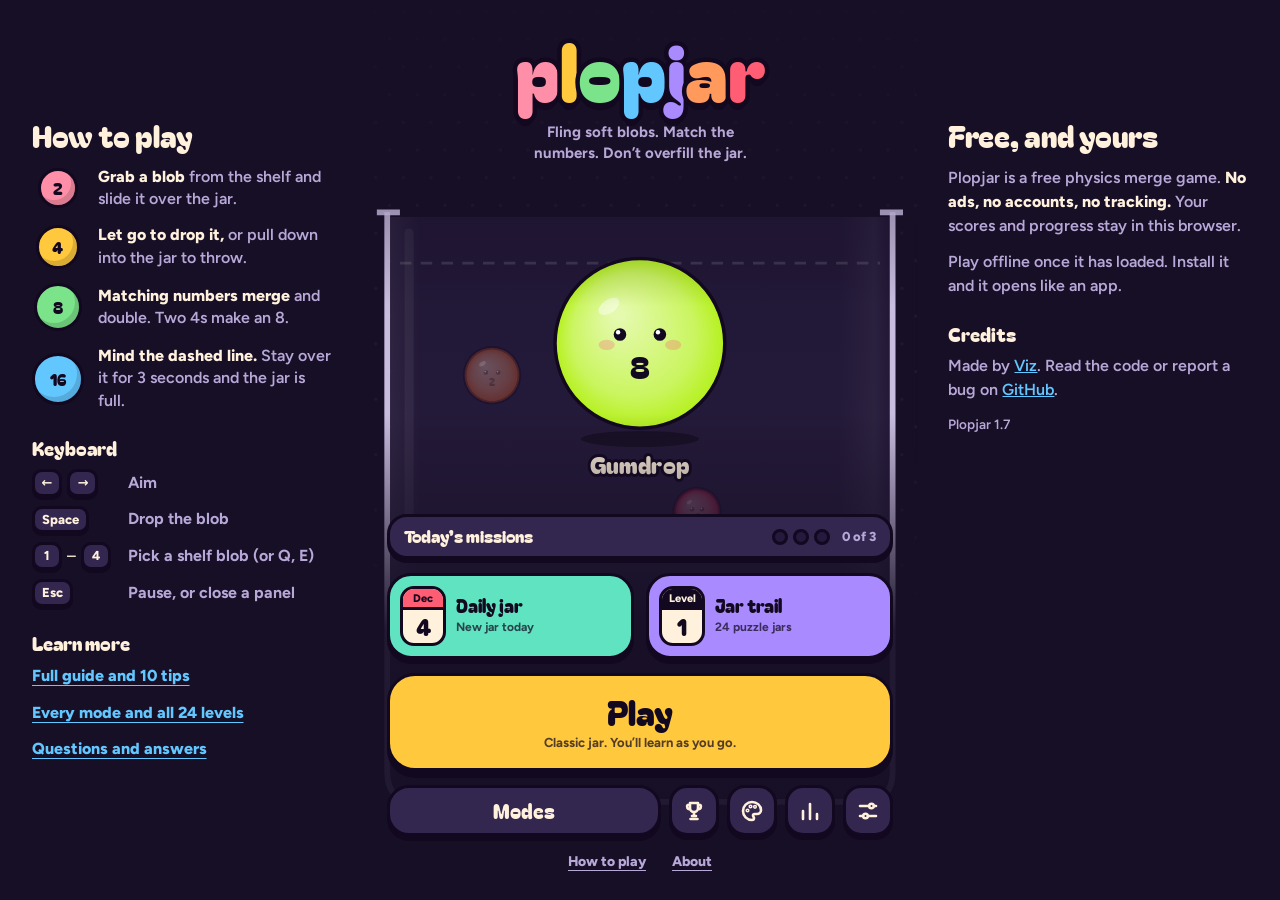
<file: index.html>
<!doctype html>
<html lang="en">
<head>
<meta charset="utf-8">
<meta name="viewport" content="width=device-width,initial-scale=1,viewport-fit=cover">
<meta name="theme-color" content="#170F26">
<meta name="apple-mobile-web-app-capable" content="yes">
<meta name="mobile-web-app-capable" content="yes">
<meta name="apple-mobile-web-app-title" content="Plopjar">
<meta name="apple-mobile-web-app-status-bar-style" content="black-translucent">
<title>Plopjar: Free Number Merge Game in Your Browser, No Ads</title>
<meta name="description" content="Free physics merge game in your browser. Fling squishy number blobs into a jar and merge matches to double them. Six modes, daily jar, 24 puzzles. No ads.">
<meta name="robots" content="index,follow,max-image-preview:large">
<meta name="color-scheme" content="dark">
<link rel="canonical" href="https://plopjar.viztf.lol/">
<meta name="author" content="Viz">
<meta property="og:type" content="website">
<meta property="og:site_name" content="Plopjar">
<meta property="og:locale" content="en_US">
<meta property="og:title" content="Plopjar – Fling squishy blobs, merge matching numbers">
<meta property="og:description" content="A free physics merge game in your browser. Six modes, a daily jar and 24 puzzles. Works offline, no ads, no sign-up.">
<meta property="og:url" content="https://plopjar.viztf.lol/">
<meta property="og:image" content="https://plopjar.viztf.lol/og-image.png">
<meta property="og:image:type" content="image/png">
<meta property="og:image:width" content="1200">
<meta property="og:image:height" content="630">
<meta property="og:image:alt" content="Plopjar: fling squishy blobs, merge matching numbers. Free in your browser, works offline, no ads">
<meta name="twitter:card" content="summary_large_image">
<meta name="twitter:title" content="Plopjar – Fling squishy blobs, merge matching numbers">
<meta name="twitter:description" content="A free physics merge game in your browser. Six modes, a daily jar and 24 puzzles. Works offline, no ads, no sign-up.">
<meta name="twitter:image" content="https://plopjar.viztf.lol/og-image.png">
<meta name="twitter:image:alt" content="Plopjar: fling squishy blobs, merge matching numbers. Free in your browser, works offline, no ads">
<link rel="alternate" type="text/plain" href="/llms.txt" title="Plopjar summary for AI assistants">
<script type="application/ld+json">
{"@context":"https://schema.org","@graph":[
{"@type":"WebSite","@id":"https://plopjar.viztf.lol/#website","url":"https://plopjar.viztf.lol/","name":"Plopjar","inLanguage":"en",
"description":"A free physics merge puzzle game you play in your browser.","publisher":{"@id":"https://viztf.lol/#person"}},
{"@type":"Person","@id":"https://viztf.lol/#person","name":"Viz","url":"https://viztf.lol","jobTitle":"Freelance Web Designer & Developer","sameAs":["https://github.com/viztfxyz"]},
{"@type":["VideoGame","WebApplication"],"@id":"https://plopjar.viztf.lol/#game","name":"Plopjar","url":"https://plopjar.viztf.lol/",
"description":"Plopjar is a free physics merge puzzle game for the browser. Fling squishy numbered blobs into a glass jar; two matching blobs merge into one worth double. Six modes (Classic, Slim, Threes, Sprint, Zen, Chaos), a daily jar that is the same for every player, 24 puzzle levels, daily missions, 29 achievements and 8 themes. Works offline, with no ads, accounts or tracking.",
"image":["https://plopjar.viztf.lol/og-image.png","https://plopjar.viztf.lol/icon-512.png"],
"screenshot":["https://plopjar.viztf.lol/img/play.webp","https://plopjar.viztf.lol/img/slim.webp","https://plopjar.viztf.lol/img/threes.webp","https://plopjar.viztf.lol/shot-wide.png"],
"author":{"@id":"https://viztf.lol/#person"},"creator":{"@id":"https://viztf.lol/#person"},"publisher":{"@id":"https://viztf.lol/#person"},
"isPartOf":{"@id":"https://plopjar.viztf.lol/#website"},
"applicationCategory":"GameApplication","applicationSubCategory":"Puzzle game","genre":["Puzzle","Casual","Merge game","Physics game"],
"gamePlatform":["Web browser","iOS","Android","Windows","macOS","Linux","ChromeOS"],"operatingSystem":"Any",
"browserRequirements":"Requires JavaScript and HTML5 canvas","softwareVersion":"1.7","playMode":"SinglePlayer","numberOfPlayers":{"@type":"QuantitativeValue","value":1},
"inLanguage":"en","isAccessibleForFree":true,
"featureList":["Six game modes: Classic, Slim, Threes, Sprint, Zen and Chaos","Daily jar, the same for every player","24 puzzle levels with three-star ratings","Three daily missions","29 achievements and 8 unlockable themes","Combos up to x5, Shake and Pop power-ups, rainbow wildcard blobs","Game replays at up to 8x speed","Works offline as an installable web app","No ads, no accounts, no tracking"],
"offers":{"@type":"Offer","price":"0","priceCurrency":"USD","availability":"https://schema.org/InStock"},
"subjectOf":[{"@id":"https://plopjar.viztf.lol/how-to-play/#article"},{"@id":"https://plopjar.viztf.lol/game-modes/#article"},{"@id":"https://plopjar.viztf.lol/faq/#faq"}]}
]}
</script>
<link rel="manifest" href="manifest.webmanifest">
<link rel="icon" href="icon.svg" type="image/svg+xml">
<link rel="apple-touch-icon" href="icon-180.png">
<link rel="preload" href="fonts/bagel-fat-one-latin.woff2" as="font" type="font/woff2" crossorigin>
<link rel="preload" href="fonts/figtree-latin.woff2" as="font" type="font/woff2" crossorigin>
<style>
/* fonts are self-hosted so no visitor data goes to a third party (both SIL Open Font License) */
@font-face{font-family:"Bagel Fat One";font-style:normal;font-weight:400;font-display:swap;src:url(fonts/bagel-fat-one-latin.woff2) format("woff2")}
@font-face{font-family:Figtree;font-style:normal;font-weight:300 900;font-display:swap;src:url(fonts/figtree-latin.woff2) format("woff2")}
:root{
  --bg:#170F26; --sheet:#251A3D; --well:#33264F; --ink:#12081F; --cream:#FFF1DC; --mute:#B8A8D8;
  --yolk:#FFC83D; --sky:#63C7FF; --grape:#A98BFF; --cherry:#FF5D73; --mint:#5FE3C0;
  --d:"Bagel Fat One",ui-rounded,system-ui,sans-serif; --b:Figtree,ui-rounded,system-ui,sans-serif;
}
*{box-sizing:border-box;-webkit-tap-highlight-color:transparent}
[hidden]{display:none!important}
.screen,.sheet .card{zoom:var(--z,1)}
html,body{margin:0;height:100%;overscroll-behavior:none;background:var(--bg);color:var(--cream);overflow:hidden;touch-action:none;user-select:none;-webkit-user-select:none;
  font:500 16px/1.4 var(--b);transition:background .4s}
#wrap{position:relative;margin:0 auto;overflow:hidden}
canvas{display:block;width:100%;height:100%;cursor:crosshair}
button{font:inherit;color:inherit;cursor:pointer;-webkit-appearance:none;appearance:none}
button:focus-visible,input:focus-visible{outline:3px solid var(--cream);outline-offset:3px}
svg.i{width:24px;height:24px;stroke:currentColor;fill:none;stroke-width:2.6;stroke-linecap:round;stroke-linejoin:round;flex:none}

/* ---------- squishy buttons: same ink-outline language as the blobs ---------- */
.gum{--c:var(--yolk);display:block;border:3px solid var(--ink);background:var(--c);color:var(--ink);border-radius:22px;padding:13px 18px;
  font:400 20px/1.05 var(--d);box-shadow:0 5px 0 var(--ink);transition:transform .1s cubic-bezier(.3,1.7,.5,1),box-shadow .1s;text-align:center}
.gum:active{transform:translateY(4px) scale(1.03,.95);box-shadow:0 1px 0 var(--ink)}
.gum small{display:block;font:700 13px/1.2 var(--b);opacity:.72;margin-top:5px}
.gum.big{width:100%;font-size:34px;padding:18px;border-radius:28px;box-shadow:0 7px 0 var(--ink)}
.gum.big:active{transform:translateY(6px) scale(1.03,.94);box-shadow:0 1px 0 var(--ink)}
.gum.soft{--c:var(--well);color:var(--cream)}
.ib{width:54px;height:54px;flex:none;display:grid;place-items:center;padding:0;border:3px solid var(--ink);border-radius:18px;background:var(--well);color:var(--cream);
  box-shadow:0 4px 0 var(--ink);transition:transform .1s,box-shadow .1s}
.ib:active{transform:translateY(3px);box-shadow:0 1px 0 var(--ink)}
.ib[aria-pressed=false]{color:var(--mute)}
.ib[aria-pressed=false] svg{opacity:.5}
.row{display:flex;gap:12px;align-items:stretch}
.row>.gum{flex:1;min-width:0}

/* ---------- in-game pause ---------- */
#pauseBtn{position:absolute;top:calc(var(--s,1)*20px);left:calc(var(--s,1)*18px);width:calc(var(--s,1)*48px);height:auto;aspect-ratio:1;border-radius:16px;display:none;z-index:4}

/* ---------- main menu ---------- */
.screen{position:absolute;inset:0;display:none;flex-direction:column;padding:30px 24px 22px}
.screen.on{display:flex}
#menu{background:linear-gradient(to bottom,color-mix(in srgb,var(--bg) 82%,transparent) 0%,transparent 34%,transparent 46%,color-mix(in srgb,var(--bg) 94%,transparent) 70%)}
.logo{margin:0;display:flex;justify-content:center;font:400 78px/1 var(--d);letter-spacing:-.01em;cursor:pointer}
.logo span{display:inline-block;color:var(--c);-webkit-text-stroke:9px var(--ink);paint-order:stroke fill;text-shadow:0 7px 0 var(--ink);transform-origin:50% 92%}
.logo span.sq{animation:squish .62s cubic-bezier(.3,1.6,.5,1)}
@keyframes squish{0%{transform:none}22%{transform:scale(1.28,.7)}52%{transform:translateY(-10px) scale(.88,1.16)}100%{transform:none}}
.tag{margin:14px auto 0;max-width:30ch;text-align:center;color:var(--mute);font-weight:700;font-size:15px}
.foot{margin-top:auto;display:flex;flex-direction:column;gap:14px}
.daily{display:flex;align-items:center;gap:14px;width:100%;text-align:left;border:3px solid var(--ink);border-radius:24px;background:var(--mint);color:var(--ink);
  padding:12px 16px 12px 12px;box-shadow:0 5px 0 var(--ink);transition:transform .1s cubic-bezier(.3,1.7,.5,1),box-shadow .1s}
.daily:active{transform:translateY(4px) scale(1.02,.96);box-shadow:0 1px 0 var(--ink)}
.cal{width:52px;flex:none;border:3px solid var(--ink);border-radius:14px;background:var(--cream);overflow:hidden;text-align:center;line-height:1}
.cal small{display:block;background:var(--cherry);color:var(--ink);font:800 11px/1 var(--b);padding:4px 0 3px;border-bottom:3px solid var(--ink)}
.cal b{display:block;font:400 22px/1 var(--d);padding:5px 0 6px}
.daily .t{flex:1;min-width:0}
.daily .t b{display:block;font:400 21px/1.1 var(--d)}
.daily .t small{display:block;font-weight:700;font-size:13px;opacity:.72;margin-top:3px}
.daily .stk{font:400 15px/1.1 var(--d);text-align:right;white-space:nowrap}
.daily .stk:empty{display:none}
.tools{display:flex;gap:8px}
.tools .gum{flex:1;min-width:0;padding:12px 8px}
.tools .ib{width:50px;height:auto;min-height:50px}

/* ---------- bottom sheets ---------- */
.sheet{position:absolute;inset:0;display:none;flex-direction:column;justify-content:flex-end;background:rgba(10,4,20,.5);z-index:6}
.sheet.on{display:flex}
.sheet.clear{background:transparent;pointer-events:none}
.sheet.clear .card{pointer-events:auto}
.card{background:var(--sheet);border:3px solid var(--ink);border-bottom:0;border-radius:32px 32px 0 0;padding:12px 22px 22px;
  max-height:90%;overflow-y:auto;touch-action:pan-y;animation:up .34s cubic-bezier(.2,1.15,.3,1);box-shadow:0 -6px 0 rgba(0,0,0,.18)}
.card .handle{height:30px;margin:-12px -22px 4px;display:grid;place-items:center;touch-action:none;cursor:grab}
.card .handle::before{content:"";width:46px;height:6px;border-radius:3px;background:var(--well)}
#splash{position:absolute;inset:0;z-index:50;display:grid;place-items:center;align-content:center;gap:18px;background:var(--bg);transition:opacity .45s ease}
#splash.gone{opacity:0;pointer-events:none}
#splash .dots{display:flex;gap:8px}#splash .dots i{width:12px;height:12px;border-radius:50%;border:3px solid var(--ink);background:var(--yolk);animation:hop .9s ease-in-out infinite}
#splash .dots i:nth-child(2){background:var(--sky);animation-delay:.15s}#splash .dots i:nth-child(3){background:var(--cherry);animation-delay:.3s}
@keyframes hop{0%,100%{transform:translateY(0) scale(1,1)}40%{transform:translateY(-10px) scale(.9,1.1)}60%{transform:translateY(0) scale(1.2,.8)}}
.lvhead{display:flex;align-items:center;gap:16px;margin:4px 0 14px}
.lvhead img{width:84px;height:84px;flex:none}
.lvhead .goal{font:400 26px/1.1 var(--d)}
.chips{display:flex;flex-wrap:wrap;gap:8px;margin:0 0 14px}
.chip{border:3px solid var(--ink);border-radius:99px;padding:5px 11px;font-weight:800;font-size:13px;background:var(--well)}
.chip.tw{background:#FF9A5C;color:var(--ink)}
.parline{display:grid;gap:6px;margin:0 0 16px}
.parline div{display:flex;align-items:center;gap:10px;font-weight:800;color:var(--mute)}
.parline .stars{margin:0;gap:2px;justify-content:flex-start}
.parline .stars i{width:16px;height:16px}
.parline .stars i.on{background:var(--yolk)}
.ver{margin:16px 0 0;text-align:center;color:#6E5F92;font-weight:700;font-size:12px}
@keyframes up{from{transform:translateY(105%)}}
.card h2{margin:0;font:400 32px/1.05 var(--d)}
.lede{margin:6px 0 18px;color:var(--mute);font-weight:700;font-size:14px}
.card .done{margin-top:18px;width:100%}

.modes{display:grid;gap:12px}
.mode{display:flex;align-items:center;gap:14px;width:100%;text-align:left;border:3px solid var(--ink);border-radius:22px;background:var(--c);color:var(--ink);
  padding:12px 16px 12px 12px;box-shadow:0 5px 0 var(--ink);transition:transform .1s cubic-bezier(.3,1.7,.5,1),box-shadow .1s}
.mode:active{transform:translateY(4px) scale(1.02,.96);box-shadow:0 1px 0 var(--ink)}
.mode svg{width:42px;height:42px;flex:none}
.mode .t{flex:1;min-width:0}
.mode .t b{display:block;font:400 21px/1.1 var(--d)}
.mode .t small{display:block;font-weight:700;font-size:13px;line-height:1.3;opacity:.74;margin-top:2px}
.mode .pb{text-align:right;font:400 18px/1 var(--d);white-space:nowrap}
.mode .pb small{display:block;font:800 11px/1 var(--b);opacity:.6;margin-top:4px}
.linkbtn{display:block;margin:18px auto 0;background:none;border:0;color:var(--mute);font-weight:800;font-size:15px;text-decoration:underline;text-underline-offset:4px;padding:6px}

.tiles{display:grid;grid-template-columns:repeat(auto-fit,minmax(118px,1fr));gap:10px}
.tile{background:var(--well);border:3px solid var(--ink);border-radius:18px;padding:12px 10px;text-align:center}
.tile b{display:block;font:400 24px/1.1 var(--d)}
.tile small{display:block;color:var(--mute);font-weight:700;font-size:12.5px;margin-top:3px}

.achs{display:grid;gap:10px}
.ach{display:flex;gap:12px;align-items:center;padding:10px 12px;border-radius:18px;background:var(--well);border:3px solid var(--ink)}
.coin{width:40px;height:40px;flex:none;display:grid;place-items:center;border-radius:50%;border:3px solid var(--ink);background:transparent;color:var(--mute)}
.ach.got .coin{background:var(--c);color:var(--ink);box-shadow:0 3px 0 var(--ink)}
.ach .coin svg{width:20px;height:20px}
.ach b{display:block;font:400 17px/1.15 var(--d)}
.ach small{display:block;color:var(--mute);font-weight:700;font-size:12.5px;line-height:1.3}
.ach:not(.got) b{color:var(--mute)}

.themes{display:grid;grid-template-columns:1fr 1fr;gap:12px}
.th{text-align:left;padding:10px;border-radius:20px;border:3px solid var(--ink);background:var(--well);box-shadow:0 4px 0 var(--ink)}
.th .jm{display:flex;flex-wrap:wrap;align-content:flex-end;justify-content:center;gap:3px;height:70px;padding:8px;border-radius:12px;border:3px solid var(--ink);background:var(--tb);margin-bottom:8px}
.th .jm i{width:20px;height:20px;border-radius:50%;border:2px solid var(--ink)}
.th .jm i:nth-child(2n){width:15px;height:15px}
.th b{display:block;font:400 17px/1.1 var(--d)}
.th small{display:block;color:var(--mute);font-weight:700;font-size:12px;margin-top:2px}
.th.sel{border-color:var(--yolk);box-shadow:0 4px 0 var(--yolk)}
.th.lock{opacity:.5}

.tog{display:flex;justify-content:space-between;align-items:center;gap:12px;padding:14px 2px;border-bottom:3px solid var(--well);font-weight:800}
.tog:last-of-type{border-bottom:0}
.tog input{appearance:none;-webkit-appearance:none;width:56px;height:32px;flex:none;border:3px solid var(--ink);border-radius:20px;background:var(--well);position:relative;cursor:pointer;transition:background .15s;margin:0}
.tog input::after{content:"";position:absolute;top:2px;left:2px;width:22px;height:22px;border-radius:50%;background:var(--mute);border:2px solid var(--ink);box-sizing:border-box;transition:transform .18s cubic-bezier(.3,1.6,.5,1),background .15s}
.tog input:checked{background:var(--mint)}
.tog input:checked::after{transform:translateX(24px);background:var(--cream)}

.help h3{margin:18px 0 6px;font:400 20px/1.1 var(--d);color:var(--cream)}
.help p{margin:0 0 12px;color:var(--mute);font-weight:600;line-height:1.5}
.help b{color:var(--cream);font-weight:800}
.help .guides a,a.linkbtn{color:var(--sky)}
a.linkbtn{text-align:center;text-decoration:underline}

/* game over */
.ohead{display:flex;align-items:center;gap:12px}
.ohead .oimg{width:64px;height:64px;flex:none;margin:-6px -4px -6px -8px}
.ohead>div:not(.sticker){flex:1;min-width:0}
.ohead .sticker{flex:none}
.oscore{font:400 64px/1 var(--d);margin:6px 0 2px;color:var(--cream);-webkit-text-stroke:8px var(--ink);paint-order:stroke fill;text-shadow:0 5px 0 var(--ink)}
.sticker{display:none;align-self:center;transform:rotate(-7deg);background:var(--yolk);color:var(--ink);border:3px solid var(--ink);border-radius:14px;padding:7px 12px;
  font:400 18px/1 var(--d);box-shadow:0 4px 0 var(--ink);animation:stick .5s cubic-bezier(.3,1.8,.5,1) both .35s}
@keyframes stick{from{transform:rotate(-30deg) scale(0)}}
.recs{list-style:none;margin:16px 0 0;padding:0;display:grid;gap:6px}
.recs li{display:flex;align-items:center;gap:12px;padding:7px 12px;border-radius:14px;background:var(--well);font-weight:800}
.recs li span{width:20px;color:var(--mute)}
.recs li b{font:400 17px/1 var(--d);flex:1}
.recs li small{color:var(--mute);font-weight:700}
.recs li.me{background:var(--yolk);color:var(--ink)}
.recs li.me span,.recs li.me small{color:var(--ink);opacity:.7}
.ogo{margin-top:18px}
.ogo .row{margin-top:14px}

/* toast + replay */
#toast{position:absolute;left:50%;top:calc(var(--s,1)*300px);transform:translate(-50%,-30px) scale(.8);opacity:0;transition:transform .35s cubic-bezier(.3,1.6,.5,1),opacity .2s;z-index:9;
  pointer-events:none;background:var(--yolk);color:var(--ink);border:3px solid var(--ink);border-radius:18px;padding:10px 16px;box-shadow:0 5px 0 var(--ink);width:max-content;max-width:86%}
#toast.on{transform:translate(-50%,0) rotate(-1.5deg);opacity:1}
#toast b{display:block;font:400 18px/1.1 var(--d)}
#toast small{display:block;font-weight:700;font-size:13px;opacity:.75}
#replayBar{position:absolute;left:50%;bottom:calc(var(--s,1)*16px);transform:translateX(-50%);display:none;gap:8px;align-items:center;z-index:5;
  background:var(--sheet);border:3px solid var(--ink);border-radius:20px;padding:6px;box-shadow:0 5px 0 var(--ink)}
#replayBar.on{display:flex}
#replayBar .lab{font:400 16px var(--d);padding:0 6px 0 8px}
#replayBar button{border:3px solid var(--ink);background:var(--well);color:var(--cream);border-radius:12px;padding:6px 10px;font:400 15px var(--d)}
#replayBar button.sel{background:var(--yolk);color:var(--ink)}
/* menu duo cards, jar trail */
.duo{display:grid;grid-template-columns:1fr 1fr;gap:12px}
.duo .daily{padding:10px 10px 10px 10px;gap:10px}
.duo .daily .t b{font-size:18px}
.duo .daily .t small{font-size:12px}
.duo .cal{width:46px}
.daily.trail{background:var(--grape)}
.cal.lvb small{background:var(--ink);color:var(--cream)}
.lvgrid{display:grid;grid-template-columns:repeat(4,1fr);gap:10px}
.lv{aspect-ratio:1;border:3px solid var(--ink);border-radius:20px;background:var(--c);color:var(--ink);box-shadow:0 4px 0 var(--ink);display:flex;flex-direction:column;
  align-items:center;justify-content:center;gap:5px;padding:0;transition:transform .1s cubic-bezier(.3,1.7,.5,1),box-shadow .1s}
.lv:active{transform:translateY(3px) scale(1.03,.95);box-shadow:0 1px 0 var(--ink)}
.lv b{font:400 26px/1 var(--d)}
.lv b svg{width:22px;height:22px}
.lv .ls{display:flex;gap:2px}
.lv .ls i,.stars i{width:12px;height:12px;background:rgba(18,8,31,.22);clip-path:polygon(50% 0,62% 35%,98% 35%,69% 57%,79% 92%,50% 71%,21% 92%,31% 57%,2% 35%,38% 35%)}
.lv .ls i.on{background:var(--ink)}
.lv.lock{background:var(--well);color:var(--mute)}
.lv.next{outline:3px solid var(--cream);outline-offset:3px}
.stars{display:flex;justify-content:center;align-items:flex-end;gap:8px;margin:14px 0 6px}
.star svg{width:64px;height:64px;fill:var(--well);stroke:var(--ink);stroke-width:1.5;stroke-linejoin:round;display:block}
.star:nth-child(2) svg{width:84px;height:84px}
.star.on svg{fill:var(--yolk)}
.star.on{animation:starpop .55s cubic-bezier(.3,1.8,.5,1) both}
@keyframes starpop{from{transform:scale(0) rotate(-40deg)}}
/* missions, collection */
.miss{display:flex;align-items:center;gap:12px;width:100%;text-align:left;border:3px solid var(--ink);border-radius:20px;background:var(--well);color:var(--cream);
  padding:10px 14px;box-shadow:0 4px 0 var(--ink);transition:transform .1s cubic-bezier(.3,1.7,.5,1),box-shadow .1s}
.miss:active{transform:translateY(3px);box-shadow:0 1px 0 var(--ink)}
.miss b{font:400 17px/1.1 var(--d);flex:1}
.miss small{font-weight:800;font-size:13px;color:var(--mute)}
.pips{display:flex;gap:5px}.pips i{width:16px;height:16px;border-radius:50%;border:3px solid var(--ink);background:var(--sheet)}.pips i.on{background:var(--yolk)}
.mrow{padding:12px 14px;border-radius:18px;background:var(--well);border:3px solid var(--ink)}
.mrow .top{display:flex;justify-content:space-between;gap:10px;font-weight:800}
.mrow .top span{color:var(--mute);white-space:nowrap}
.bar{height:16px;margin-top:9px;border:3px solid var(--ink);border-radius:10px;background:var(--sheet);overflow:hidden}
.bar i{display:block;height:100%;background:var(--yolk)}
.mrow.done .bar i{background:var(--mint)}
.mrow.done .top span{color:var(--mint)}
.tabs{display:flex;gap:6px;padding:5px;border:3px solid var(--ink);border-radius:18px;background:var(--well);margin:0 0 16px}
.tabs button{flex:1;border:0;border-radius:12px;padding:9px;background:transparent;color:var(--mute);font:400 17px var(--d)}
.tabs button[aria-selected=true]{background:var(--cream);color:var(--ink);box-shadow:0 3px 0 var(--ink)}
.dex{display:grid;grid-template-columns:repeat(3,1fr);gap:10px}
.dx{background:var(--well);border:3px solid var(--ink);border-radius:18px;padding:8px 6px 10px;text-align:center}
.dx img,.dx .sil{width:68px;height:68px;display:block;margin:0 auto 4px}
.dx .sil{border-radius:50%;border:3px dashed #4A3B6B;display:grid;place-items:center;font:400 24px var(--d);color:#4A3B6B;width:56px;height:56px;margin:6px auto 10px}
.dx b{display:block;font:400 15px/1.1 var(--d)}
.dx small{display:block;color:var(--mute);font-weight:700;font-size:11.5px;line-height:1.25;margin-top:3px}
.dx.no b{color:var(--mute)}
@media (prefers-reduced-motion:reduce){*,*::before,*::after{animation:none!important;transition:none!important}}
html.calm *,html.calm *::before,html.calm *::after{animation:none!important;transition:none!important}
a{color:var(--sky)}
a:focus-visible{outline:3px solid var(--cream);outline-offset:3px;border-radius:6px}
.card h2:focus{outline:none} /* focused only so screen readers start at the sheet title */
.tag{text-wrap:balance}
.minis{display:flex;justify-content:center;flex-wrap:wrap;gap:4px 18px;margin-top:-4px}
.minis .linkbtn{margin:0;font-size:14px;padding:6px 4px}
.linkrow{display:flex;justify-content:center;flex-wrap:wrap;gap:0 22px}
.linkrow .linkbtn{margin-top:12px}
.linkbtn.warn{color:#FF8A9A}
.ver{color:var(--mute)}
#oStats,#lStats{grid-template-columns:repeat(3,1fr)}
#oStats .tile b,#lStats .tile b{font-size:21px}
.nextgoal{margin:14px 0 0;padding:10px 14px;border-radius:16px;background:var(--well);border:3px solid var(--ink);font-weight:700;font-size:14px;line-height:1.35;color:var(--cream)}
.nextgoal:empty{display:none}
.nextgoal b{display:block;font:400 15px/1.1 var(--d);color:var(--yolk);margin-bottom:2px}
.inst{margin-top:16px}
.inst .gum{width:100%;--c:var(--sky)}
.ioshint{margin:10px 0 0;color:var(--mute);font-weight:700;font-size:14px;line-height:1.4;text-align:center}
.ioshint b{color:var(--cream)}
#upd{position:absolute;top:calc(var(--s,1)*12px);left:50%;transform:translateX(-50%);z-index:8;display:flex;align-items:center;gap:10px;width:max-content;max-width:92%;
  background:var(--sheet);border:3px solid var(--ink);border-radius:18px;padding:6px 6px 6px 14px;box-shadow:0 5px 0 var(--ink);font-weight:800;font-size:14px}
#upd .gum{padding:8px 12px;font-size:16px;border-radius:14px;box-shadow:0 3px 0 var(--ink)}
#upd .x{width:36px;height:36px;border:0;background:none;color:var(--mute);font:400 22px/1 var(--d);padding:0}
kbd{display:inline-block;min-width:30px;padding:3px 7px;border:3px solid var(--ink);border-radius:10px;background:var(--well);box-shadow:0 3px 0 var(--ink);
  font:800 13px/1.2 var(--b);color:var(--cream);text-align:center}

/* ---------- desktop side rails: use the empty space beside the portrait jar ---------- */
.rail{display:none;position:fixed;top:max(16px,calc(50vh - 330px));width:var(--rw,280px);max-height:calc(100vh - 32px);overflow-y:auto;
  color:var(--cream);user-select:text;-webkit-user-select:text;touch-action:pan-y;transition:opacity .3s}
body.wide .rail{display:block}
#railL{left:calc(var(--side) / 2 - var(--rw) / 2)}
#railR{right:calc(var(--side) / 2 - var(--rw) / 2)}
body.playing .rail{opacity:.55}
body.playing .rail:hover,body.playing .rail:focus-within{opacity:1}
.rail h2{margin:0 0 14px;font:400 30px/1.05 var(--d)}
.rail h3{margin:26px 0 10px;font:400 19px/1.1 var(--d)}
.rail p{margin:0 0 12px;font-weight:600;line-height:1.5;color:var(--mute)}
.rail p b{color:var(--cream);font-weight:800}
.steps{list-style:none;margin:0;padding:0;display:grid;gap:14px}
.steps li{display:grid;grid-template-columns:52px 1fr;gap:14px;align-items:center;font-weight:600;line-height:1.4;color:var(--mute)}
.steps li b{color:var(--cream);font-weight:800}
.steps .pip{justify-self:center;width:40px;height:40px;flex:none;display:grid;place-items:center;border-radius:50%;border:3px solid var(--ink);background:var(--c);color:var(--ink);
  font:400 16px/1 var(--d);box-shadow:inset -4px -5px 0 rgba(0,0,0,.14)}
.steps li:nth-child(2) .pip{width:44px;height:44px}.steps li:nth-child(3) .pip{width:48px;height:48px}.steps li:nth-child(4) .pip{width:52px;height:52px}
.keys{margin:0;display:grid;gap:9px}
.keys div{display:flex;align-items:center;gap:12px}
.keys dt{display:flex;align-items:center;gap:5px;min-width:84px}
.keys dd{margin:0;font-weight:700;color:var(--mute)}
.rail .glinks{list-style:none;margin:0;padding:0;display:grid;gap:10px}
.rail .glinks a{display:inline-block;font-weight:800;font-size:16px;text-underline-offset:4px;padding:2px 0}
.rail .small{font-size:13.5px}
</style>
</head>
<body>
<noscript><div style="padding:32px 24px;max-width:36rem;margin:0 auto"><h1>Plopjar</h1><p>Plopjar is a free merge puzzle game for your browser. Fling squishy numbered blobs into a jar, merge matching numbers and don't let the jar overflow. It needs JavaScript to run, so please turn it on to play.</p><p><a href="/how-to-play/" style="color:#63C7FF">How to play</a> · <a href="/game-modes/" style="color:#63C7FF">Game modes</a> · <a href="/faq/" style="color:#63C7FF">FAQ</a></p></div></noscript>
<div id="safe" aria-hidden="true" style="position:fixed;top:0;left:0;width:0;height:0;visibility:hidden;pointer-events:none;padding-top:max(env(safe-area-inset-top),var(--fake-top,0px));padding-bottom:max(env(safe-area-inset-bottom),var(--fake-bottom,0px))"></div>
<main id="wrap">
  <div id="splash" aria-hidden="true"><div class="logo" id="splashLogo"><span style="--c:#FF8FA8">p</span><span style="--c:#FFC83D">l</span><span style="--c:#7BE38A">o</span><span style="--c:#63C7FF">p</span><span style="--c:#A98BFF">j</span><span style="--c:#FF9A5C">a</span><span style="--c:#FF5D73">r</span></div><div class="dots"><i></i><i></i><i></i></div></div>
  <canvas id="c" aria-label="Plopjar game"></canvas>
  <button class="ib" id="pauseBtn" aria-label="Pause"><svg class="i" viewBox="0 0 24 24"><path d="M9 6v12M15 6v12"/></svg></button>

  <section class="screen" id="menu">
    <h1 class="logo" id="logo" aria-label="Plopjar"><span style="--c:#FF8FA8">p</span><span style="--c:#FFC83D">l</span><span style="--c:#7BE38A">o</span><span style="--c:#63C7FF">p</span><span style="--c:#A98BFF">j</span><span style="--c:#FF9A5C">a</span><span style="--c:#FF5D73">r</span></h1>
    <p class="tag">Fling soft blobs. Match the numbers. Don’t overfill the jar.</p>
    <div class="foot">
      <button class="miss" data-go="missions"><b>Today’s missions</b><span class="pips" id="mPips"></span><small id="mCount"></small></button>
      <div class="duo">
        <button class="daily" id="dailyBtn">
          <span class="cal"><small id="calM"></small><b id="calD"></b></span>
          <span class="t"><b>Daily jar</b><small id="dailySub"></small></span>
        </button>
        <button class="daily trail" id="trailBtn">
          <span class="cal lvb"><small>Level</small><b id="trailN">1</b></span>
          <span class="t"><b>Jar trail</b><small id="trailSub"></small></span>
        </button>
      </div>
      <button class="gum big" id="playBtn">Play</button>
      <div class="tools">
        <button class="gum soft" data-go="modes">Modes</button>
        <button class="ib" data-go="ach" aria-label="Collection and achievements"><svg class="i" viewBox="0 0 24 24"><path d="M8 4h8v5a4 4 0 0 1-8 0V4zM8 6H5.5a2.5 2.5 0 0 0 2.6 4M16 6h2.5a2.5 2.5 0 0 1-2.6 4M12 13v4M8.5 20h7M10 17h4"/></svg></button>
        <button class="ib" data-go="themes" aria-label="Themes"><svg class="i" viewBox="0 0 24 24"><path d="M12 3a9 9 0 1 0 0 18c1.4 0 2-.9 2-1.9 0-1.2-1-1.6-1-2.6 0-1 .8-1.5 1.8-1.5H17a4 4 0 0 0 4-4C21 6.6 17 3 12 3z"/><circle cx="7.5" cy="11.5" r=".8"/><circle cx="10.5" cy="7.5" r=".8"/><circle cx="15" cy="7.8" r=".8"/></svg></button>
        <button class="ib" data-go="stats" aria-label="Stats"><svg class="i" viewBox="0 0 24 24"><path d="M5 20v-8M12 20V5M19 20v-5"/></svg></button>
        <button class="ib" data-go="settings" aria-label="Settings"><svg class="i" viewBox="0 0 24 24"><path d="M4 7h9M18 7h2M4 17h3M12 17h8"/><circle cx="15.5" cy="7" r="2.3"/><circle cx="9.5" cy="17" r="2.3"/></svg></button>
      </div>
      <nav class="minis" aria-label="More">
        <button class="linkbtn" id="newBtn" hidden>New game</button>
        <button class="linkbtn" data-go="help">How to play</button>
        <button class="linkbtn" data-go="about">About</button>
      </nav>
    </div>
  </section>

  <section class="sheet" id="modes"><div class="card">
    <h2>Modes</h2><p class="lede">Each mode keeps its own best score.</p>
    <div class="modes" id="modeList"></div>
    <div class="linkrow"><button class="linkbtn" data-go="help">How to play</button><a class="linkbtn guide" href="/game-modes/">All modes and 24 levels explained</a></div>
    <button class="gum soft done" data-go="menu">Done</button>
  </div></section>

  <section class="sheet" id="pause"><div class="card">
    <h2>Paused</h2><p class="lede" id="pInfo"></p>
    <button class="gum big" id="pResume">Resume</button>
    <div class="row" style="margin-top:14px">
      <button class="gum soft" id="pRestart">Restart</button>
      <button class="gum soft" id="pQuit">Save and quit</button>
    </div>
    <div class="row" style="margin-top:14px;justify-content:center">
      <button class="ib" id="pSound" aria-label="Sound effects" aria-pressed="true"><svg class="i" viewBox="0 0 24 24"><path d="M4 10v4h4l5 4V6l-5 4H4zM16.5 9a4 4 0 0 1 0 6"/></svg></button>
      <button class="ib" id="pMusic" aria-label="Music" aria-pressed="true"><svg class="i" viewBox="0 0 24 24"><path d="M9 18V6l10-2v12"/><circle cx="6.5" cy="18" r="2.5"/><circle cx="16.5" cy="16" r="2.5"/></svg></button>
    </div>
    <button class="linkbtn" data-go="help">How to play</button>
  </div></section>

  <section class="sheet" id="levels"><div class="card">
    <h2>Jar trail</h2><p class="lede" id="lvLede"></p>
    <div class="lvgrid" id="lvGrid"></div>
    <button class="gum soft done" data-go="menu">Done</button>
  </div></section>

  <section class="sheet" id="lvinfo"><div class="card">
    <h2 id="liTitle"></h2>
    <div class="lvhead"><img id="liImg" alt=""><div><div class="goal" id="liGoal"></div><p class="lede" id="liThrows" style="margin:4px 0 0"></p></div></div>
    <div class="chips" id="liChips"></div>
    <div class="parline" id="liPar"></div>
    <button class="gum big" id="liPlay">Play</button>
    <button class="linkbtn" data-go="levels">Back to all levels</button>
  </div></section>

  <section class="sheet clear" id="lvl"><div class="card">
    <h2 id="lTitle"></h2><p class="lede" id="lSub" style="margin-bottom:0"></p>
    <div class="stars" id="lStars"></div>
    <div class="tiles" id="lStats"></div>
    <div class="ogo">
      <button class="gum big" id="lNext">Next level</button>
      <div class="row"><button class="gum soft" id="lRetry">Try again</button><button class="gum soft" id="lReplay">Replay</button><button class="gum soft" id="lMap">All levels</button></div>
    </div>
  </div></section>

  <section class="sheet clear" id="over"><div class="card">
    <div class="ohead"><img class="oimg" id="oImg" alt=""><div><h2 id="oTitle">Jar’s full</h2><p class="lede" id="oSub" style="margin:4px 0 0"></p></div><div class="sticker" id="oBest">New best</div></div>
    <div class="oscore" id="oScore">0</div>
    <div class="tiles" id="oStats" style="margin-top:12px"></div>
    <ol class="recs" id="oRecs" aria-label="Your top scores"></ol>
    <p class="nextgoal" id="oNext"></p>
    <div class="ogo">
      <button class="gum big" id="oAgain">Play again</button>
      <div class="row"><button class="gum soft" id="oReplay">Replay</button><button class="gum soft" id="oShare">Share</button><button class="gum soft" id="oMenu">Menu</button></div>
    </div>
  </div></section>

  <section class="sheet" id="ach"><div class="card">
    <h2>Collection</h2><p class="lede" id="achLede"></p>
    <div class="tabs" role="tablist" aria-label="Collection"><button role="tab" id="tabDex" aria-selected="true" aria-controls="dexList">Blobs</button><button role="tab" id="tabAch" aria-selected="false" aria-controls="achList">Achievements</button></div>
    <div class="dex" id="dexList" role="tabpanel" aria-labelledby="tabDex"></div>
    <div class="achs" id="achList" role="tabpanel" aria-labelledby="tabAch" hidden></div>
    <button class="gum soft done" data-go="menu">Done</button>
  </div></section>

  <section class="sheet" id="missions"><div class="card">
    <h2>Today’s missions</h2><p class="lede">New missions every day. Each one you finish earns a star toward themes.</p>
    <div class="achs" id="missionList"></div>
    <button class="gum soft done" data-go="menu">Done</button>
  </div></section>

  <section class="sheet" id="themes"><div class="card">
    <h2>Themes</h2><p class="lede" id="themeLede">Stars from achievements and missions unlock more.</p>
    <div class="themes" id="themeList"></div>
    <button class="gum soft done" data-go="menu">Done</button>
  </div></section>

  <section class="sheet" id="stats"><div class="card">
    <h2>Your stats</h2><p class="lede">Everything you’ve done on this device.</p>
    <div class="tiles" id="statGrid"></div>
    <button class="gum soft done" data-go="menu">Done</button>
  </div></section>

  <section class="sheet" id="settings"><div class="card">
    <h2>Settings</h2><p class="lede">Saved on this device.</p>
    <label class="tog">Sound effects <input type="checkbox" id="sSound"></label>
    <label class="tog">Music <input type="checkbox" id="sMusic"></label>
    <label class="tog">Vibration <input type="checkbox" id="sHaptic"></label>
    <label class="tog">Screen shake <input type="checkbox" id="sShake"></label>
    <label class="tog">Aim guide <input type="checkbox" id="sAim"></label>
    <label class="tog">Reduce motion <input type="checkbox" id="sCalm"></label>
    <div class="inst"><button class="gum instBtn" hidden>Install Plopjar<small>Opens like an app and works offline</small></button><p class="ioshint" hidden>To install on iPhone or iPad, tap <b>Share</b> in Safari, then <b>Add to Home Screen</b>.</p></div>
    <button class="gum done" data-go="menu">Done</button>
    <div class="linkrow"><button class="linkbtn" data-go="about">About Plopjar</button><button class="linkbtn warn" id="sReset">Reset progress</button></div>
    <p class="ver"><span class="verNum">Plopjar</span>. Works offline once installed.</p>
  </div></section>

  <section class="sheet" id="ask"><div class="card">
    <h2 id="askT"></h2><p class="lede" id="askP"></p>
    <div class="row"><button class="gum soft" id="askNo">Cancel</button><button class="gum" id="askYes" style="--c:var(--cherry)"></button></div>
  </div></section>

  <section class="sheet" id="help"><div class="card help">
    <h2>How to play</h2><p class="lede">Takes a minute to learn.</p>
    <p><b>Grab any blob from the shelf</b> and slide it along the top of the jar. Let go and it floats down gently.</p>
    <p><b>Pull down into the jar to throw.</b> The further you pull, the harder it goes. Drop it back on the shelf to change your mind.</p>
    <p><b>Swap shelf blobs</b> by dragging one onto another. You get one swap after every throw. The small blob at the end of the shelf is coming next.</p>
    <p><b>Matching numbers merge</b> and double. Quick merges in a row build a combo. Matching neighbours on the shelf fuse on their own.</p>
    <p><b>Don’t overfill.</b> If blobs stay above the dashed line for 3 seconds, the game ends.</p>
    <p><b>Power-ups.</b> Merges charge the three dots at the bottom. Shake loosens a jammed jar. Pop removes one blob you tap.</p>
    <p><b>Rainbow blobs</b> merge with the first blob they touch.</p>
    <p><b>Jar trail</b> has 24 puzzle jars. Each has a goal and a limited number of throws. Finish in fewer throws for more stars.</p>
    <p><b>Chaos mode</b> changes a rule every 25 seconds: low gravity, wind, bouncy walls and more.</p>
    <p><b>Collect every blob.</b> Each number is a character. Bigger ones grow eyebrows, a sprout, a crown.</p>
    <p><b>Keyboard.</b> Arrow keys aim, Space drops, 1 to 4 or Q and E pick a shelf blob, Esc pauses.</p>
    <p class="guides"><a href="/how-to-play/">Full guide and 10 tips</a> · <a href="/faq/">FAQ</a></p>
    <button class="gum soft done" data-back>Done</button>
  </div></section>

  <section class="sheet" id="about"><div class="card help">
    <h2>About Plopjar</h2><p class="lede">A free merge puzzle game you play in your browser.</p>
    <p>Plopjar is a physics merge game. You fling soft, squishy number blobs into a glass jar. When two blobs with the same number touch, they merge into one blob with double the number. Chain merges together for combos, and keep the jar from filling past the line.</p>
    <h3>Offline and private</h3>
    <p>Plopjar works offline once installed and runs on phones, tablets and computers. There are no ads, no accounts, no analytics and no cookies, and the game sends nothing anywhere. Scores, settings and progress live only in this browser on this device. Reset progress in Settings erases them.</p>
    <div class="inst"><button class="gum instBtn" hidden>Install Plopjar<small>Opens like an app and works offline</small></button><p class="ioshint" hidden>To install on iPhone or iPad, tap <b>Share</b> in Safari, then <b>Add to Home Screen</b>.</p></div>
    <h3>Credits</h3>
    <p>Made by <a href="https://viztf.lol" rel="me">Viz</a>. The code is on <a href="https://github.com/viztfxyz/plopjar">GitHub</a>, where you can also report a bug. Type is set in Bagel Fat One and Figtree, both under the SIL Open Font License.</p>
    <h3>Game modes</h3>
    <p>Play the Classic jar, squeeze into the narrow Slim jar, merge in sets of three in Threes, race to 1024 in Sprint, relax in Zen with no game over, or try Chaos, where a rule changes every 25 seconds: low gravity, wind, bouncy walls and more. Every mode keeps its own best score.</p>
    <h3>Daily jar and missions</h3>
    <p>A new daily jar every day, the same for every player, plus daily missions that earn stars. Stars unlock new themes for the jar.</p>
    <h3>Jar trail puzzles</h3>
    <p>24 puzzle jars, each with a goal and a limited number of throws. Finish in fewer throws to earn up to three stars.</p>
    <h3>Collect every blob</h3>
    <p>Each number is its own character. Bigger blobs grow eyebrows, a sprout, then a crown. Fill your collection and unlock achievements.</p>
    <p class="guides"><a href="/how-to-play/">How to play</a> · <a href="/game-modes/">Game modes</a> · <a href="/faq/">FAQ</a></p>
    <p class="ver verNum">Plopjar</p>
    <button class="gum soft done" data-back>Done</button>
  </div></section>

  <div id="replayBar"><span class="lab">Replay</span>
    <button data-sp="1">1×</button><button class="sel" data-sp="2">2×</button><button data-sp="4">4×</button><button data-sp="8">8×</button>
    <button id="rExit" aria-label="Close replay">Close</button></div>
  <div id="toast" role="status"><b id="tName"></b><small id="tDesc"></small></div>
  <div id="upd" role="status" hidden><span>A new version of Plopjar is ready.</span><button class="gum" id="updGo">Reload</button><button class="x" id="updX" aria-label="Dismiss">×</button></div>
</main>

<aside class="rail" id="railL" aria-labelledby="railLh">
  <h2 id="railLh">How to play</h2>
  <ol class="steps">
    <li><span class="pip" style="--c:#FF8FA8" aria-hidden="true">2</span><span><b>Grab a blob</b> from the shelf and slide it over the jar.</span></li>
    <li><span class="pip" style="--c:#FFC83D" aria-hidden="true">4</span><span><b>Let go to drop it,</b> or pull down into the jar to throw.</span></li>
    <li><span class="pip" style="--c:#7BE38A" aria-hidden="true">8</span><span><b>Matching numbers merge</b> and double. Two 4s make an 8.</span></li>
    <li><span class="pip" style="--c:#63C7FF" aria-hidden="true">16</span><span><b>Mind the dashed line.</b> Stay over it for 3 seconds and the jar is full.</span></li>
  </ol>
  <h3>Keyboard</h3>
  <dl class="keys">
    <div><dt><kbd aria-label="Left arrow">←</kbd><kbd aria-label="Right arrow">→</kbd></dt><dd>Aim</dd></div>
    <div><dt><kbd>Space</kbd></dt><dd>Drop the blob</dd></div>
    <div><dt><kbd>1</kbd>–<kbd>4</kbd></dt><dd>Pick a shelf blob (or Q, E)</dd></div>
    <div><dt><kbd>Esc</kbd></dt><dd>Pause, or close a panel</dd></div>
  </dl>
  <h3>Learn more</h3>
  <ul class="glinks">
    <li><a href="/how-to-play/">Full guide and 10 tips</a></li>
    <li><a href="/game-modes/">Every mode and all 24 levels</a></li>
    <li><a href="/faq/">Questions and answers</a></li>
  </ul>
</aside>
<aside class="rail" id="railR" aria-labelledby="railRh">
  <h2 id="railRh">Free, and yours</h2>
  <p>Plopjar is a free physics merge game. <b>No ads, no accounts, no tracking.</b> Your scores and progress stay in this browser.</p>
  <p>Play offline once it has loaded. Install it and it opens like an app.</p>
  <div class="inst"><button class="gum instBtn" hidden>Install Plopjar<small>Opens like an app and works offline</small></button><p class="ioshint" hidden>To install on iPhone or iPad, tap <b>Share</b> in Safari, then <b>Add to Home Screen</b>.</p></div>
  <h3>Credits</h3>
  <p>Made by <a href="https://viztf.lol" rel="me">Viz</a>. Read the code or report a bug on <a href="https://github.com/viztfxyz/plopjar">GitHub</a>.</p>
  <p class="small verNum">Plopjar</p>
</aside>

<script>
"use strict";
// ======================================================================
//  PLOPJAR — squishy soft-body merge game
// ======================================================================
const $ = s => document.querySelector(s), $$ = s => [...document.querySelectorAll(s)];
const cv = $('#c'), wrap = $('#wrap');
let ctx = cv.getContext('2d');
const W = 480, LY = 180, T = 224, DANGER = T + 4;
let H = 860, B = 772, fitH = 860;
// while a game is on, the jar height is pinned to its floor so resizes only rescale it (the menu demo follows the screen)
let lockJar = false;
const FONT = 'Figtree,ui-rounded,system-ui,sans-serif', FD = '"Bagel Fat One",ui-rounded,system-ui,sans-serif';
const CREAM = '#FFF1DC', MUTE = '#B8A8D8', YOLK = '#FFC83D', SKY = '#63C7FF', GRAPE = '#A98BFF', CHERRY = '#FF5D73', MINT = '#5FE3C0', WELL = '#33264F';
const CANDY = [YOLK, SKY, GRAPE, CHERRY, MINT];
let scale = 1, dpr = 1;
const SAFE = document.getElementById('safe');
const IOS = /iP(hone|od|ad)/.test(navigator.platform) || (navigator.maxTouchPoints > 1 && /Mac/.test(navigator.userAgent));
function resize() {
  dpr = Math.min(2.5, window.devicePixelRatio || 1);
  // keep everything clear of the notch / Dynamic Island / home bar on full-screen phones
  const sa = getComputedStyle(SAFE), sab = parseFloat(sa.paddingBottom) || 0;
  let sat = parseFloat(sa.paddingTop) || 0;
  // iOS sometimes reports a 0 top inset even though the page is drawn under the status bar
  // (home-screen app on launch, iOS 26 Safari's edge-to-edge mode). If the page fills the whole
  // screen in portrait and no inset came through, reserve the status bar height ourselves.
  if (IOS && sat < 20 && innerHeight > innerWidth && innerHeight >= screen.height - 2)
    sat = screen.height >= 852 ? 59 : screen.height >= 812 ? 47 : 20;
  const availH = Math.max(300, innerHeight - sat - sab);
  fitH = Math.round(Math.min(1040, Math.max(780, W * availH / innerWidth)));
  if (lockJar) H = B + 88; else { H = fitH; B = H - 88; }
  scale = Math.min(innerWidth / W, availH / H);
  wrap.style.marginTop = sat + 'px';
  wrap.style.setProperty('--s', scale);
  // short screens (landscape / desktop): shrink the HTML menus with the jar so they don't spill over it
  wrap.style.setProperty('--z', Math.min(1, H * scale / 760).toFixed(3));
  wrap.style.width = W * scale + 'px'; wrap.style.height = H * scale + 'px';
  cv.width = Math.round(W * scale * dpr); cv.height = Math.round(H * scale * dpr);
  // wide screens: put how-to-play and credits in the empty space beside the jar
  const side = (innerWidth - W * scale) / 2, rs = document.documentElement.style;
  document.body.classList.toggle('wide', side >= 250);
  rs.setProperty('--side', side + 'px'); rs.setProperty('--rw', Math.min(300, side - 56) + 'px');
}
addEventListener('resize', resize); resize();
// env(safe-area-inset-*) can settle after startup without a resize event (iOS standalone launch,
// Safari toolbar changes, rotation). #safe's padding box tracks the insets, so watch it directly.
if (window.ResizeObserver) new ResizeObserver(resize).observe(SAFE, { box: 'border-box' });
addEventListener('orientationchange', () => setTimeout(resize, 120));
addEventListener('pageshow', resize);
addEventListener('load', resize);
if (window.visualViewport) visualViewport.addEventListener('resize', resize);

// ---------- persistence ----------
const store = {
  get(k, d) { try { const v = localStorage.getItem('pj_' + k); return v == null ? d : JSON.parse(v); } catch (e) { return d; } },
  set(k, v) { try { localStorage.setItem('pj_' + k, JSON.stringify(v)); } catch (e) {} },
};
const settings = Object.assign({ theme: 'midnight', sound: true, haptic: true, shake: true, aim: true, music: true, calm: matchMedia('(prefers-reduced-motion: reduce)').matches }, store.get('settings', {}));
const moving = () => settings.shake && !settings.calm;
const VERSION = '1.7';
const syncCalm = () => document.documentElement.classList.toggle('calm', !!settings.calm);
syncCalm();
let unlocked = new Set(store.get('ach', []));
let seen = new Set(store.get('seen', []));
let records = store.get('records', {});      // mode -> [{s, d, v}]
let life = Object.assign({ merges: 0, games: 0, plops: 0, bestCombo: 0, biggest: 0, time: 0, powers: 0, rainbows: 0, missions: 0 }, store.get('life', {}));

// ---------- modes ----------
const MODES = {
  daily:   { name: 'Daily Challenge', icon: '📅', desc: '', L: 24, R: 456, base: 2, g: 1.235, pool: 4, over: true, daily: true },
  classic: { name: 'Classic', desc: 'The full jar. Go as big as you can.', L: 24, R: 456, base: 2, g: 1.235, pool: 4, over: true, icon: '🫙' },
  slim:    { name: 'Slim', desc: 'Narrow jar, tiny spawns. Brutal.', L: 104, R: 376, base: 2, g: 1.2, pool: 3, over: true, icon: '🪡' },
  threes:  { name: 'Threes', desc: 'Powers of 3 — three must touch to merge.', L: 24, R: 456, base: 3, g: 1.36, pool: 2, over: true, icon: '🔺' },
  sprint:  { name: 'Sprint', desc: 'Race to a 1024 blob. Clock is ticking.', L: 24, R: 456, base: 2, g: 1.235, pool: 4, over: true, target: 10, icon: '⏱️' },
  level:   { name: 'Jar trail', desc: '', L: 24, R: 456, base: 2, g: 1.235, pool: 4, over: true },
  chaos:   { name: 'Chaos', desc: '', L: 24, R: 456, base: 2, g: 1.235, pool: 4, over: true, chaos: true },
  zen:     { name: 'Zen', desc: 'No game over. Overflow just pops away.', L: 24, R: 456, base: 2, g: 1.235, pool: 4, over: false, icon: '🧘' },
};
const MODE_UI = {
  daily: [MINT, 'Same jar for everyone today.'], classic: [YOLK, 'The standard jar. See how big you can grow.'],
  slim: [SKY, 'A narrow jar with small blobs. Hard.'], threes: [GRAPE, 'Powers of three. Three must touch to merge.'],
  sprint: [CHERRY, 'Make a 1024 blob as fast as you can.'], zen: [MINT, 'No game over. Overflow pops away.'],
  chaos: ['#FF9A5C', 'A rule changes every 25 seconds.'], level: [GRAPE, 'Puzzle jars with goals.'],
};
for (const [id, [c, d]] of Object.entries(MODE_UI)) { MODES[id].col = c; MODES[id].desc = d; }
MODES.daily.name = 'Daily jar';
let modeId = 'classic', M = MODES.classic;
const BLOB_NAMES = [['Pip', 'Small, loud, everywhere.'], ['Duo', 'Two Pips who never split up.'], ['Bean', 'Bouncy and a bit nosy.'],
  ['Gumdrop', 'Sticks to everything.'], ['Mochi', 'Soft outside. Softer inside.'], ['Puddin', 'Wobbles when it laughs.'],
  ['Jello', 'Just grew its first eyebrows.'], ['Marsh', 'Sprouted a leaf. Very proud.'], ['Big Bun', 'Takes up most of the sofa.'],
  ['Wobbles', 'Royalty, apparently.'], ['Sir Squish', 'Knighted for sheer size.'], ['Duchess', 'Rarely seen. Always judging.'],
  ['Moonjelly', 'Some say it glows at night.'], ['The Blob', 'The end of the jar.']];
// Jar trail: g = goal (make / score / combo / merges), v = target, n = throws, par = [3-star, 2-star] throws used
const LEVELS = [
  { g: 'make', v: 16, n: 12, par: [7, 10] }, { g: 'make', v: 32, n: 16, par: [10, 13] }, { g: 'merges', v: 10, n: 14, par: [9, 12] },
  { g: 'combo', v: 3, n: 15, par: [8, 12] }, { g: 'make', v: 64, n: 22, par: [14, 18], pre: [[3, 140], [3, 340]] }, { g: 'score', v: 1000, n: 20, par: [12, 16] },
  { g: 'make', v: 64, n: 22, par: [14, 18], mod: 'low' }, { g: 'make', v: 64, n: 24, par: [15, 20], jar: 'slim' }, { g: 'combo', v: 4, n: 20, par: [12, 16], mod: 'bouncy' },
  { g: 'make', v: 128, n: 30, par: [19, 25], pre: [[4, 110], [2, 240], [4, 370]] }, { g: 'merges', v: 25, n: 26, par: [18, 22], mod: 'windR' }, { g: 'make', v: 128, n: 30, par: [19, 25], mod: 'heavy' },
  { g: 'score', v: 3000, n: 30, par: [20, 25] }, { g: 'make', v: 128, n: 32, par: [20, 26], jar: 'slim', mod: 'low' }, { g: 'combo', v: 5, n: 26, par: [16, 21] },
  { g: 'make', v: 256, n: 40, par: [27, 34], pre: [[5, 240]] }, { g: 'make', v: 256, n: 42, par: [28, 35], mod: 'windL' }, { g: 'merges', v: 40, n: 40, par: [30, 35], mod: 'bouncy' },
  { g: 'make', v: 256, n: 44, par: [30, 38], jar: 'slim' }, { g: 'score', v: 8000, n: 42, par: [30, 36], mod: 'heavy' }, { g: 'combo', v: 6, n: 34, par: [22, 28] },
  { g: 'make', v: 512, n: 60, par: [42, 52], pre: [[6, 120], [6, 360]] }, { g: 'make', v: 512, n: 60, par: [44, 54], mod: 'windR' }, { g: 'make', v: 1024, n: 80, par: [60, 72], pre: [[7, 240]] },
];
const goalText = L => L.g === 'make' ? `Make a ${L.v.toLocaleString()} blob` : L.g === 'score' ? `Score ${L.v.toLocaleString()}` : L.g === 'combo' ? `Hit a ×${L.v} combo` : `Merge ${L.v} times`;
function levelMode(n) {
  const L = LEVELS[n], slim = L.jar === 'slim';
  return { name: `Level ${n + 1}`, L: slim ? 104 : 24, R: slim ? 376 : 456, base: 2, g: slim ? 1.2 : 1.235, pool: slim ? 3 : 4, over: true, level: L, lvl: n };
}
const CHAOS = [['low', 'Low gravity'], ['heavy', 'Heavy jelly'], ['windL', 'Wind from the right'], ['windR', 'Wind from the left'], ['bouncy', 'Bouncy walls'], ['double', 'Double points']];
let mod = null, discover = null, zoom = null, gaze = null;
const need = () => M.base;
const val = t => Math.pow(M.base, t);
const rad = t => 16 * Math.pow(M.g, t < 0 ? 1 : t);
const fmtD = d => d.toLocaleDateString('en-CA'), today = () => fmtD(new Date());
const dateSeed = () => { let h = 2166136261; for (const c of 'plopjar-' + today()) h = Math.imul(h ^ c.charCodeAt(0), 16777619); return h | 0; };
const recKey = (id = modeId) => MODES[id].daily ? 'daily-' + today() : id;
function streak() {
  const set = new Set(store.get('dailies', [])), d = new Date(); let n = 0;
  if (!set.has(fmtD(d))) d.setDate(d.getDate() - 1);
  while (set.has(fmtD(d))) { n++; d.setDate(d.getDate() - 1); }
  return n;
}
const maxT = () => M.base === 3 ? 8 : 13;

// ---------- themes ----------
const THEMES = [
  { id: 'midnight', name: 'Night candy', need: 0, bg: '#170F26', jar: '#211736', dot: 'rgba(255,241,220,.035)', rim: '#E9DCFF', acc: '#FFC83D', pal: i => [(i * 29 + 350) % 360, 88, 67] },
  { id: 'neon',     name: 'Neon',     need: 2, bg: '#06050c', jar: '#0c0a17', dot: 'rgba(160,120,255,.07)', rim: '#a993ff', acc: '#55f0ff', glow: true, pal: i => [(i * 47 + 180) % 360, 100, 62] },
  { id: 'ember',    name: 'Ember',    need: 4, bg: '#110907', jar: '#1a0f0b', dot: 'rgba(255,120,60,.05)', rim: '#ffb38a', acc: '#ff8a3d', pal: i => [(i * 4.5) % 360, 92, 46 + (i % 2) * 14 + i * 1.2] },
  { id: 'abyss',    name: 'Abyss',    need: 6, bg: '#050b12', jar: '#0a1520', dot: 'rgba(80,200,255,.05)', rim: '#8fd8ff', acc: '#38e8c8', pal: i => [170 + i * 8, 78, 46 + (i % 3) * 9] },
  { id: 'sakura',   name: 'Sakura',   need: 8, bg: '#120a10', jar: '#1c1018', dot: 'rgba(255,150,200,.05)', rim: '#ffc2dc', acc: '#ff9ccb', pal: i => [(320 + i * 6) % 360, 80, 74 - (i % 3) * 9] },
  { id: 'toxic',    name: 'Toxic',    need: 10, bg: '#070c05', jar: '#0e170a', dot: 'rgba(170,255,60,.05)', rim: '#c8ff7a', acc: '#a6ff3d', glow: true, pal: i => [62 + i * 7, 90, 48 + (i % 2) * 12] },
  { id: 'mono',     name: 'Mono',     need: 12, bg: '#0b0b0b', jar: '#141414', dot: 'rgba(255,255,255,.04)', rim: '#e8e8e8', acc: '#ffffff', pal: i => [250, 6, 38 + i * 4.4] },
  { id: 'gold',     name: 'Midas',    need: 14, bg: '#0e0b04', jar: '#18130a', dot: 'rgba(255,210,90,.05)', rim: '#ffe08a', acc: '#ffcc33', glow: true, pal: i => [32 + i * 2, 92, 42 + i * 3] },
];
let TH = THEMES[0];
const pal = t => t < 0 ? [(frame * 4) % 360, 95, 66] : TH.pal(t); // t < 0 = rainbow wildcard
const hsl = (c, dl = 0, a = 1) => `hsla(${c[0]},${c[1]}%,${Math.max(0, Math.min(100, c[2] + dl))}%,${a})`;
const stars = () => unlocked.size + (life.missions || 0);
for (let t = 0; (1 << t) <= (life.biggest || 0); t++) seen.add(t);
function applyTheme() {
  TH = THEMES.find(t => t.id === settings.theme) || THEMES[0];
  if (stars() < TH.need) TH = THEMES[0];
  document.documentElement.style.setProperty('--bg', TH.bg);
  document.documentElement.style.setProperty('--acc', TH.acc);
  document.querySelector('meta[name=theme-color]').content = TH.bg;
}
applyTheme();

// ---------- achievements ----------
const ACH = [
  ['first', '👶', 'First Plop', 'Make your first merge'],
  ['v64', '🍡', 'Chunky', 'Make a 64 blob'],
  ['v256', '🍮', 'Hefty', 'Make a 256 blob'],
  ['v1024', '🫧', 'Colossal', 'Make a 1024 blob'],
  ['v4096', '🌕', 'Mythic', 'Make a 4096 blob'],
  ['c3', '💦', 'Triple Splash', 'Hit a x3 combo'],
  ['c5', '⚡', 'Chain Reaction', 'Hit a x5 combo'],
  ['c8', '🌪️', 'Avalanche', 'Hit a x8 combo'],
  ['tray64', '🎒', 'Pocket Monster', 'Fuse a 64 in the tray'],
  ['bull', '🎯', 'Bullseye', 'Fling a blob hard and merge on its very first touch'],
  ['clean', '✨', 'Spotless', 'Have a lone blob of 256+ as your whole jar'],
  ['packed', '🥫', 'Sardines', 'Have 26 blobs in the jar at once'],
  ['s10k', '🔟', 'Five Digits', 'Score 10,000 in one game'],
  ['s25k', '👑', 'Big League', 'Score 25,000 in one game'],
  ['slim512', '🪡', 'Tightrope', 'Make a 512 in Slim'],
  ['t243', '🔺', 'Trinity', 'Make a 243 in Threes'],
  ['spr3', '⏱️', 'Speedy', 'Finish Sprint under 4 minutes'],
  ['spr2', '🚀', 'Lightning', 'Finish Sprint under 2:30'],
  ['zen', '🧘', 'Inner Squish', 'Make 500 merges total'],
  ['patient', '🐢', 'Feather Touch', 'Reach 512 in Classic without a single fling'],
  ['power', '🌀', 'Power Up', 'Use a Shake or a Pop'],
  ['rainbow', '🌈', 'Wildcard', 'Merge using a rainbow blob'],
  ['daily', '📅', 'Daily Dose', 'Finish a Daily Challenge'],
  ['streak3', '🔥', 'On Fire', 'Play the Daily 3 days in a row'],
  ['collector', '', 'Collector', 'Discover 10 different blobs'],
  ['chaos', '', 'Chaos Tamer', 'Score 5,000 in Chaos'],
  ['trail1', '', 'First Jar', 'Clear a Jar trail level'],
  ['trail3', '', 'Perfectionist', 'Get 3 stars on a level'],
  ['trailAll', '', 'Trailblazer', 'Clear all 24 Jar trail levels'],
];
let replaying = false, demo = false, toastQ = [], toastBusy = false;
function award(id) {
  if (replaying || demo || unlocked.has(id)) return;
  const a = ACH.find(x => x[0] === id); if (!a) return;
  const before = THEMES.filter(t => t.need <= stars()).length;
  unlocked.add(id); store.set('ach', [...unlocked]);
  const after = THEMES.filter(t => t.need <= stars()).length;
  toastQ.push([a[2], a[3] + (after > before ? '. New theme unlocked.' : '')]);
  runToast();
  sound(9, 'ach');
}
function flash(n, d = '') { toastQ.push([n, d]); runToast(); }
function runToast() {
  if (toastBusy || !toastQ.length) return;
  toastBusy = true; const [n, d] = toastQ.shift();
  $('#tName').textContent = n; $('#tDesc').textContent = d; $('#toast').classList.add('on');
  setTimeout(() => { $('#toast').classList.remove('on'); setTimeout(() => { toastBusy = false; runToast(); }, 400); }, 2600);
}

// ---------- daily missions ----------
const MISSION_T = {
  merges: [g => `Merge ${g} times`, [40, 80, 120], 'add'],
  value: [g => `Make a ${g.toLocaleString()} blob`, [128, 256, 512], 'max'],
  combo: [g => `Hit a ×${g} combo`, [4, 6, 8], 'max'],
  power: [g => `Use ${g} power-ups`, [2, 4], 'add'],
  fling: [g => `Throw ${g} blobs hard`, [10, 25], 'add'],
  score: [g => `Score ${g.toLocaleString()} in one game`, [3000, 8000, 15000], 'max'],
  rainbow: [g => g > 1 ? `Merge ${g} rainbow blobs` : 'Merge a rainbow blob', [1, 2], 'add'],
  games: [g => `Finish ${g} games`, [2, 3], 'add'],
};
let MIS = null;
function todayMissions() {
  if (MIS && MIS.date === today()) return MIS;
  let m = store.get('missions', null);
  if (!m || m.date !== today()) {
    let h = dateSeed() ^ 0x5bd1e995;
    const r = () => { h = (Math.imul(h, 1664525) + 1013904223) | 0; return (h >>> 0) / 4294967296; };
    const keys = Object.keys(MISSION_T), list = [];
    while (list.length < 3) {
      const k = keys[(r() * keys.length) | 0]; if (list.some(x => x.k === k)) continue;
      const gs = MISSION_T[k][1]; list.push({ k, goal: gs[(r() * gs.length) | 0], prog: 0, done: false });
    }
    m = { date: today(), list }; store.set('missions', m);
  }
  return MIS = m;
}
function mission(k, v) {
  if (replaying || demo) return;
  const m = todayMissions(); let changed = false;
  for (const x of m.list) {
    if (x.k !== k || x.done) continue;
    const np = MISSION_T[k][2] === 'add' ? x.prog + v : Math.max(x.prog, v);
    if (np === x.prog) continue;
    x.prog = Math.min(np, x.goal); changed = true;
    if (x.prog >= x.goal) {
      x.done = true; life.missions = (life.missions || 0) + 1; store.set('life', life);
      flash('Mission done', MISSION_T[k][0](x.goal) + '. You earned a star.'); sound(9, 'ach');
    }
  }
  if (changed) store.set('missions', m);
}

// ---------- seeded rng (for replays) ----------
let rs = 1;
const rng = () => { rs |= 0; rs = rs + 0x6D2B79F5 | 0; let t = Math.imul(rs ^ rs >>> 15, 1 | rs); t = t + Math.imul(t ^ t >>> 7, 61 | t) ^ t; return ((t ^ t >>> 14) >>> 0) / 4294967296; };

// ---------- game state ----------
const GRAV = 0.4, TRAY_N = 4, LAZYV = 0.9, PR = 4.5, S = 4, G = GRAV / (S * S), DAMP = 0.996, MAXV = 7, SHAPE_K = 0.11, EDGE_K = 0.3, PRESS_K = 0.7, MINW = 0.25;
// how much of a correction the lighter blob takes: heavier blobs win, but never totally crush light ones
const share = (ma, mb) => Math.max(MINW, Math.min(1 - MINW, mb / (ma + mb)));
let state = 'menu', blobs = [], parts = [], pops = [], rings = [];
let thrown = 0, lastThrow = -999, lvBest = 0, lvCombo = 0, swapOK = true, nextUp = 0, trayIds = [], tid = 0, tvInit = true, curLevel = 0;
let lvlStars = store.get('lvl', {});
const tv = new Map(), fusedIds = new Set();   // shelf animation state (visual only)
let chargeFlash = 0, energy = 0, charges = 0, popMode = false, dispScore = 0, scoreBump = 0, bestAtStart = 0, newBestShown = false, banner = null, hint = null;
let tut = store.get('tut', 0), tutPow = store.get('tutPow', false);
const POW = { shake: { x: 22, get y() { return H - 70; }, w: 118, h: 52 }, pop: { x: 340, get y() { return H - 70; }, w: 118, h: 52 } };
let score, combo, lastMerge, gf, maxTier, danger, tray, sel, cool, seed, events, pending, canReplay, flings, merges, finished, shake = 0;
let lastPY = 999, hoverOK = false, grab = null, lx = W / 2, aim = null, pid = 0, frame = 0, speed = 1, overInfo = null;

function pick() {
  if (maxTier >= 4 && rng() < 0.035) return -1; // rare rainbow
  const m = Math.min(M.pool, Math.max(1, maxTier - 2));
  return Math.floor(Math.pow(rng(), 1.5) * (m + 1));
}
function drawPick() { const t = nextUp; nextUp = pick(); return t; }
function newGame(id, sd, evs, floor) {
  modeId = id; M = id === 'level' ? levelMode(curLevel) : MODES[id]; demo = false; lockJar = true; B = floor ?? (fitH - 88); resize();
  if (M.daily && sd == null) sd = dateSeed();
  if (M.level && sd == null) sd = 7919 * (curLevel + 1);
  seed = sd ?? ((Math.random() * 2 ** 31) | 0); rs = seed;
  mod = null; discover = null; zoom = null; energy = 0; charges = 0; popMode = false; dispScore = 0; scoreBump = 0; banner = null; hint = null; newBestShown = false;
  bestAtStart = (records[recKey(id)] || [])[0]?.s || 0;
  blobs = []; parts = []; pops = []; rings = [];
  score = 0; combo = 0; lastMerge = -999; gf = 0; maxTier = 0; danger = 0; cool = 0; flings = 0; merges = 0; finished = false;
  thrown = 0; lastThrow = -999; lvBest = 0; lvCombo = 0; swapOK = true; tvInit = true; tv.clear(); fusedIds.clear();
  if (M.level) {
    for (const [t, x] of M.level.pre || []) { const b = makeBlob(t, x, B - rad(t) - 6, 0, 0, 1); b.age = 200; b.touched = true; maxTier = Math.max(maxTier, t); }
    if (M.level.mod) mod = { id: M.level.mod, name: CHAOS.find(c => c[0] === M.level.mod)[1], until: Infinity };
  }
  nextUp = pick();
  tray = []; while (tray.length < TRAY_N) tray.push(drawPick()); trayIds = tray.map(() => ++tid); sel = 0; fuseTray();
  events = evs ? evs.slice() : []; pending = []; canReplay = true;
  lx = W / 2; aim = null; grab = null;
}
function makeBlob(t, x, y, vx, vy, sc) {
  const r = rad(t), n = Math.max(10, Math.min(120, Math.round(2 * Math.PI * r / 8)));
  const b = { t, r, n, pts: [], rest: [], sc: sc || 1, ang: 0, cx: x, cy: y, top: y - r, age: 0, dead: false, m: r * r / n,
              seed: (rng() * 1000) | 0, touched: false, fling: 0, pulse: 0, wild: t < 0 };
  for (let i = 0; i < n; i++) {
    const a = i / n * Math.PI * 2, ux = Math.cos(a), uy = Math.sin(a);
    b.rest.push(ux, uy);
    const px = x + ux * r * b.sc, py = y + uy * r * b.sc;
    b.pts.push({ x: px, y: py, px: px - vx / S, py: py - vy / S, b, id: pid++ });
  }
  blobs.push(b);
  return b;
}

// ---------- tray ----------
function fuseTray() {
  for (let guard = 0; guard < 30; guard++) {
    let done = true;
    for (let i = 0; i + need() <= tray.length; i++) {
      const t = tray[i]; if (t < 0 || t >= maxT()) continue;
      let ok = true; for (let k = 1; k < need(); k++) if (tray[i + k] !== t) ok = false;
      if (!ok) continue;
      tray.splice(i, need(), t + 1);
      const nid = ++tid; trayIds.splice(i, need(), nid); fusedIds.add(nid);
      while (tray.length < TRAY_N) { tray.push(drawPick()); trayIds.push(++tid); }
      score += val(t + 1);
      if (sel >= i && sel < i + need()) sel = i;
      else if (sel >= i + need()) sel -= need() - 1;
      trayFx(i, t + 1);
      if (val(t + 1) >= 64 && M.base === 2) award('tray64');
      done = false; break;
    }
    if (done) break;
  }
  sel = Math.max(0, Math.min(tray.length - 1, sel));
}
const traySlot = i => { const w = 74, g = 12, x0 = (W - (TRAY_N * w + (TRAY_N - 1) * g)) / 2; return { x: x0 + i * (w + g), y: 84, w, h: 62 }; };
function trayFx(i, t) {
  if (replaying && speed > 2) return;
  const s = traySlot(i);
  for (let k = 0; k < 10; k++) { const a = Math.random() * 6.28, sp = 1 + Math.random() * 3;
    parts.push({ x: s.x + 33, y: s.y + 33, vx: Math.cos(a) * sp, vy: Math.sin(a) * sp, life: 26, s: 3 + Math.random() * 3, t }); }
  sound(t, 'fuse');
}

// ---------- physics ----------
const CELL = 10, grid = new Map(), mergePairs = [], wildPairs = [];
function substep() {
  const Lw = M.L, Rw = M.R, mid_ = mod ? mod.id : '';
  const Gm = G * (mid_ === 'low' ? 0.45 : mid_ === 'heavy' ? 1.7 : 1), Wm = mid_ === 'windL' ? -G * 0.35 : mid_ === 'windR' ? G * 0.35 : 0, bounce = mid_ === 'bouncy';
  for (const b of blobs) { const cap = b.lazy && !b.touched ? LAZYV : MAXV; for (const p of b.pts) {
    let vx = (p.x - p.px) * DAMP, vy = (p.y - p.py) * DAMP;
    const v = Math.hypot(vx, vy);
    if (v > cap) { vx *= cap / v; vy *= cap / v; }
    p.px = p.x; p.py = p.y; p.x += vx + Wm; p.y += vy + Gm;
  } }
  for (const b of blobs) {
    const P = b.pts, n = b.n;
    let cx = 0, cy = 0;
    for (const p of P) { cx += p.x; cy += p.y; }
    cx /= n; cy /= n;
    let num = 0, den = 0;
    for (let i = 0; i < n; i++) {
      const qx = P[i].x - cx, qy = P[i].y - cy, ux = b.rest[2 * i], uy = b.rest[2 * i + 1];
      num += ux * qy - uy * qx; den += ux * qx + uy * qy;
    }
    const a = Math.atan2(num, den), c = Math.cos(a), s = Math.sin(a), rr = b.r * b.sc;
    b.ang = a; b.cx = cx; b.cy = cy;
    let top = 1e9;
    for (let i = 0; i < n; i++) {
      const p = P[i], ux = b.rest[2 * i] * rr, uy = b.rest[2 * i + 1] * rr;
      p.x += (cx + c * ux - s * uy - p.x) * SHAPE_K;
      p.y += (cy + s * ux + c * uy - p.y) * SHAPE_K;
      if (p.y < top) top = p.y;
    }
    b.top = top - PR;
    const L0 = 2 * Math.PI * rr / n;
    for (let i = 0; i < n; i++) {
      const p = P[i], q = P[(i + 1) % n], dx = q.x - p.x, dy = q.y - p.y, d = Math.hypot(dx, dy) || 1e-6;
      const k = (d - L0) / d * EDGE_K;
      p.x += dx * k; p.y += dy * k; q.x -= dx * k; q.y -= dy * k;
    }
    // pressure: keep the blob's area, so it squishes but never gets crushed flat
    let area = 0, per = 0;
    for (let i = 0; i < n; i++) { const a = P[i], c = P[(i + 1) % n]; area += a.x * c.y - c.x * a.y; per += Math.hypot(c.x - a.x, c.y - a.y); }
    area *= 0.5;
    const A0 = 0.5 * n * rr * rr * Math.sin(2 * Math.PI / n), h = (A0 - area) / (per || 1) * PRESS_K;
    if (h !== 0) {
      const nx = new Float64Array(n), ny = new Float64Array(n);
      for (let i = 0; i < n; i++) { const pv = P[(i + n - 1) % n], nv = P[(i + 1) % n], tx = nv.x - pv.x, ty = nv.y - pv.y, l = Math.hypot(tx, ty) || 1; nx[i] = ty / l; ny[i] = -tx / l; }
      for (let i = 0; i < n; i++) { P[i].x += nx[i] * h; P[i].y += ny[i] * h; }
    }
    let br = 0; for (const p of P) { const d = (p.x - cx) * (p.x - cx) + (p.y - cy) * (p.y - cy); if (d > br) br = d; }
    b.br = Math.sqrt(br);
  }
  grid.clear();
  for (const b of blobs) for (const p of b.pts) {
    const k = (Math.floor(p.x / CELL) + 100) * 8192 + (Math.floor(p.y / CELL) + 1000);
    let arr = grid.get(k); if (!arr) grid.set(k, arr = []); arr.push(p);
  }
  const D = 2 * PR, D2 = D * D, MT = maxT();
  for (const b of blobs) for (const p of b.pts) {
    const gx = Math.floor(p.x / CELL) + 100, gy = Math.floor(p.y / CELL) + 1000;
    for (let ix = -1; ix <= 1; ix++) for (let iy = -1; iy <= 1; iy++) {
      const arr = grid.get((gx + ix) * 8192 + gy + iy); if (!arr) continue;
      for (const q of arr) {
        if (q.b === b || q.id <= p.id) continue;
        const dx = q.x - p.x, dy = q.y - p.y, d2 = dx * dx + dy * dy;
        if (d2 >= D2 || d2 < 1e-8) continue;
        const d = Math.sqrt(d2), o = (D - d) / d, wa = share(b.m, q.b.m), wb = 1 - wa, ws = 1;
        p.x -= dx * o * wa; p.y -= dy * o * wa;
        q.x += dx * o * wb; q.y += dy * o * wb;
        const rvx = (q.x - q.px) - (p.x - p.px), rvy = (q.y - q.py) - (p.y - p.py);
        const nx = dx / d, ny = dy / d, tv = rvx * -ny + rvy * nx, f = tv * 0.08;
        p.px -= -ny * f * wa / ws; p.py -= nx * f * wa / ws;
        q.px += -ny * f * wb / ws; q.py += nx * f * wb / ws;
        if (b.wild !== q.b.wild) wildPairs.push(b.wild ? b : q.b, b.wild ? q.b : b);
        else if (b.t === q.b.t && b.t >= 0 && b.t < MT) mergePairs.push(b, q.b);
        else { b.touched = true; q.b.touched = true; }
      }
    }
  }
  for (let i = 0; i < blobs.length; i++) for (let j = i + 1; j < blobs.length; j++) {
    const a = blobs[i], b = blobs[j], dx = b.cx - a.cx, dy = b.cy - a.cy, d = Math.hypot(dx, dy);
    const mn = (a.r * a.sc + b.r * b.sc) * 0.55;
    if (d < mn && d > 0.01) {
      const o = (mn - d) / d * 0.5, wa = 1 / (a.r * a.r), wb = 1 / (b.r * b.r), ws = wa + wb;
      for (const p of a.pts) { p.x -= dx * o * wa / ws; p.y -= dy * o * wa / ws; }
      for (const p of b.pts) { p.x += dx * o * wb / ws; p.y += dy * o * wb / ws; }
    }
  }
  depenetrate();
  for (const b of blobs) for (const p of b.pts) {
    if (p.x < Lw + PR) { const v = p.x - p.px; p.x = Lw + PR; if (bounce) p.px = p.x + v * 0.8; else p.py = p.y - (p.y - p.py) * 0.85; b.touched = true; }
    else if (p.x > Rw - PR) { const v = p.x - p.px; p.x = Rw - PR; if (bounce) p.px = p.x + v * 0.8; else p.py = p.y - (p.y - p.py) * 0.85; b.touched = true; }
    if (p.y > B - PR) { const v = p.y - p.py; p.y = B - PR; if (bounce) p.py = p.y + v * 0.7; p.px = p.x - (p.x - p.px) * 0.8; b.touched = true; }
  }
  processMerges();
}

// push any point that ended up inside another blob back out to that blob's nearest edge
function depenetrate() {
  const nb = blobs.length;
  for (let i = 0; i < nb; i++) for (let j = 0; j < nb; j++) {
    if (i === j) continue;
    const A = blobs[i], Bb = blobs[j];
    if (A.t === Bb.t) continue; // same numbers are about to merge anyway
    const dx = A.cx - Bb.cx, dy = A.cy - Bb.cy, rr = (A.br || A.r) + (Bb.br || Bb.r);
    if (dx * dx + dy * dy > rr * rr) continue;
    const P = Bb.pts, n = Bb.n, br2 = ((Bb.br || Bb.r) + PR) ** 2, wa = share(A.m, Bb.m), wb = 1 - wa;
    for (const p of A.pts) {
      const ex = p.x - Bb.cx, ey = p.y - Bb.cy;
      if (ex * ex + ey * ey > br2) continue;
      let inside = false;
      for (let k = 0, l = n - 1; k < n; l = k++) { const a = P[k], c = P[l];
        if (((a.y > p.y) !== (c.y > p.y)) && (p.x < (c.x - a.x) * (p.y - a.y) / (c.y - a.y) + a.x)) inside = !inside; }
      if (!inside) continue;
      let best = 1e18, bk = 0, bt = 0, qx = 0, qy = 0;
      for (let k = 0; k < n; k++) {
        const a = P[k], c = P[(k + 1) % n], sx = c.x - a.x, sy = c.y - a.y, L2 = sx * sx + sy * sy || 1e-6;
        let t = ((p.x - a.x) * sx + (p.y - a.y) * sy) / L2; t = t < 0 ? 0 : t > 1 ? 1 : t;
        const x = a.x + sx * t, y = a.y + sy * t, d = (x - p.x) * (x - p.x) + (y - p.y) * (y - p.y);
        if (d < best) { best = d; bk = k; bt = t; qx = x; qy = y; }
      }
      const mx = qx - p.x, my = qy - p.y, a = P[bk], c = P[(bk + 1) % n];
      p.x += mx * wa; p.y += my * wa;
      a.x -= mx * wb * (1 - bt); a.y -= my * wb * (1 - bt); c.x -= mx * wb * bt; c.y -= my * wb * bt;
      A.touched = true; Bb.touched = true;
    }
  }
}

function processMerges() {
  const hadWild = wildPairs.length;
  for (let i = 0; i < wildPairs.length; i += 2) {
    const w = wildPairs[i], o = wildPairs[i + 1];
    if (w.dead || o.dead || o.t >= maxT()) continue;
    w.t = o.t; w.wild = false; mergeGroup([o, w], true);
  }
  wildPairs.length = 0;
  if (!mergePairs.length) { if (hadWild) blobs = blobs.filter(b => !b.dead); return; }
  if (need() === 2) {
    for (let i = 0; i < mergePairs.length; i += 2) mergeGroup([mergePairs[i], mergePairs[i + 1]]);
  } else {
    const par = new Map();
    const find = x => { while (par.get(x) !== x) { par.set(x, par.get(par.get(x))); x = par.get(x); } return x; };
    for (const b of mergePairs) if (!par.has(b)) par.set(b, b);
    for (let i = 0; i < mergePairs.length; i += 2) { const a = find(mergePairs[i]), b = find(mergePairs[i + 1]); if (a !== b) par.set(a, b); }
    const groups = new Map();
    for (const b of par.keys()) { const r = find(b); if (!groups.has(r)) groups.set(r, []); groups.get(r).push(b); }
    for (const g of groups.values()) if (g.length >= 3) mergeGroup(g.slice(0, 3));
  }
  mergePairs.length = 0;
  blobs = blobs.filter(b => !b.dead);
}

function mergeGroup(g, wild) {
  for (const b of g) if (b.dead || b.t !== g[0].t) return;
  let vx = 0, vy = 0, n = 0, x = 0, y = 0, bull = false;
  for (const b of g) {
    b.dead = true; x += b.cx; y += b.cy;
    for (const p of b.pts) { vx += p.x - p.px; vy += p.y - p.py; n++; }
    if (!b.touched && b.fling > 15 && b.age < 60) bull = true;
  }
  x /= g.length; y /= g.length; vx = vx / n * S; vy = vy / n * S;
  const t = g[0].t + 1;
  const nb = makeBlob(t, x, y, vx, vy - 1.5, rad(t - 1) / rad(t) * 0.95);
  nb.pulse = 1; nb.touched = true;
  maxTier = Math.max(maxTier, t); lvBest = Math.max(lvBest, val(t));
  combo = gf - lastMerge < 75 ? combo + 1 : 1;
  lastMerge = gf; merges++; lvCombo = Math.max(lvCombo, combo);
  const mult = Math.min(combo, 5), gain = val(t) * mult * (mod && mod.id === 'double' ? 2 : 1);
  score += gain;
  const live = !replaying && !demo;
  if (live) {
    life.merges++; life.bestCombo = Math.max(life.bestCombo, combo);
    if (M.base === 2) life.biggest = Math.max(life.biggest, val(t));
    if (wild) life.rainbows++;
  }
  // power energy: bigger merges and combos charge faster
  energy += 0.04 + 0.012 * Math.min(combo, 8) + (t >= 7 ? 0.1 : 0);
  if (energy >= 1) { if (charges < 3) { charges++; energy -= 1; if (!(replaying && speed > 2)) { chargeFlash = 1; sound(0, 'charge'); } } else energy = 1; }
  if (wild) award('rainbow');
  if (live) {
    mission('merges', 1); mission('value', val(t)); mission('combo', combo); if (wild) mission('rainbow', 1);
    if (M.base === 2 && !seen.has(t)) {
      seen.add(t); store.set('seen', [...seen]);
      if (seen.size >= 10) award('collector');
      if (t >= 5 && state === 'play') { discover = { t, ms: 2800 }; sound(t, 'ach'); }
    }
  }
  // effects
  const fx = !(replaying && speed > 2);
  if (fx) {
    pops.push({ x, y: y - rad(t) * 0.6, txt: (wild ? 'rainbow ' : '') + '+' + gain + (mult > 1 ? ' ×' + mult : ''), life: 60, t });
    rings.push({ x, y, r: rad(t) * 0.8, life: 22, t });
    for (let i = 0; i < 10 + t * 2; i++) {
      const an = Math.random() * Math.PI * 2, sp = 2 + Math.random() * 4, r = rad(t);
      parts.push({ x: x + Math.cos(an) * r * 0.6, y: y + Math.sin(an) * r * 0.6, vx: Math.cos(an) * sp, vy: Math.sin(an) * sp - 2,
                   life: 30 + Math.random() * 20, s: 3 + Math.random() * 4, t: Math.random() < 0.5 ? t : t - 1 });
    }
    if (moving() && t >= 7) shake = Math.min(14, 2 + (t - 6) * 2);
    if (moving() && t >= 8) zoom = { x, y, k: 1 };
    sound(t, 'merge', combo);
    if (settings.haptic && navigator.vibrate && live) navigator.vibrate(Math.min(40, 8 + t * 2));
  }
  // achievements
  award('first');
  if (M.base === 2) {
    if (val(t) >= 64) award('v64'); if (val(t) >= 256) award('v256');
    if (val(t) >= 1024) award('v1024'); if (val(t) >= 4096) award('v4096');
    if (modeId === 'slim' && val(t) >= 512) award('slim512');
    if (modeId === 'classic' && flings === 0 && val(t) >= 512) award('patient');
  } else if (val(t) >= 243) award('t243');
  if (combo >= 3) award('c3'); if (combo >= 5) award('c5'); if (combo >= 8) award('c8');
  if (bull) award('bull');
  if (score >= 10000) award('s10k'); if (score >= 25000) award('s25k');
  if (life.merges >= 500) award('zen');
}

// ---------- events (input is queued so replays are deterministic) ----------
function applyEvent(e) {
  if (e.k === 'sel') { sel = Math.max(0, Math.min(tray.length - 1, e.i)); return true; }
  if (e.k === 'shake') {
    if (charges < 1 || !blobs.length) return false;
    charges--;
    for (const b of blobs) {
      const k = Math.min(1.4, 40 / b.r + 0.6), vx = (rng() - 0.5) * 7, vy = -(5 + rng() * 5) * k;
      for (const p of b.pts) { p.px -= vx / S; p.py -= vy / S; }
      b.touched = true;
    }
    powerUsed('shake'); return true;
  }
  if (e.k === 'pop') {
    const b = blobs[e.bi];
    if (charges < 1 || !b) return false;
    charges--; b.dead = true; poof(b); blobs = blobs.filter(x => !x.dead);
    powerUsed('pop'); return true;
  }
  if (e.k === 'swap') {
    if (!swapOK || e.i === e.j || tray[e.i] == null || tray[e.j] == null) return false;
    [tray[e.i], tray[e.j]] = [tray[e.j], tray[e.i]]; [trayIds[e.i], trayIds[e.j]] = [trayIds[e.j], trayIds[e.i]];
    swapOK = false; sel = e.j; fuseTray();
    if (!(replaying && speed > 2)) sound(2, 'fuse');
    return true;
  }
  if (e.k === 'launch') {
    const i = e.i ?? sel, t = tray[i];
    if (t == null) return false;
    if (M.level && thrown >= M.level.n) return false;
    const b = makeBlob(t, e.x, LY, e.vx, e.vy, 1);
    b.fling = Math.hypot(e.vx, e.vy); b.lazy = b.fling < 1.5;
    if (b.fling > 12) mission('fling', 1);
    if (b.fling > 2) flings++;
    tray.splice(i, 1); trayIds.splice(i, 1); tray.push(drawPick()); trayIds.push(++tid);
    thrown++; lastThrow = gf; swapOK = true;
    if (sel > i) sel--;
    fuseTray();
    if (!replaying && !demo) life.plops++;
    if (!(replaying && speed > 2)) sound(t, 'launch');
    return true;
  }
  return false;
}

function powerUsed(kind) {
  award('power');
  mission('power', 1);
  if (!replaying && !demo) { life.powers++; if (!tutPow) { tutPow = true; store.set('tutPow', true); } }
  if (!(replaying && speed > 2)) { if (moving()) shake = kind === 'shake' ? 16 : 6; sound(0, kind); }
}

// ---------- update ----------
function step() {
  gf++;
  if (replaying) { while (events.length && events[0].f <= gf) applyEvent(events.shift()); }
  else for (const e of pending.splice(0)) if (applyEvent(e)) { e.f = gf; events.push(e); }
  if (cool > 0) cool--;
  if (M.chaos) {
    if (mod && gf >= mod.until) mod = null;
    if (!mod && gf % 1500 === 0) {
      const c = CHAOS[(rng() * CHAOS.length) | 0]; mod = { id: c[0], name: c[1], until: gf + 900 };
      if (!(replaying && speed > 2)) { banner = { txt: c[1], life: 110 }; sound(0, 'charge'); }
    }
  }
  for (const b of blobs) { b.age++; if (b.sc < 1) b.sc = Math.min(1, b.sc + 0.02); if (b.pulse > 0) b.pulse = Math.max(0, b.pulse - 0.05); }
  for (let s = 0; s < S; s++) substep();
  blobs = blobs.filter(b => Number.isFinite(b.cx) && b.cy < H + 300);
  if (blobs.length >= 26) award('packed');
  if (blobs.length === 1 && blobs[0].age > 30 && M.base === 2 && val(blobs[0].t) >= 256) award('clean');
  let inD = false;
  for (const b of blobs) if (b.age > 90 && b.top < DANGER) inD = true;
  danger = inD ? danger + 1 : Math.max(0, danger - 3);
  if (demo) { if (danger > 100 || blobs.length > 34) startDemo(); return; }
  if (!replaying) life.time++;
  if (!replaying && !newBestShown && !M.target && bestAtStart > 0 && score > bestAtStart) {
    newBestShown = true; banner = { txt: 'New best!', life: 110 }; confetti(); sound(0, 'win');
  }
  if (danger > 180) {
    if (M.over) return endGame(false);
    // zen: pop everything poking over the line
    for (const b of blobs) if (b.top < DANGER + 40) { b.dead = true; poof(b); }
    blobs = blobs.filter(b => !b.dead); danger = 0;
  }
  if (M.level && !finished) {
    if (levelProg() >= M.level.v) return endLevel(true);
    if (thrown >= M.level.n && gf - Math.max(lastThrow, lastMerge) > 150) return endLevel(false, 'throws');
  }
  if (M.target && maxTier >= M.target) return endGame(true);
}
const levelProg = () => { const L = M.level; return L.g === 'make' ? lvBest : L.g === 'score' ? score : L.g === 'combo' ? lvCombo : merges; };
const STAR_SVG = '<svg viewBox="0 0 24 24"><path d="M12 2.6l2.9 6 6.6.9-4.8 4.6 1.2 6.5L12 17.4l-5.9 3.2 1.2-6.5-4.8-4.6 6.6-.9z"/></svg>';
function endLevel(win, reason) {
  finished = true; grab = null; state = 'over'; $('#replayBar').classList.remove('on');
  const L = M.level, n = M.lvl, st = win ? (thrown <= L.par[0] ? 3 : thrown <= L.par[1] ? 2 : 1) : 0;
  if (!replaying) {
    store.set('save', null); life.games++; store.set('life', life); mission('games', 1);
    if ((lvlStars[n] || 0) < st) { lvlStars[n] = st; store.set('lvl', lvlStars); }
    if (win) award('trail1'); if (st === 3) award('trail3');
    if (LEVELS.every((_, i) => lvlStars[i] > 0)) award('trailAll');
  }
  overInfo = { level: n, win, st, reason, thrown, seed, mode: 'level', events: events.slice(), canReplay, B };
  renderLvl();
  setTimeout(() => { showPanel('lvl'); if (win && !replaying) confetti(); }, win ? 500 : 700);
  sound(0, win ? 'win' : 'over');
}
function renderLvl() {
  const o = overInfo, L = LEVELS[o.level];
  $('#lTitle').textContent = o.win ? `Level ${o.level + 1} cleared` : 'Not this time';
  $('#lSub').textContent = o.win ? `Used ${o.thrown} of ${L.n} throws. ` + (o.st < 3 ? `Finish by throw ${L.par[0]} for 3 stars.` : 'Perfect run.')
    : `${goalText(L)}. ` + (o.reason === 'full' ? 'The jar overflowed.' : 'You ran out of throws.');
  $('#lStars').innerHTML = [0, 1, 2].map(k => `<span class="star ${k < o.st ? 'on' : ''}" style="animation-delay:${0.3 + k * 0.18}s">${STAR_SVG}</span>`).join('');
  $('#lStats').innerHTML = [['Best blob', lvBest ? lvBest.toLocaleString() : '–'], ['Merges', merges], ['Throws', o.thrown]].map(([a, b]) => `<div class="tile"><b>${b}</b><small>${a}</small></div>`).join('');
  const hasNext = o.win && o.level < LEVELS.length - 1;
  $('#lNext').textContent = hasNext ? 'Next level' : o.win ? 'All levels' : 'Try again';
  $('#lNext').dataset.act = hasNext ? 'next' : o.win ? 'map' : 'retry';
  $('#lRetry').hidden = !o.win;
  $('#lReplay').style.display = o.canReplay ? '' : 'none';
}
function poof(b) {
  for (let i = 0; i < 14; i++) { const a = Math.random() * 6.28, sp = 1 + Math.random() * 3;
    parts.push({ x: b.cx + Math.cos(a) * b.r * .5, y: b.cy + Math.sin(a) * b.r * .5, vx: Math.cos(a) * sp, vy: Math.sin(a) * sp, life: 30, s: 4, t: b.t }); }
  sound(0, 'poof');
}

function confetti() {
  if (settings.calm) return;
  for (let i = 0; i < 90; i++) parts.push({ x: Math.random() * W, y: -10 - Math.random() * 120, vx: (Math.random() - 0.5) * 3, vy: 1 + Math.random() * 3,
    life: 110 + Math.random() * 60, s: 3 + Math.random() * 4, t: (Math.random() * 12) | 0, sq: true, rot: Math.random() * 6 });
}
function fxStep() {
  frame++;
  dispScore += (score - dispScore) * 0.18; if (Math.abs(score - dispScore) < 0.5) dispScore = score;
  scoreBump *= 0.88; chargeFlash *= 0.93; if (zoom && (zoom.k *= 0.9) < 0.02) zoom = null;
  if (banner && --banner.life <= 0) banner = null;
  if (hint && --hint.life <= 0) hint = null;
  if (state === 'play' && !finished && danger > 0 && M.over && frame % 34 === 0) sound(0, 'beat');
  if (state === 'play' && !replaying) {
    if (tut === 0 && events.length >= 1) { tut = 1; store.set('tut', 1); }
    if (tut === 1 && events.length >= 5) { tut = 2; store.set('tut', 2); }
  }
  for (const p of parts) { p.x += p.vx; p.y += p.vy; p.vy += p.sq ? 0.04 : 0.2; p.vx *= p.sq ? 0.99 : 0.97; if (p.sq) p.rot += 0.12; p.life--; }
  parts = parts.filter(p => p.life > 0);
  for (const p of pops) { p.y -= 0.8; p.life--; }
  pops = pops.filter(p => p.life > 0);
  for (const r of rings) r.life--;
  rings = rings.filter(r => r.life > 0);
  shake *= 0.85;
}

// ---------- end / records ----------
const fmtT = f => { const s = f / 60; return Math.floor(s / 60) + ':' + (s % 60).toFixed(1).padStart(4, '0'); };
function endGame(win) {
  if (M.level) return endLevel(false, 'full');
  finished = true; grab = null;
  if (replaying) { state = 'over'; showPanel('over'); $('#replayBar').classList.remove('on'); return; }
  store.set('save', null);
  life.games++; store.set('life', life);
  mission('games', 1); if (!M.target) mission('score', score);
  if (modeId === 'chaos' && score >= 5000) award('chaos');
  const isSprint = !!M.target;
  const rec = { s: isSprint ? gf : score, d: Date.now(), v: val(maxTier), me: true };
  let list = (records[recKey()] || []).map(r => ({ ...r, me: false }));
  if (!isSprint || win) list.push(rec);
  list.sort((a, b) => isSprint ? a.s - b.s : b.s - a.s); list = list.slice(0, 5);
  records[recKey()] = list.map(({ me, ...r }) => r); store.set('records', records);
  let stk = 0;
  if (M.daily) {
    const ds = new Set(store.get('dailies', [])); ds.add(today()); store.set('dailies', [...ds].slice(-400));
    stk = streak(); award('daily'); if (stk >= 3) award('streak3');
  }
  const newBest = isSprint ? (win && (!bestAtStart || gf < bestAtStart)) : (score > 0 && score > bestAtStart);
  if (isSprint && win) { if (gf < 4 * 3600) award('spr3'); if (gf < 2.5 * 3600) award('spr2'); }
  overInfo = { win, list, isSprint, seed, mode: modeId, events: events.slice(), canReplay, newBest, stk, B };
  state = 'over';
  renderOver();
  setTimeout(() => {
    showPanel('over');
    if (!isSprint) countUp($('#oScore'), score, v => v.toLocaleString());
    if (newBest) { confetti(); }
  }, win ? 400 : 700);
  sound(0, win ? 'win' : 'over');
}
function countUp(el, to, fmt) {
  const t0 = performance.now();
  const f = now => { const k = Math.min(1, (now - t0) / 900), e = 1 - Math.pow(1 - k, 3); el.textContent = fmt(Math.round(to * e)); if (k < 1) requestAnimationFrame(f); };
  requestAnimationFrame(f);
}
function renderOver() {
  const o = overInfo, m = MODES[o.mode];
  $('#oTitle').textContent = o.isSprint ? (o.win ? 'Sprint done' : 'Jar’s full') : (m.over ? 'Jar’s full' : 'Zen session');
  $('#oScore').textContent = o.isSprint ? (o.win ? fmtT(gf) : 'No 1024') : score.toLocaleString();
  const date = new Date().toLocaleDateString(undefined, { day: 'numeric', month: 'short' });
  $('#oSub').textContent = m.daily ? `Daily jar, ${date}` + (o.stk ? `. ${o.stk}-day streak` : '') : m.name;
  $('#oBest').style.display = o.newBest ? 'block' : 'none';
  $('#oImg').src = blobPic(Math.max(0, Math.min(BLOB_NAMES.length - 1, M.base === 2 ? maxTier : 3)));
  $('#oSub').textContent += M.base === 2 ? `. Biggest: ${BLOB_NAMES[Math.min(BLOB_NAMES.length - 1, maxTier)][0]}` : '';
  $('#oStats').innerHTML = [['Biggest blob', val(maxTier).toLocaleString()], ['Merges', merges], ['Time', fmtT(gf)]]
    .map(([a, b]) => `<div class="tile"><b>${b}</b><small>${a}</small></div>`).join('');
  $('#oRecs').innerHTML = o.list.map((r, i) =>
    `<li class="${r.me ? 'me' : ''}"><span>${i + 1}</span><b>${o.isSprint ? fmtT(r.s) : r.s.toLocaleString()}</b><small>${new Date(r.d).toLocaleDateString(undefined, { day: 'numeric', month: 'short' })}</small></li>`).join('');
  $('#oReplay').style.display = o.canReplay ? '' : 'none';
  $('#oBest').textContent = bestAtStart ? 'New best' : 'First score';
  const ng = replaying ? null : nextGoal(o);
  $('#oNext').innerHTML = ng ? `<b>${ng[0]}</b>${ng[1]}` : '';
}
// game over: always hand the player one concrete reason to go again
const TIPS = ['Let go gently to drop a blob softly. Pull down further for a harder throw.',
  'Drag one shelf blob onto another to swap them. You get one swap after each throw.',
  'Merges charge the dots at the bottom. When they fill, Shake or Pop can rescue a full jar.'];
function nextGoal(o) {
  if (life.games <= TIPS.length) return ['Tip', TIPS[life.games - 1]];
  if (o.isSprint && !o.win) return ['Next up', 'Reach a 1024 blob to set a Sprint time.'];
  if (!o.isSprint && !o.newBest && bestAtStart > score) return ['Next up', `You were ${(bestAtStart - score).toLocaleString()} points short of your best. One more?`];
  const m = todayMissions().list.find(x => !x.done);
  if (m) return ['Today’s mission', `${MISSION_T[m.k][0](m.goal)}. Each mission earns a star toward new themes.`];
  for (let t = 0; t < BLOB_NAMES.length; t++) if (!seen.has(t)) return ['Next up', `Make a ${Math.pow(2, t).toLocaleString()} blob to meet a new character.`];
  return null;
}

// ---------- save / resume ----------
function saveGame() {
  if (state !== 'play' && state !== 'paused') return;
  if (replaying || finished) return;
  store.set('save', {
    modeId, rs, score, combo, gf, maxTier, tray, sel, flings, merges, energy, charges, B, mod, lvl: M.lvl, thrown, lvBest, lvCombo, nextUp, swapOK,
    blobs: blobs.map(b => { let vx = 0, vy = 0; for (const p of b.pts) { vx += p.x - p.px; vy += p.y - p.py; } return { t: b.t, x: b.cx, y: b.cy, vx: vx / b.n * S, vy: vy / b.n * S }; }),
  });
  store.set('life', life);
}
function resumeGame() {
  const s = store.get('save', null); if (!s) return;
  if (s.modeId === 'level') curLevel = s.lvl || 0;
  newGame(s.modeId, 1, null, s.B);
  rs = s.rs; score = s.score; gf = s.gf; maxTier = s.maxTier; tray = s.tray; sel = s.sel; nextUp = s.nextUp ?? pick(); while (tray.length < TRAY_N) tray.push(drawPick()); trayIds = tray.map(() => ++tid); tv.clear(); tvInit = true;
  thrown = s.thrown || 0; lvBest = s.lvBest || 0; lvCombo = s.lvCombo || 0; swapOK = s.swapOK ?? true; flings = s.flings; merges = s.merges; energy = s.energy || 0; charges = s.charges || 0; mod = s.mod || null; dispScore = score;
  blobs = [];
  for (const b of s.blobs) { const nb = makeBlob(b.t, b.x, b.y, b.vx, b.vy, 1); nb.age = 200; nb.touched = true; }
  canReplay = false;
  startPlay();
}
addEventListener('visibilitychange', () => { if (document.hidden) { saveGame(); if (state === 'play') pause(); stopMusic(); } else if (settings.music) startMusic(); });
addEventListener('pagehide', saveGame);

// ---------- audio ----------
let ac = null, master = null, noiseBuf = null;
function ensureAudio() {
  if (!ac) { ac = new (window.AudioContext || window.webkitAudioContext)(); master = ac.createGain(); master.gain.value = 0.7; master.connect(ac.destination); }
  if (ac.state === 'suspended') ac.resume();
}
function sound(t, kind, cmb = 1) {
  if (!settings.sound || (demo && kind !== 'ui')) return;
  try {
    ensureAudio();
    const now = ac.currentTime;
    const tone = (f0, f1, dur, type, vol, delay = 0) => {
      const o = ac.createOscillator(), g = ac.createGain();
      o.type = type; o.frequency.setValueAtTime(f0, now + delay); o.frequency.exponentialRampToValueAtTime(f1, now + delay + dur * 0.35);
      g.gain.setValueAtTime(0.0001, now + delay); g.gain.exponentialRampToValueAtTime(vol, now + delay + 0.012);
      g.gain.exponentialRampToValueAtTime(0.0001, now + delay + dur);
      o.connect(g).connect(master); o.start(now + delay); o.stop(now + delay + dur + 0.05);
    };
    const noise = (dur, f, q, vol, type = 'bandpass', delay = 0) => {
      if (!noiseBuf) { noiseBuf = ac.createBuffer(1, ac.sampleRate * 0.5, ac.sampleRate); const d = noiseBuf.getChannelData(0); for (let i = 0; i < d.length; i++) d[i] = Math.random() * 2 - 1; }
      const sr = ac.createBufferSource(), bf = ac.createBiquadFilter(), g = ac.createGain();
      sr.buffer = noiseBuf; bf.type = type; bf.frequency.value = f; bf.Q.value = q;
      g.gain.setValueAtTime(vol, now + delay); g.gain.exponentialRampToValueAtTime(0.0001, now + delay + dur);
      sr.connect(bf).connect(g).connect(master); sr.start(now + delay); sr.stop(now + delay + dur + 0.02);
    };
    if (kind === 'merge') {
      const f = 170 * Math.pow(1.09, t) * Math.pow(1.05, Math.min(cmb - 1, 8));
      tone(f * 2.6, f, 0.17, 'sine', 0.26); tone(f * 1.5, f * 0.7, 0.22, 'triangle', 0.07, 0.015); noise(0.05, f * 5, 1.4, 0.1);
      if (t >= 6) tone(f / 2, f / 3.2, 0.5, 'sine', 0.2);
    }
    else if (kind === 'launch') { noise(0.11, 1100, 0.9, 0.06); tone(300, 170, 0.09, 'sine', 0.05); }
    else if (kind === 'fuse') { const f = 500 * Math.pow(1.1, t); tone(f, f * 1.5, 0.14, 'square', 0.04); }
    else if (kind === 'poof') tone(300, 90, 0.2, 'sawtooth', 0.04);
    else if (kind === 'ach') [523, 659, 784, 1047].forEach((f, i) => tone(f, f, 0.22, 'triangle', 0.08, i * 0.07));
    else if (kind === 'win') [392, 523, 659, 784, 1047].forEach((f, i) => tone(f, f, 0.3, 'triangle', 0.1, i * 0.09));
    else if (kind === 'over') { tone(220, 70, 0.7, 'sawtooth', 0.09); tone(110, 50, 0.8, 'sine', 0.2); }
    else if (kind === 'ui') tone(700, 900, 0.06, 'sine', 0.04);
    else if (kind === 'beat') { tone(70, 45, 0.18, 'sine', 0.28); tone(70, 45, 0.16, 'sine', 0.16, 0.16); }
    else if (kind === 'charge') [660, 880, 1320].forEach((f, i) => tone(f, f * 1.02, 0.16, 'triangle', 0.07, i * 0.05));
    else if (kind === 'shake') { tone(90, 40, 0.5, 'sawtooth', 0.12); tone(180, 60, 0.4, 'square', 0.04, 0.05); }
    else if (kind === 'pop') { tone(900, 120, 0.25, 'square', 0.06); tone(200, 60, 0.3, 'sine', 0.2); }
  } catch (e) {}
}

// ---------- generative music (soft, low, optional) ----------
let musicTimer = null, mNext = 0, mStep = 0, mBus = null;
const CHORDS = [[0, 4, 7], [9, 12, 16], [5, 9, 12], [7, 11, 14]];
function mNote(f, t, dur, vol, type) {
  const o = ac.createOscillator(), g = ac.createGain();
  o.type = type; o.frequency.value = f;
  g.gain.setValueAtTime(0.0001, t); g.gain.exponentialRampToValueAtTime(vol, t + 0.03); g.gain.exponentialRampToValueAtTime(0.0001, t + dur);
  o.connect(g).connect(mBus); o.start(t); o.stop(t + dur + 0.05);
}
function schedMusic() {
  const beat = 60 / 76 / 2;
  while (mNext < ac.currentTime + 0.4) {
    const ch = CHORDS[Math.floor(mStep / 16) % 4];
    if (mStep % 16 === 0) ch.forEach(n => mNote(130.81 * 2 ** (n / 12), mNext, beat * 16.5, 0.03, 'triangle'));
    if (mStep % 4 === 0) mNote(65.41 * 2 ** (ch[0] / 12), mNext, beat * 3.5, 0.07, 'sine');
    if (Math.random() < 0.42) mNote(261.63 * 2 ** ((ch[(Math.random() * 3) | 0] + (Math.random() < 0.5 ? 0 : 12)) / 12), mNext, 0.7, 0.045, 'sine');
    mNext += beat; mStep++;
  }
}
function startMusic() {
  if (musicTimer || !settings.music) return;
  try { ensureAudio(); } catch (e) { return; }
  if (!mBus) {
    mBus = ac.createGain(); mBus.gain.value = 0;
    const lp = ac.createBiquadFilter(); lp.type = 'lowpass'; lp.frequency.value = 1600;
    const dl = ac.createDelay(); dl.delayTime.value = 0.39; const fb = ac.createGain(); fb.gain.value = 0.33;
    mBus.connect(lp); lp.connect(master); lp.connect(dl); dl.connect(fb); fb.connect(dl); dl.connect(master);
  }
  mBus.gain.setTargetAtTime(0.55, ac.currentTime, 1.2);
  mNext = ac.currentTime + 0.1; musicTimer = setInterval(schedMusic, 100);
}
function stopMusic() { if (!musicTimer) return; clearInterval(musicTimer); musicTimer = null; if (mBus) mBus.gain.setTargetAtTime(0, ac.currentTime, 0.25); }
addEventListener('pointerdown', () => { if (settings.music) startMusic(); });

// ---------- input ----------
function pos(e) { const r = cv.getBoundingClientRect(); return [(e.clientX - r.left) / scale, (e.clientY - r.top) / scale]; }
const TOPZONE = T - 8;
const clampX = (t, x) => { const r = rad(t) + PR + 2; return Math.max(M.L + r, Math.min(M.R - r, x)); };
const launchX = () => clampX(tray[sel] ?? 0, lx);
function grabVel(g = grab) {
  if (!g || !g.aiming) return [0, 0];
  const dx = g.fx - g.x, dy = g.fy - LY, dist = Math.hypot(dx, dy) || 1;
  const d = Math.max(0, dist - Math.max(0, g.ay - LY));
  if (d < 8) return [0, 0];
  const f = Math.pow(Math.min(d, 330) / 330, 1.35) * 27;
  return [dx / dist * f, dy / dist * f];
}
function slotAt(x, y) {
  for (let i = 0; i < TRAY_N; i++) { const s = traySlot(i); if (x >= s.x - 6 && x <= s.x + s.w + 6 && y >= s.y - 6 && y <= s.y + s.h + 14) return i; }
  return -1;
}
const inBox = (x, y, r) => x >= r.x && x <= r.x + r.w && y >= r.y && y <= r.y + r.h;
function blobAt(x, y) {
  let bi = -1, bd = 1e9;
  for (let i = 0; i < blobs.length; i++) { const b = blobs[i], d = Math.hypot(b.cx - x, b.cy - y); if (d < (b.br || b.r) + PR + 8 && d < bd) { bd = d; bi = i; } }
  return bi;
}
function selSlot(i) { if (state === 'play' && i >= 0 && i < TRAY_N && i !== sel) { sel = i; sound(0, 'ui'); } }
cv.addEventListener('pointerdown', e => {
  if (state !== 'play') return;
  e.preventDefault();
  const [x, y] = pos(e);
  if (M.level) {
    if (inBox(x, y, POW.pop)) { sound(0, 'ui'); startLevel(curLevel); return; }
    if (inBox(x, y, POW.shake)) return;
  }
  if (inBox(x, y, POW.shake)) { if (charges > 0) pending.push({ k: 'shake' }); else hint = { txt: 'Merge blobs to charge power', life: 90 }; popMode = false; return; }
  if (inBox(x, y, POW.pop)) { if (charges > 0) { popMode = !popMode; sound(0, 'ui'); } else hint = { txt: 'Merge blobs to charge power', life: 90 }; return; }
  if (popMode) { const bi = blobAt(x, y); if (bi >= 0) pending.push({ k: 'pop', bi }); popMode = false; return; }
  if (y > B + 8) return; // empty space in the bottom bar
  let i = slotAt(x, y), fromTray = i >= 0;
  if (!fromTray) i = sel;
  if (tray[i] == null) return;
  cv.setPointerCapture(e.pointerId);
  sel = i; lx = x;
  const inJar = y >= TOPZONE;
  // pressing in the jar: blob appears above that spot, aim starts from your finger
  grab = { i, fromTray, x: clampX(tray[i], x), fx: x, fy: y, aiming: inJar, ay: inJar ? y : TOPZONE, moved: 0, sx: x, sy: y, t0: frame };
  if (fromTray) sound(0, 'ui');
});
cv.addEventListener('pointermove', e => {
  if (state !== 'play') return;
  const [x, y] = pos(e);
  lx = x; lastPY = e.pointerType === 'mouse' ? y : 999; hoverOK = e.pointerType === 'mouse' && y > TOPZONE - 60;
  if (!grab) return;
  grab.fx = x; grab.fy = y; grab.moved = Math.max(grab.moved, Math.hypot(x - grab.sx, y - grab.sy));
  if (y < TOPZONE) { grab.aiming = false; grab.ay = TOPZONE; grab.x = clampX(tray[grab.i], x); }
  else if (!grab.aiming) grab.aiming = true;
});
cv.addEventListener('pointerup', e => {
  const g = grab; grab = null;
  if (!g || state !== 'play') return;
  const [x, y] = pos(e);
  // released over the shelf: on another blob = swap, on its own spot = put back. A tap just highlights.
  const over = slotAt(x, y);
  if (over >= 0) {
    if (g.fromTray && over !== g.i && g.moved >= 10) {
      if (swapOK) pending.push({ k: 'swap', i: g.i, j: over });
      else hint = { txt: 'You can swap again after your next throw', life: 110 };
    }
    return;
  }
  if (g.fromTray && g.moved < 10) return;
  if (M.level && thrown >= M.level.n) { hint = { txt: 'No throws left', life: 90 }; return; }
  const [vx, vy] = grabVel(g);
  pending.push({ k: 'launch', i: g.i, x: +g.x.toFixed(2), vx: +vx.toFixed(3), vy: +vy.toFixed(3) });
});
cv.addEventListener('pointercancel', () => { grab = null; });
cv.addEventListener('contextmenu', e => e.preventDefault());
addEventListener('keydown', e => {
  if (settings.music) startMusic(); // keyboard players unlock audio too
  const open = topSheet();
  if (e.key === 'Escape') {
    if (open) closeSheet(open); else if (state === 'play') pause(); else if (state === 'replay') $('#rExit').onclick();
    return;
  }
  if (open) { if (e.key === 'Tab') trapFocus(e, open); return; }
  if (state !== 'play' || e.ctrlKey || e.metaKey || e.altKey) return;
  if (e.key >= '1' && e.key <= '4') selSlot(+e.key - 1);
  if (e.key === 'q' || e.key === 'Q') selSlot((sel + TRAY_N - 1) % TRAY_N);
  if (e.key === 'e' || e.key === 'E' || e.key === 'Tab') { e.preventDefault(); selSlot((sel + 1) % TRAY_N); }
  if (e.key === 'ArrowLeft' || e.key === 'ArrowRight') {
    e.preventDefault(); lx = launchX() + (e.key === 'ArrowLeft' ? -1 : 1) * (e.shiftKey ? 6 : 18); lx = launchX(); hoverOK = true; lastPY = 999;
  }
  if (e.key === ' ') { e.preventDefault(); if (M.level && thrown >= M.level.n) hint = { txt: 'No throws left', life: 90 }; else pending.push({ k: 'launch', i: sel, x: +launchX().toFixed(2), vx: 0, vy: 0 }); }
  if (e.key === 'p' || e.key === 'P' || e.key === 'r' || e.key === 'R') pause(); // restart lives in the pause menu, so a stray key can't wipe a run
});
addEventListener('blur', () => { if (state === 'play') pause(); });

// ---------- UI ----------
const MENU_SHEETS = ['modes', 'ach', 'themes', 'stats', 'settings', 'help', 'about', 'missions', 'levels', 'lvinfo', 'ask'];
const SUB_SHEETS = ['help', 'about'], backOf = {};
let updReady = false;
const topSheet = () => $$('.sheet.on').pop() || null;
const FOCUSABLE = 'button:not([disabled]):not([hidden]),a[href],input:not([disabled]),[tabindex="0"]';
function trapFocus(e, sh) {
  const f = [...sh.querySelectorAll(FOCUSABLE)].filter(x => x.offsetParent !== null); if (!f.length) return;
  const i = f.indexOf(document.activeElement);
  if (e.shiftKey && i <= 0) { e.preventDefault(); f[f.length - 1].focus(); }
  else if (!e.shiftKey && (i === -1 || i === f.length - 1)) { e.preventDefault(); f[0].focus(); }
}
let returnFocus = null, kbUser = false;
addEventListener('keydown', e => { if (e.key === 'Tab' || e.key === 'Escape' || e.key === 'Enter' || e.key === ' ') kbUser = true; }, true);
addEventListener('pointerdown', () => { kbUser = false; }, true);
const ICON = {
  check: '<svg class="i" viewBox="0 0 24 24"><path d="M5 12.5l4.5 4.5L19 7.5"/></svg>',
  lock: '<svg class="i" viewBox="0 0 24 24"><rect x="5.5" y="11" width="13" height="9" rx="2"/><path d="M8.5 11V8a3.5 3.5 0 0 1 7 0v3"/></svg>',
};
const GLYPH = {
  classic: '<svg viewBox="0 0 42 42"><circle cx="21" cy="22" r="15" fill="#FFF1DC" stroke="#12081F" stroke-width="3"/><circle cx="16" cy="20" r="2.4" fill="#12081F"/><circle cx="26" cy="20" r="2.4" fill="#12081F"/></svg>',
  slim: '<svg viewBox="0 0 42 42"><rect x="12" y="5" width="18" height="33" rx="8" fill="#FFF1DC" stroke="#12081F" stroke-width="3"/><circle cx="17.5" cy="17" r="2.2" fill="#12081F"/><circle cx="24.5" cy="17" r="2.2" fill="#12081F"/></svg>',
  threes: '<svg viewBox="0 0 42 42"><g fill="#FFF1DC" stroke="#12081F" stroke-width="3"><circle cx="21" cy="12" r="8"/><circle cx="12" cy="28" r="8"/><circle cx="30" cy="28" r="8"/></g></svg>',
  chaos: '<svg viewBox="0 0 42 42"><path d="M24 4 9 24h10l-3 14 17-22H23z" fill="#FFF1DC" stroke="#12081F" stroke-width="3" stroke-linejoin="round"/></svg>',
  sprint: '<svg viewBox="0 0 42 42"><circle cx="21" cy="23" r="14" fill="#FFF1DC" stroke="#12081F" stroke-width="3"/><path d="M21 23V15M21 23l5 3M17 5h8" stroke="#12081F" stroke-width="3" stroke-linecap="round" fill="none"/></svg>',
  zen: '<svg viewBox="0 0 42 42"><circle cx="21" cy="22" r="15" fill="#FFF1DC" stroke="#12081F" stroke-width="3"/><path d="M13.5 20q2.5 2.5 5 0M23.5 20q2.5 2.5 5 0" stroke="#12081F" stroke-width="2.6" stroke-linecap="round" fill="none"/></svg>',
};
function showPanel(id) {
  const prev = topSheet();
  if (SUB_SHEETS.includes(id) && prev?.id !== id) {
    backOf[id] = prev && prev.id !== 'ask' ? prev.id : state === 'paused' ? 'pause' : 'menu';
    $(`#${id} [data-back]`).textContent = { modes: 'Back to modes', settings: 'Back to settings', pause: 'Back to the game' }[backOf[id]] || 'Done';
  }
  $$('.screen,.sheet').forEach(p => p.classList.toggle('on', p.id === id || (p.id === 'menu' && state === 'menu' && MENU_SHEETS.includes(id))));
  $('#pauseBtn').style.display = state === 'play' ? 'grid' : 'none';
  document.body.classList.toggle('playing', state === 'play' || state === 'replay');
  const now = topSheet();
  if (now && now !== prev) {
    if (!prev) returnFocus = document.activeElement;
    // move focus into the sheet so keyboard and screen-reader users land in it
    const tgt = (kbUser && (now.querySelector('.gum.big:not([hidden])') || now.querySelector(FOCUSABLE))) || now.querySelector('h2');
    setTimeout(() => tgt && tgt.focus({ preventScroll: true }), 30);
  } else if (!now && prev) {
    const rf = returnFocus; returnFocus = null;
    if (rf && rf.isConnected && rf.offsetParent !== null && state === 'menu') rf.focus({ preventScroll: true });
    else if (document.activeElement && prev.contains(document.activeElement)) document.activeElement.blur();
  }
  $('#upd').hidden = !(updReady && state !== 'play');
  if (id === 'menu' || id === 'modes') renderMenu();
  if (id === 'ach') renderCollection(dexTab);
  if (id === 'missions') renderMissions();
  if (id === 'levels') renderLevels();
  if (id === 'themes') renderThemes();
  if (id === 'settings') renderSettings();
  if (id === 'stats') renderStats();
}
function closeSheet(sh) {
  if (sh.id === 'lvinfo') { showPanel('levels'); return true; }
  if (sh.id === 'ask') { showPanel(askBack); return true; }
  if (SUB_SHEETS.includes(sh.id)) { showPanel(backOf[sh.id] || 'menu'); return true; }
  if (MENU_SHEETS.includes(sh.id)) { showPanel('menu'); return true; }
  if (sh.id === 'pause') { unpause(); return true; }
  return false;
}
$$('.sheet').forEach(sh => {
  sh.addEventListener('pointerdown', e => { if (e.target === sh) closeSheet(sh); });
  const h = sh.querySelector('h2'); if (!h) return;
  if (!h.id) h.id = sh.id + 'Title';
  h.tabIndex = -1;
  sh.setAttribute('role', 'dialog'); sh.setAttribute('aria-modal', 'true'); sh.setAttribute('aria-labelledby', h.id);
});
$$('[data-back]').forEach(b => b.onclick = () => { sound(0, 'ui'); closeSheet(b.closest('.sheet')); });
// one confirm sheet for anything that throws away progress
let askBack = 'menu', askYes = null;
function ask(title, text, yes, onYes) {
  const cur = topSheet(); askBack = cur && cur.id !== 'ask' ? cur.id : 'menu';
  $('#askT').textContent = title; $('#askP').textContent = text; $('#askYes').textContent = yes; askYes = onYes;
  showPanel('ask'); setTimeout(() => $('#askNo').focus({ preventScroll: true }), 40);
}
$('#askNo').onclick = () => { sound(0, 'ui'); showPanel(askBack); };
$('#askYes').onclick = () => { sound(0, 'ui'); const f = askYes; askYes = null; f && f(); };
// starting something new over a saved game asks first
function guardSave(go) {
  const sv = store.get('save', null);
  if (!sv || !(sv.score > 0 || sv.thrown > 0 || (sv.blobs && sv.blobs.length))) return go();
  const what = sv.modeId === 'level' ? `Jar trail level ${(sv.lvl || 0) + 1}` : `${MODES[sv.modeId].name} game`;
  ask('Start a new game?', `You have a saved ${what} with ${sv.score.toLocaleString()} points. Starting a new one replaces it.`, 'Start new', go);
}
$$('.sheet .card').forEach(card => {
  const hd = document.createElement('div'); hd.className = 'handle'; card.prepend(hd);
  let y0 = null, dy = 0;
  hd.addEventListener('pointerdown', e => { y0 = e.clientY; dy = 0; hd.setPointerCapture(e.pointerId); card.style.transition = 'none'; });
  hd.addEventListener('pointermove', e => { if (y0 == null) return; dy = Math.max(0, e.clientY - y0); card.style.transform = `translateY(${dy}px)`; });
  const end = () => {
    if (y0 == null) return; y0 = null;
    card.style.transition = 'transform .25s cubic-bezier(.2,1,.3,1)';
    if (dy > 90 && closeSheet(card.parentElement)) { card.style.transition = 'none'; card.style.transform = ''; }
    else card.style.transform = '';
  };
  hd.addEventListener('pointerup', end); hd.addEventListener('pointercancel', end);
});
// phone back button: close the top sheet, pause a game, or leave a finished game; only exits from the bare menu
history.pushState({ pj: 1 }, '');
addEventListener('popstate', () => {
  const open = $$('.sheet.on').map(x => x).pop();
  const again = () => history.pushState({ pj: 1 }, '');
  if (open && closeSheet(open)) return again();
  if (state === 'play') { pause(); return again(); }
  if (state === 'replay') { $('#rExit').onclick(); return again(); }
  if (state === 'over' || state === 'paused') { goMenu(); return again(); }
});
const fmtLong = f => { const m = Math.floor(f / 3600); return m >= 60 ? Math.floor(m / 60) + 'h ' + (m % 60) + 'm' : m + 'm'; };
function renderStats() {
  const items = [['Games played', life.games], ['Merges', life.merges.toLocaleString()], ['Blobs thrown', life.plops.toLocaleString()],
    ['Biggest blob', life.biggest ? life.biggest.toLocaleString() : '–'], ['Best combo', '×' + (life.bestCombo || 0)], ['Time played', fmtLong(life.time || 0)],
    ['Power-ups used', life.powers || 0], ['Rainbows merged', life.rainbows || 0], ['Achievements', unlocked.size + ' of ' + ACH.length], ['Blobs found', seen.size + ' of ' + BLOB_NAMES.length], ['Missions done', life.missions || 0], ['Daily streak', streak() + (streak() === 1 ? ' day' : ' days')]];
  $('#statGrid').innerHTML = items.map(([a, b]) => `<div class="tile"><b>${b}</b><small>${a}</small></div>`).join('');
}
function renderMenu() {
  const sv = store.get('save', null);
  const svName = sv ? (sv.modeId === 'level' ? `Jar trail level ${(sv.lvl || 0) + 1}` : MODES[sv.modeId].name) : '';
  $('#playBtn').innerHTML = sv ? `Continue<small>${svName}, ${sv.score.toLocaleString()} points</small>`
    : life.games ? 'Play' : 'Play<small>Classic jar. You’ll learn as you go.</small>';
  $('#newBtn').hidden = !sv;
  const d = new Date();
  $('#calM').textContent = d.toLocaleDateString(undefined, { month: 'short' });
  $('#calD').textContent = d.getDate();
  const dr = (records[recKey('daily')] || [])[0], stk = streak();
  $('#dailySub').textContent = stk ? `${stk}-day streak` : dr ? `Best ${dr.s.toLocaleString()}` : 'New jar today';
  const tot = LEVELS.reduce((a, _, i) => a + (lvlStars[i] || 0), 0), nextLv = LEVELS.findIndex((_, i) => !lvlStars[i]);
  $('#trailN').textContent = nextLv < 0 ? '★' : nextLv + 1;
  $('#trailSub').textContent = tot ? `${tot} of ${LEVELS.length * 3} stars` : '24 puzzle jars';
  const mm = todayMissions(), nd = mm.list.filter(x => x.done).length;
  $('#mPips').innerHTML = mm.list.map(x => `<i class="${x.done ? 'on' : ''}"></i>`).join('');
  $('#mCount').textContent = nd === 3 ? 'All done' : `${nd} of 3`;
  $('#modeList').innerHTML = ['classic', 'chaos', 'slim', 'threes', 'sprint', 'zen'].map(id => {
    const m = MODES[id], r = (records[id] || [])[0];
    const pb = !m.over ? (life.merges ? life.merges.toLocaleString() : '') : r ? (m.target ? fmtT(r.s) : r.s.toLocaleString()) : '';
    const lbl = !m.over ? 'merges' : m.target ? 'best time' : 'best';
    return `<button class="mode" data-mode="${id}" style="--c:${m.col}">${GLYPH[id]}<span class="t"><b>${m.name}</b><small>${m.desc}</small></span>${pb ? `<span class="pb">${pb}<small>${lbl}</small></span>` : ''}</button>`;
  }).join('');
  $$('[data-mode]').forEach(b => b.onclick = () => { sound(0, 'ui'); guardSave(() => { store.set('save', null); newGame(b.dataset.mode); startPlay(); }); });
}
let dexTab = 'dex';
const dexCache = {};
function blobPic(t) {
  if (dexCache[t]) return dexCache[t];
  const c = document.createElement('canvas'); c.width = c.height = 136;
  const keepCtx = ctx, keepM = M; ctx = c.getContext('2d'); M = MODES.classic;
  drawStatic(t, 68, 78, 40 / rad(t), null);
  ctx = keepCtx; M = keepM;
  return dexCache[t] = c.toDataURL();
}
function renderCollection(tab) {
  dexTab = tab;
  $('#tabDex').setAttribute('aria-selected', tab === 'dex'); $('#tabAch').setAttribute('aria-selected', tab === 'ach');
  $('#dexList').hidden = tab !== 'dex'; $('#achList').hidden = tab !== 'ach';
  if (tab === 'dex') {
    $('#achLede').textContent = `${seen.size} of ${BLOB_NAMES.length} blobs found. Merge bigger to meet the rest.`;
    $('#dexList').innerHTML = BLOB_NAMES.map(([n, d], t) => seen.has(t)
      ? `<div class="dx"><img src="${blobPic(t)}" alt=""><b>${n}</b><small>${Math.pow(2, t).toLocaleString()}. ${d}</small></div>`
      : `<div class="dx no"><span class="sil">?</span><b>Unknown</b><small>Make a ${Math.pow(2, t).toLocaleString()} to meet it.</small></div>`).join('');
  } else renderAch();
}
$('#tabDex').onclick = () => { sound(0, 'ui'); renderCollection('dex'); };
$('#tabAch').onclick = () => { sound(0, 'ui'); renderCollection('ach'); };
function renderMissions() {
  const m = todayMissions();
  $('#missionList').innerHTML = m.list.map(x => {
    const pct = Math.round(x.prog / x.goal * 100), max = MISSION_T[x.k][2] === 'max';
    const count = x.done ? 'Done' : max && x.k !== 'combo' ? `best ${x.prog.toLocaleString()}` : `${x.prog.toLocaleString()} of ${x.goal.toLocaleString()}`;
    return `<div class="mrow ${x.done ? 'done' : ''}"><div class="top">${MISSION_T[x.k][0](x.goal)}<span>${count}</span></div><div class="bar"><i style="width:${pct}%"></i></div></div>`;
  }).join('');
}
function renderAch() {
  $('#achLede').textContent = `${unlocked.size} of ${ACH.length} unlocked. Each one earns a star toward themes.`;
  $('#achList').innerHTML = ACH.map(([id, , n, d], i) => {
    const got = unlocked.has(id);
    return `<div class="ach ${got ? 'got' : ''}" style="--c:${CANDY[i % CANDY.length]}"><span class="coin">${got ? ICON.check : ICON.lock}</span><span><b>${n}</b><small>${d}</small></span></div>`;
  }).join('');
}
function renderThemes() {
  $('#themeLede').textContent = `You have ${stars()} stars. Achievements and daily missions earn more.`;
  $('#themeList').innerHTML = THEMES.map(t => {
    const lock = stars() < t.need;
    const dots = [0, 2, 4, 6, 8, 10, 3].map(i => `<i style="background:${hsl(t.pal(i))}"></i>`).join('');
    const note = lock ? `Unlocks at ${t.need} stars` : t.id === TH.id ? 'In use' : 'Tap to use';
    return `<button class="th ${t.id === TH.id ? 'sel' : ''} ${lock ? 'lock' : ''}" data-th="${t.id}" style="--tb:${t.jar}"><span class="jm">${dots}</span><b>${t.name}</b><small>${note}</small></button>`;
  }).join('');
  $$('[data-th]').forEach(b => b.onclick = () => {
    const t = THEMES.find(x => x.id === b.dataset.th); if (stars() < t.need) return;
    settings.theme = t.id; store.set('settings', settings); applyTheme(); for (const k in dexCache) delete dexCache[k]; renderThemes(); sound(0, 'ui');
  });
}
function renderSettings() {
  for (const [id, k] of [['sSound', 'sound'], ['sMusic', 'music'], ['sHaptic', 'haptic'], ['sShake', 'shake'], ['sAim', 'aim'], ['sCalm', 'calm']]) {
    const el = $('#' + id); el.checked = settings[k];
    el.onchange = () => { settings[k] = el.checked; store.set('settings', settings); if (k === 'music') settings.music ? startMusic() : stopMusic(); if (k === 'calm') syncCalm(); };
  }
}
$('#sReset').onclick = () => {
  sound(0, 'ui');
  ask('Reset all progress?', 'This erases every score, star, level, achievement, theme and setting on this device. It can’t be undone.', 'Erase everything', () => {
    try { for (const k of Object.keys(localStorage)) if (k.startsWith('pj_')) localStorage.removeItem(k); } catch (e) {}
    location.reload();
  });
};
$$('[data-go]').forEach(b => b.onclick = () => { sound(0, 'ui'); showPanel(b.dataset.go); });
$('#playBtn').onclick = () => { sound(0, 'ui'); if (store.get('save', null)) resumeGame(); else { newGame('classic'); startPlay(); } };
$('#newBtn').onclick = () => { sound(0, 'ui'); guardSave(() => { store.set('save', null); newGame('classic'); startPlay(); }); };
$('#dailyBtn').onclick = () => { sound(0, 'ui'); guardSave(() => { store.set('save', null); newGame('daily'); startPlay(); }); };
function squishLogo() {
  if (settings.calm) return;
  $$('#logo span').forEach((sp, i) => { sp.classList.remove('sq'); void sp.offsetWidth; setTimeout(() => sp.classList.add('sq'), i * 55); });
}
$('#logo').onclick = () => { squishLogo(); sound(4, 'merge'); };
function startDemo() { newGame('classic', (Math.random() * 1e6) | 0); demo = true; lockJar = false; resize(); }
function startLevel(n) {
  curLevel = n; store.set('save', null); newGame('level'); startPlay();
  banner = { txt: goalText(LEVELS[n]), life: 130 };
}
function renderLevels() {
  const tot = LEVELS.reduce((a, _, i) => a + (lvlStars[i] || 0), 0), nextLv = LEVELS.findIndex((_, i) => !lvlStars[i]);
  $('#lvLede').textContent = `${tot} of ${LEVELS.length * 3} stars. Each jar has one goal and a set number of throws.`;
  $('#lvGrid').innerHTML = LEVELS.map((L, i) => {
    const open = i === 0 || (lvlStars[i - 1] || 0) > 0, st = lvlStars[i] || 0;
    return `<button class="lv ${open ? '' : 'lock'} ${i === nextLv ? 'next' : ''}" data-lv="${i}" style="--c:${CANDY[i % CANDY.length]}" ${open ? '' : 'disabled'} aria-label="Level ${i + 1}${open ? '' : ', locked'}">`
      + `<b>${open ? i + 1 : ICON.lock}</b><span class="ls">${[0, 1, 2].map(k => `<i class="${k < st ? 'on' : ''}"></i>`).join('')}</span></button>`;
  }).join('');
  $$('[data-lv]').forEach(b => b.onclick = () => { sound(0, 'ui'); openLevelInfo(+b.dataset.lv); });
}
function openLevelInfo(n) {
  const L = LEVELS[n], st = lvlStars[n] || 0, tw = [];
  if (L.jar === 'slim') tw.push('Narrow jar');
  if (L.mod) tw.push(CHAOS.find(c => c[0] === L.mod)[1]);
  if (L.pre) tw.push(L.pre.length === 1 ? 'Starts with a blob inside' : `Starts with ${L.pre.length} blobs inside`);
  $('#liTitle').textContent = `Level ${n + 1}`;
  const gt = L.g === 'make' ? Math.round(Math.log2(L.v)) : L.g === 'combo' ? 4 : L.g === 'score' ? 6 : 2;
  $('#liImg').src = blobPic(gt);
  $('#liGoal').textContent = goalText(L);
  $('#liThrows').textContent = `${L.n} throws` + (st ? `. Your best: ${st} star${st > 1 ? 's' : ''}` : '');
  $('#liChips').innerHTML = (tw.length ? tw : ['No twists']).map(x => `<span class="chip ${tw.length ? 'tw' : ''}">${x}</span>`).join('');
  const row = (k, txt) => `<div><span class="stars">${[0, 1, 2].map(j => `<i class="${j < k ? 'on' : ''}"></i>`).join('')}</span>${txt}</div>`;
  $('#liPar').innerHTML = row(3, `Finish within ${L.par[0]} throws`) + row(2, `Finish within ${L.par[1]} throws`) + row(1, `Finish within ${L.n} throws`);
  $('#liPlay').textContent = st ? 'Play again' : 'Play';
  $('#liPlay').onclick = () => { sound(0, 'ui'); guardSave(() => startLevel(n)); };
  showPanel('lvinfo');
}
$('#trailBtn').onclick = () => { sound(0, 'ui'); showPanel('levels'); };
$('#lNext').onclick = () => { sound(0, 'ui'); const a = $('#lNext').dataset.act; if (a === 'next') startLevel(overInfo.level + 1); else if (a === 'retry') startLevel(overInfo.level); else { goMenu(); showPanel('levels'); } };
$('#lRetry').onclick = () => { sound(0, 'ui'); startLevel(overInfo.level); };
$('#lMap').onclick = () => { sound(0, 'ui'); goMenu(); showPanel('levels'); };
$('#lReplay').onclick = () => $('#oReplay').onclick();
function goMenu() { setTimeout(layoutMascot, 30); replaying = false; state = 'menu'; $('#replayBar').classList.remove('on'); startDemo(); showPanel('menu'); squishLogo(); }
function demoAI() {
  if (gf % 32 !== 0) return;
  const i = (Math.random() * TRAY_N) | 0, t = tray[i];
  const match = blobs.filter(b => b.t === t && b.age > 30);
  const x = match.length ? match[(Math.random() * match.length) | 0].cx + (Math.random() - 0.5) * 16 : M.L + 50 + Math.random() * (M.R - M.L - 100);
  pending.push({ k: 'launch', i, x: clampX(t, x), vx: (Math.random() - 0.5) * 2, vy: Math.random() < 0.25 ? 9 : 0 });
}
function syncPauseBtns() {
  $('#pSound').setAttribute('aria-pressed', settings.sound); $('#pMusic').setAttribute('aria-pressed', settings.music);
}
$('#pSound').onclick = () => { settings.sound = !settings.sound; store.set('settings', settings); syncPauseBtns(); };
$('#pMusic').onclick = () => { settings.music = !settings.music; store.set('settings', settings); settings.music ? startMusic() : stopMusic(); syncPauseBtns(); };
$('#oShare').onclick = async () => {
  const o = overInfo, m = MODES[o.mode];
  const txt = (o.isSprint && o.win ? `I made a 1024 blob in ${fmtT(gf)}` : `I scored ${score.toLocaleString()}`) + ` in Plopjar ${m.name}` + (m.daily ? ` (${today()})` : '') + `. Biggest blob: ${val(maxTier).toLocaleString()}.`;
  const url = document.querySelector('link[rel=canonical]').href;
  try {
    if (navigator.share) await navigator.share({ title: 'Plopjar', text: txt, url });
    else { await navigator.clipboard.writeText(txt + ' ' + url); flash('Copied to clipboard', 'Paste it anywhere to share.'); }
  } catch (e) { if (e && e.name !== 'AbortError') flash('Couldn’t share', 'Your browser blocked it. Try again or take a screenshot.'); }
};
function startPlay() { replaying = false; demo = false; speed = 1; state = 'play'; $('#replayBar').classList.remove('on'); showPanel(null); }
function pause() { if (state !== 'play') return; state = 'paused'; grab = null; popMode = false; $('#pInfo').textContent = M.level ? `${M.name}. ${goalText(M.level)}, ${M.level.n - thrown} throws left` : M.target ? `${M.name}, ${fmtT(gf)} so far` : `${M.name}, ${score.toLocaleString()} points`; syncPauseBtns(); showPanel('pause'); }
function unpause() { state = 'play'; showPanel(null); }
$('#pauseBtn').onclick = () => { sound(0, 'ui'); pause(); };
$('#pResume').onclick = unpause;
$('#pRestart').onclick = () => { store.set('save', null); newGame(modeId); startPlay(); };
$('#pQuit').onclick = () => { state = 'play'; saveGame(); goMenu(); };
$('#oAgain').onclick = () => { newGame(overInfo.mode); startPlay(); };
$('#oMenu').onclick = () => goMenu();
$('#oReplay').onclick = () => {
  const o = overInfo; replaying = true; if (o.level != null) curLevel = o.level; newGame(o.mode, o.seed, o.events, o.B);
  speed = 2; state = 'replay'; showPanel(null); $('#replayBar').classList.add('on'); setSpeedBtns();
};
function setSpeedBtns() { $$('[data-sp]').forEach(b => b.classList.toggle('sel', +b.dataset.sp === speed)); }
$$('[data-sp]').forEach(b => b.onclick = () => { speed = +b.dataset.sp; setSpeedBtns(); });
$('#rExit').onclick = () => { replaying = false; state = 'over'; $('#replayBar').classList.remove('on'); showPanel(overInfo.level != null ? 'lvl' : 'over'); };

// ---------- drawing ----------
const INK = '#12081F';
function blobFill(cx, cy, r, t, glowOn) {
  const c = pal(t);
  let gr;
  if (t < 0 && ctx.createConicGradient) {
    gr = ctx.createConicGradient(frame * 0.05, cx, cy);
    for (let k = 0; k <= 6; k++) gr.addColorStop(k / 6, `hsl(${k * 60},95%,66%)`);
  } else {
    gr = ctx.createRadialGradient(cx - r * 0.3, cy - r * 0.4, r * 0.08, cx, cy, r * 1.15);
    gr.addColorStop(0, hsl(c, 16)); gr.addColorStop(0.7, hsl(c)); gr.addColorStop(1, hsl(c, -14));
  }
  ctx.fillStyle = gr;
  if (TH.glow && glowOn) { ctx.shadowColor = hsl(c, 0, 0.8); ctx.shadowBlur = 22; }
  ctx.fill(); ctx.shadowBlur = 0;
  ctx.lineWidth = 3; ctx.strokeStyle = INK; ctx.stroke();
}
function drawFace(x, y, r, ang, t, sd, mood) {
  ctx.save(); ctx.translate(x, y); ctx.rotate(ang * 0.35);
  const c = pal(t), ink = c[2] < 44 ? '#f4f2ff' : INK;
  const blink = ((frame + sd) % 270) < 7;
  const er = Math.max(2, r * 0.085), ex = r * 0.27, ey = -r * 0.12;
  let gox = 0, goy = 0;
  if (gaze && t >= 0) { // pupils follow the blob you're holding
    const dx = gaze.x - x, dy = gaze.y - y, d = Math.hypot(dx, dy);
    if (d > r * 0.6) { const k = er * 0.45 / d, a = -ang * 0.35, c2 = Math.cos(a), s2 = Math.sin(a); gox = (dx * c2 - dy * s2) * k; goy = (dx * s2 + dy * c2) * k; }
  }
  ctx.fillStyle = ink; ctx.strokeStyle = ink; ctx.lineCap = 'round';
  for (const sx of [-1, 1]) {
    if (blink || mood === 'happy') {
      ctx.lineWidth = Math.max(1.6, er * 0.6); ctx.beginPath();
      if (mood === 'happy') ctx.arc(sx * ex, ey + er * 0.4, er, Math.PI * 1.1, Math.PI * 1.9); else { ctx.moveTo(sx * ex - er, ey); ctx.lineTo(sx * ex + er, ey); }
      ctx.stroke();
    } else if (mood === 'scared') {
      ctx.beginPath(); ctx.arc(sx * ex, ey, er * 1.25, 0, Math.PI * 2); ctx.fill();
      ctx.fillStyle = c[2] < 44 ? INK : '#fff'; ctx.beginPath(); ctx.arc(sx * ex, ey, er * 0.55, 0, Math.PI * 2); ctx.fill(); ctx.fillStyle = ink;
    } else {
      ctx.beginPath(); ctx.arc(sx * ex + gox, ey + goy, er, 0, Math.PI * 2); ctx.fill();
      ctx.fillStyle = c[2] < 44 ? INK : '#fff'; ctx.beginPath(); ctx.arc(sx * ex - er * 0.3 + gox, ey - er * 0.35 + goy, er * 0.35, 0, Math.PI * 2); ctx.fill(); ctx.fillStyle = ink;
    }
  }
  if (t >= 6) { // eyebrows from Jello up
    const lift = mood === 'scared' ? er * 0.7 : 0;
    ctx.lineWidth = Math.max(1.6, er * 0.55); ctx.strokeStyle = ink;
    for (const sx of [-1, 1]) { ctx.beginPath(); ctx.moveTo(sx * ex - er * 1.2, ey - er * 2 - lift); ctx.quadraticCurveTo(sx * ex, ey - er * 2.7 - lift, sx * ex + er * 1.2, ey - er * 2 - lift); ctx.stroke(); }
  }
  if (r > 22) { ctx.fillStyle = 'rgba(255,70,120,0.25)'; for (const sx of [-1, 1]) { ctx.beginPath(); ctx.ellipse(sx * r * 0.45, ey + r * 0.14, r * 0.11, r * 0.07, 0, 0, Math.PI * 2); ctx.fill(); } }
  ctx.restore();
  // the number stays upright so it's always readable, even when the blob rolls
  ctx.fillStyle = ink;
  const v = val(t), fs = Math.max(9, r * (t < 0 ? 0.5 : v >= 10000 ? 0.28 : v >= 1000 ? 0.34 : 0.42));
  ctx.font = `400 ${fs}px ${FD}`; ctx.textAlign = 'center'; ctx.textBaseline = 'middle';
  ctx.fillText(t < 0 ? '★' : v.toLocaleString(), x, y + r * 0.32);
}
function drawHat(x, y, r, t, top) { // upright accessories that grow with tier
  if (t < 7) return;
  ctx.save(); ctx.translate(x, y);
  if (t >= 7 && t < 9) { // sprout
    ctx.strokeStyle = INK; ctx.lineWidth = Math.max(2, r * 0.04); ctx.fillStyle = '#7BE38A';
    ctx.beginPath(); ctx.moveTo(0, top); ctx.lineTo(0, top - r * 0.16); ctx.stroke();
    for (const sx of [-1, 1]) { ctx.beginPath(); ctx.ellipse(sx * r * 0.1, top - r * 0.2, r * 0.11, r * 0.055, sx * 0.5, 0, Math.PI * 2); ctx.fill(); ctx.stroke(); }
  } else if (t >= 9 && t < 12) { // crown
    const cw = r * 0.42, chh = r * 0.22, by = top + 3;
    ctx.fillStyle = YOLK; ctx.strokeStyle = INK; ctx.lineWidth = Math.max(2.5, r * 0.03); ctx.lineJoin = 'round';
    ctx.beginPath(); ctx.moveTo(-cw, by); ctx.lineTo(-cw, by - chh); ctx.lineTo(-cw / 2, by - chh * 0.55); ctx.lineTo(0, by - chh * 1.2);
    ctx.lineTo(cw / 2, by - chh * 0.55); ctx.lineTo(cw, by - chh); ctx.lineTo(cw, by); ctx.closePath(); ctx.fill(); ctx.stroke();
  } else if (t >= 12) { // halo
    ctx.strokeStyle = YOLK; ctx.lineWidth = Math.max(4, r * 0.04); ctx.shadowColor = YOLK; ctx.shadowBlur = 16;
    ctx.beginPath(); ctx.ellipse(0, top - r * 0.14, r * 0.36, r * 0.09, 0, 0, Math.PI * 2); ctx.stroke(); ctx.shadowBlur = 0;
  }
  ctx.restore();
}
function drawBlob(b, mood) {
  const P = b.pts, n = b.n, cx = b.cx, cy = b.cy;
  const ex = new Array(n), ey = new Array(n);
  for (let i = 0; i < n; i++) {
    const dx = P[i].x - cx, dy = P[i].y - cy, d = Math.hypot(dx, dy) || 1;
    ex[i] = P[i].x + dx / d * PR; ey[i] = P[i].y + dy / d * PR;
  }
  ctx.beginPath();
  ctx.moveTo((ex[n - 1] + ex[0]) / 2, (ey[n - 1] + ey[0]) / 2);
  for (let i = 0; i < n; i++) { const j = (i + 1) % n; ctx.quadraticCurveTo(ex[i], ey[i], (ex[i] + ex[j]) / 2, (ey[i] + ey[j]) / 2); }
  ctx.closePath();
  blobFill(cx, cy, b.r, b.t, true);
  if (b.pulse > 0) { ctx.lineWidth = 3 + b.pulse * 6; ctx.strokeStyle = `rgba(255,255,255,${b.pulse * 0.7})`; ctx.stroke(); }
  ctx.fillStyle = 'rgba(255,255,255,0.45)';
  ctx.beginPath(); ctx.ellipse(cx - b.r * 0.42, cy - b.r * 0.5, b.r * 0.16, b.r * 0.09, -0.6, 0, Math.PI * 2); ctx.fill();
  drawFace(cx, cy, b.r * b.sc, b.ang, b.t, b.seed, mood);
  drawHat(cx, cy, b.r * b.sc, b.t, b.top - cy + 2);
}
function drawStatic(t, x, y, s, mood) {
  const r = rad(t) * s;
  ctx.beginPath(); ctx.arc(x, y, r + PR * s, 0, Math.PI * 2);
  blobFill(x, y, r, t, true);
  ctx.fillStyle = 'rgba(255,255,255,0.45)';
  ctx.beginPath(); ctx.ellipse(x - r * 0.42, y - r * 0.5, r * 0.16, r * 0.09, -0.6, 0, Math.PI * 2); ctx.fill();
  drawFace(x, y, r, 0, t, t * 77, mood);
  drawHat(x, y, r, t, -(r + PR * s) + 2);
}

function draw() {
  ctx.setTransform(scale * dpr, 0, 0, scale * dpr, 0, 0);
  gaze = grab && state === 'play' ? { x: grab.x, y: LY } : null;
  ctx.fillStyle = TH.bg; ctx.fillRect(0, 0, W, H);
  if (shake > 0.3) ctx.translate((Math.random() - 0.5) * shake, (Math.random() - 0.5) * shake);
  if (zoom) { const z = 1 + 0.04 * zoom.k; ctx.translate(zoom.x, zoom.y); ctx.scale(z, z); ctx.translate(-zoom.x, -zoom.y); }
  ctx.fillStyle = TH.dot;
  for (let y = 10; y < H; y += 24) for (let x = (y / 24 % 2) * 12 + 6; x < W; x += 24) { ctx.beginPath(); ctx.arc(x, y, 1.6, 0, Math.PI * 2); ctx.fill(); }

  const Lw = M.L, Rw = M.R, inGame = state !== 'menu';
  // jar body
  const jg = ctx.createLinearGradient(0, T, 0, B);
  jg.addColorStop(0, TH.jar); jg.addColorStop(1, hslMix(TH.jar));
  ctx.fillStyle = jg;
  ctx.beginPath(); ctx.roundRect(Lw, T - 36, Rw - Lw, B - T + 36, [0, 0, 26, 26]); ctx.fill();
  // danger line
  const dl = danger / 180;
  ctx.setLineDash([10, 8]); ctx.lineWidth = 2.5;
  ctx.strokeStyle = dl > 0 ? `rgba(255,70,90,${0.45 + 0.55 * Math.abs(Math.sin(frame * (0.15 + dl * 0.3)))})` : 'rgba(255,255,255,0.13)';
  ctx.beginPath(); ctx.moveTo(Lw + 8, DANGER); ctx.lineTo(Rw - 8, DANGER); ctx.stroke(); ctx.setLineDash([]);
  if (dl > 0) { const g = ctx.createLinearGradient(0, T - 36, 0, T + 120); g.addColorStop(0, `rgba(255,40,70,${dl * 0.28})`); g.addColorStop(1, 'rgba(255,40,70,0)'); ctx.fillStyle = g; ctx.fillRect(Lw, T - 36, Rw - Lw, 156); }

  // aim preview
  const showLauncher = inGame && (state === 'play' || state === 'paused' || state === 'replay') && !finished;
  const carrying = grab && grab.fromTray && !grab.aiming && grab.fy < traySlot(0).y + traySlot(0).h + 16;
  if (grab && state === 'play' && settings.aim && !carrying) {
    let [vx, vy] = grabVel(), x = grab.x, y = LY;
    const col = hsl(pal(tray[grab.i]), 10);
    if (vx === 0 && vy === 0) { // lazy drop guide: straight down
      ctx.strokeStyle = col; ctx.globalAlpha = 0.35; ctx.setLineDash([3, 9]); ctx.lineWidth = 3; ctx.lineCap = 'round';
      ctx.beginPath(); ctx.moveTo(x, LY + rad(tray[grab.i])); ctx.lineTo(x, B - 4); ctx.stroke(); ctx.setLineDash([]); ctx.globalAlpha = 1;
    } else {
      ctx.fillStyle = col;
      for (let i = 0; i < 34; i++) {
        x += vx; y += vy; vy += GRAV; vx *= 0.996;
        if (x < Lw || x > Rw || y > B) break;
        if (i % 2 === 0) { ctx.globalAlpha = 1 - i / 34; ctx.beginPath(); ctx.arc(x, y, 3.4, 0, Math.PI * 2); ctx.fill(); }
      }
      ctx.globalAlpha = 1;
      // power meter around finger
      const pw = Math.hypot(...grabVel()) / 27;
      ctx.strokeStyle = col; ctx.lineWidth = 4; ctx.lineCap = 'round';
      ctx.beginPath(); ctx.arc(grab.fx, grab.fy, 26, -Math.PI / 2, -Math.PI / 2 + pw * Math.PI * 2); ctx.stroke();
      ctx.globalAlpha = 0.15; ctx.beginPath(); ctx.arc(grab.fx, grab.fy, 26, 0, Math.PI * 2); ctx.stroke(); ctx.globalAlpha = 1;
    }
  }

  const scared = dl > 0.15;
  if (state === 'menu') ctx.globalAlpha = 0.32;
  for (const b of blobs) drawBlob(b, scared && b.top < DANGER + 80 ? 'scared' : (b.pulse > 0.2 ? 'happy' : null));
  ctx.globalAlpha = 1;
  // while aiming: show which blobs your held blob would merge with
  if (grab && state === 'play') {
    const ht = tray[grab.i];
    ctx.lineWidth = 3; ctx.setLineDash([7, 7]); ctx.lineDashOffset = -frame * 0.6;
    for (const b of blobs) if (ht < 0 || b.t === ht) {
      ctx.strokeStyle = hsl(pal(b.t), 18, 0.55 + 0.35 * Math.sin(frame * 0.15));
      ctx.beginPath(); ctx.arc(b.cx, b.cy, (b.br || b.r) + PR + 6, 0, Math.PI * 2); ctx.stroke();
    }
    ctx.setLineDash([]); ctx.lineDashOffset = 0;
  }
  if (popMode && state === 'play') {
    ctx.fillStyle = 'rgba(0,0,0,0.35)'; ctx.fillRect(Lw, T - 36, Rw - Lw, B - T + 36);
    for (const b of blobs) {
      const rr = (b.br || b.r) + PR + 4 + Math.sin(frame * 0.2) * 2;
      ctx.strokeStyle = '#ff5468'; ctx.lineWidth = 2.5;
      ctx.beginPath(); ctx.arc(b.cx, b.cy, rr, 0, Math.PI * 2); ctx.stroke();
      ctx.beginPath(); ctx.moveTo(b.cx - 8, b.cy); ctx.lineTo(b.cx + 8, b.cy); ctx.moveTo(b.cx, b.cy - 8); ctx.lineTo(b.cx, b.cy + 8); ctx.stroke();
    }
  }

  for (const r of rings) {
    const k = 1 - r.life / 22;
    ctx.strokeStyle = hsl(pal(r.t), 20, (1 - k) * 0.8); ctx.lineWidth = 4 * (1 - k) + 1;
    ctx.beginPath(); ctx.arc(r.x, r.y, r.r * (1 + k * 0.8), 0, Math.PI * 2); ctx.stroke();
  }

  // jar rim
  ctx.lineWidth = 5; ctx.strokeStyle = TH.rim; ctx.lineJoin = 'round'; ctx.globalAlpha = 0.85;
  ctx.beginPath(); ctx.moveTo(Lw - 3, T - 40); ctx.lineTo(Lw - 3, B - 23); ctx.quadraticCurveTo(Lw - 3, B + 3, Lw + 23, B + 3);
  ctx.lineTo(Rw - 23, B + 3); ctx.quadraticCurveTo(Rw + 3, B + 3, Rw + 3, B - 23); ctx.lineTo(Rw + 3, T - 40); ctx.stroke();
  ctx.beginPath(); ctx.moveTo(Lw - 12, T - 40); ctx.lineTo(Lw + 8, T - 40); ctx.moveTo(Rw - 8, T - 40); ctx.lineTo(Rw + 12, T - 40); ctx.stroke();
  ctx.globalAlpha = 1;
  // glass shine
  { const sh = ctx.createLinearGradient(Lw, 0, Rw, 0);
    sh.addColorStop(0, 'rgba(255,255,255,0.05)'); sh.addColorStop(0.06, 'rgba(255,255,255,0.0)'); sh.addColorStop(0.9, 'rgba(255,255,255,0)'); sh.addColorStop(0.97, 'rgba(255,255,255,0.04)'); sh.addColorStop(1, 'rgba(255,255,255,0)');
    ctx.fillStyle = sh; ctx.fillRect(Lw, T - 36, Rw - Lw, B - T + 36);
    const fl = ctx.createLinearGradient(0, B - 70, 0, B); fl.addColorStop(0, 'rgba(0,0,0,0)'); fl.addColorStop(1, 'rgba(0,0,0,0.22)');
    ctx.fillStyle = fl; ctx.fillRect(Lw + 4, B - 70, Rw - Lw - 8, 70);
    ctx.fillStyle = 'rgba(255,255,255,0.05)'; ctx.beginPath(); ctx.roundRect(Lw + 12, T - 26, 8, (B - T) * 0.55, 4); ctx.fill(); }

  // launcher
  if (showLauncher && tray && state !== 'replay') {
    if (grab) {
      const t = tray[grab.i], wob = 1 + Math.sin(frame * (grab.aiming ? 0.5 : 0.15)) * (grab.aiming ? 0.04 : 0.02);
      const k = frame - (grab.t0 || 0), st = 1 + 0.24 * Math.exp(-k / 7) * Math.cos(k * 0.55);
      const sl = traySlot(0), carry = grab.fromTray && !grab.aiming && grab.fy < sl.y + sl.h + 16;
      if (carry) { /* drawn on top of the shelf in the HUD pass */ } else {
        ctx.save(); ctx.translate(grab.x, LY); ctx.scale(1 / Math.sqrt(st), st);
        drawStatic(t, 0, 0, wob, scared ? 'scared' : 'happy'); ctx.restore();
      }
    } else if (hoverOK) {
      ctx.globalAlpha = 0.28; drawStatic(tray[sel], launchX(), LY, 1, null); ctx.globalAlpha = 1;
    }
  }

  for (const p of parts) {
    if (state === 'menu' && !p.sq) continue;
    ctx.globalAlpha = Math.min(1, p.life / 20); ctx.fillStyle = hsl(pal(Math.max(0, p.t)), 8);
    if (p.sq) { ctx.save(); ctx.translate(p.x, p.y); ctx.rotate(p.rot); ctx.fillRect(-p.s, -p.s * 0.5, p.s * 2, p.s); ctx.restore(); }
    else { ctx.beginPath(); ctx.arc(p.x, p.y, p.s, 0, Math.PI * 2); ctx.fill(); }
  }
  ctx.globalAlpha = 1;
  ctx.textAlign = 'center'; ctx.textBaseline = 'middle';
  for (const p of pops) {
    if (state === 'menu') continue;
    ctx.globalAlpha = Math.min(1, p.life / 20); ctx.font = `400 22px ${FD}`;
    ctx.lineWidth = 5; ctx.strokeStyle = INK; ctx.strokeText(p.txt, p.x, p.y); ctx.fillStyle = hsl(pal(p.t), 10); ctx.fillText(p.txt, p.x, p.y);
  }
  ctx.globalAlpha = 1;

  if (dl > 0 && inGame) {
    const vg = ctx.createRadialGradient(W / 2, H / 2, H * 0.3, W / 2, H / 2, H * 0.75);
    vg.addColorStop(0, 'rgba(255,30,60,0)'); vg.addColorStop(1, `rgba(255,30,60,${dl * 0.35 * (0.7 + 0.3 * Math.sin(frame * 0.18))})`);
    ctx.fillStyle = vg; ctx.fillRect(0, 0, W, H);
  }
  if (state === 'menu') drawMascot();
  if (!inGame || !tray) return;
  const mid = W / 2;
  const outlineText = (txt, x, y, size, fill, sw = 6) => {
    ctx.font = `400 ${size}px ${FD}`; ctx.lineJoin = 'round'; ctx.lineWidth = sw; ctx.strokeStyle = INK;
    ctx.strokeText(txt, x, y); ctx.fillStyle = fill; ctx.fillText(txt, x, y);
  };

  // ---- shelf: four blobs on a rack, all grabbable; they slide, swap and drop in ----
  const s0 = traySlot(0), sN = traySlot(TRAY_N - 1), plankY = s0.y + s0.h;
  ctx.fillStyle = WELL; ctx.strokeStyle = INK; ctx.lineWidth = 3;
  ctx.beginPath(); ctx.roundRect(s0.x - 16, plankY, sN.x + sN.w - s0.x + 32, 12, 6); ctx.fill(); ctx.stroke();
  ctx.strokeStyle = 'rgba(255,241,220,0.1)'; ctx.lineWidth = 2; ctx.beginPath(); ctx.moveTo(s0.x - 6, plankY + 4); ctx.lineTo(sN.x + sN.w + 6, plankY + 4); ctx.stroke();
  const overSlot = grab && grab.fromTray && !grab.aiming ? slotAt(grab.fx, grab.fy) : -1;
  const trayR = t => t < 0 ? 25 : 18 + 1.5 * Math.min(t, 8);
  const liveIds = new Set(trayIds);
  for (const k of tv.keys()) if (!liveIds.has(k)) tv.delete(k);
  for (let i = 0; i < TRAY_N; i++) {
    const s = traySlot(i), id = trayIds[i], t = tray[i];
    if (t == null) continue;
    const tx = s.x + s.w / 2;
    let v = tv.get(id);
    if (!v) { v = tvInit ? { x: tx, s: 1, oy: settings.calm ? 0 : -130, d: i * 5 } : fusedIds.has(id) ? { x: tx, s: 1.5, oy: 0, d: 0 } : { x: W + 34, s: 1, oy: 0, d: 0 }; tv.set(id, v); fusedIds.delete(id); }
    if (v.d > 0) { v.d--; continue; }
    v.x += (tx - v.x) * 0.2; v.s += (1 - v.s) * 0.16; v.oy *= 0.78; if (Math.abs(v.oy) < 0.5) v.oy = 0;
    const on = i === sel, held = grab && grab.i === i, target = overSlot === i && !held;
    const r = trayR(t), sc = r / rad(t);
    const hover = !grab && !hoverOK && Math.abs(lx - v.x) < 38 && lastPY < plankY + 12;
    const lift = (on ? 4 : 0) + (hover ? 4 : 0) + (target ? 8 : 0), base = plankY - 1;
    ctx.fillStyle = 'rgba(0,0,0,0.4)';
    ctx.beginPath(); ctx.ellipse(v.x, plankY + 1, r * 0.78, 3.5, 0, 0, Math.PI * 2); ctx.fill();
    if (held) {
      ctx.strokeStyle = 'rgba(255,241,220,0.28)'; ctx.setLineDash([4, 6]); ctx.lineWidth = 2.5;
      ctx.beginPath(); ctx.arc(v.x, base - r - PR, r + PR, 0, Math.PI * 2); ctx.stroke(); ctx.setLineDash([]);
      continue;
    }
    if (target) {
      ctx.strokeStyle = swapOK ? YOLK : 'rgba(255,241,220,0.3)'; ctx.lineWidth = 3; ctx.setLineDash([6, 5]); ctx.lineDashOffset = -frame * 0.5;
      ctx.beginPath(); ctx.arc(v.x, base - r - PR - lift, r + PR + 6, 0, Math.PI * 2); ctx.stroke(); ctx.setLineDash([]); ctx.lineDashOffset = 0;
    }
    const br = settings.calm ? 0 : Math.sin(frame * 0.06 + i * 1.3) * 0.025;   // gentle breathing, anchored at the bottom
    ctx.save(); ctx.translate(v.x, base - lift + v.oy); ctx.scale((1 + br) * v.s, (1 - br) * v.s);
    drawStatic(t, 0, -r - PR, sc, on || target ? 'happy' : null); ctx.restore();
  }
  tvInit = false;
  if (carrying) { // carrying along the shelf to swap: the blob rides under your finger, above the rack
    const t = tray[grab.i], k = frame - (grab.t0 || 0), st = 1 + 0.24 * Math.exp(-k / 7) * Math.cos(k * 0.55);
    ctx.save(); ctx.translate(grab.fx, grab.fy - 10); ctx.scale(1 / Math.sqrt(st), st);
    drawStatic(t, 0, 0, trayR(t) / rad(t) * 1.1, 'happy'); ctx.restore();
  }
  // the next blob, waiting at the end of the shelf
  { const px = W - 27, py = plankY - 14, t = nextUp;
    ctx.globalAlpha = 0.65; drawStatic(t, px, py, 11 / rad(t), null); ctx.globalAlpha = 1;
    ctx.font = `800 10px ${FONT}`; ctx.fillStyle = 'rgba(255,241,220,0.45)'; ctx.textAlign = 'center'; ctx.fillText('next', px, plankY + 12); }
  // swap token at the other end
  { const qx = 27, qy = plankY - 12;
    ctx.fillStyle = swapOK ? YOLK : WELL; ctx.strokeStyle = INK; ctx.lineWidth = 2.5;
    ctx.beginPath(); ctx.arc(qx, qy, 12, 0, Math.PI * 2); ctx.fill(); ctx.stroke();
    ctx.strokeStyle = swapOK ? INK : 'rgba(255,241,220,0.35)'; ctx.lineWidth = 2; ctx.lineCap = 'round';
    ctx.beginPath(); ctx.moveTo(qx - 5, qy - 3); ctx.lineTo(qx + 5, qy - 3); ctx.lineTo(qx + 2, qy - 6); ctx.moveTo(qx + 5, qy + 3); ctx.lineTo(qx - 5, qy + 3); ctx.lineTo(qx - 2, qy + 6); ctx.stroke();
    ctx.font = `800 10px ${FONT}`; ctx.fillStyle = 'rgba(255,241,220,0.45)'; ctx.fillText('swap', qx, plankY + 12); }
  if (overSlot >= 0 && grab && overSlot !== grab.i) {
    ctx.font = `800 13px ${FONT}`; ctx.fillStyle = swapOK ? YOLK : MUTE;
    ctx.fillText(swapOK ? 'Let go to swap' : 'Swap again after your next throw', mid, T + 34);
  }

  // ---- score, centred ----
  ctx.textAlign = 'center'; ctx.textBaseline = 'alphabetic';
  const best = (records[recKey()] || [])[0]?.s || 0;
  const big = M.level ? String(Math.max(0, M.level.n - thrown)) : M.target ? fmtT(gf) : Math.round(dispScore).toLocaleString();
  if (score > dispScore + 0.5 && scoreBump < 0.5) scoreBump = 1;
  ctx.save(); ctx.translate(mid, 52); ctx.scale(1 + scoreBump * 0.1, 1 + scoreBump * 0.1);
  outlineText(big, 0, 0, 38, CREAM, 7); ctx.restore();
  ctx.font = `700 13px ${FONT}`; ctx.fillStyle = 'rgba(255,241,220,0.55)';
  const sub = M.level ? (M.level.n - thrown === 1 ? 'throw left' : 'throws left') + (mod ? `, ${mod.name.toLowerCase()}` : '') : mod ? `${mod.name}, ${Math.ceil((mod.until - gf) / 60)}s left` : M.target ? 'Make a 1024 blob' : M.daily ? (best ? `Today’s best ${Math.max(best, score).toLocaleString()}` : 'Daily jar')
    : best ? `Best ${Math.max(best, replaying ? 0 : score).toLocaleString()}` : M.name;
  if (mod) ctx.fillStyle = '#FF9A5C';
  ctx.fillText(sub, mid, 72);

  // ---- next goal, top right ----
  const gt = M.level ? (M.level.g === 'make' ? Math.round(Math.log2(M.level.v)) : -9) : M.target ? M.target : Math.min(maxT(), maxTier + 1);
  if (M.level && gt < 0) {
    const L = M.level, pr = Math.min(levelProg(), L.v), sh = v => v >= 1000 ? (v / 1000).toFixed(v % 1000 ? 1 : 0) + 'k' : v;
    ctx.font = `400 19px ${FD}`; ctx.fillStyle = CREAM;
    ctx.fillText(L.g === 'combo' ? `×${pr}/${L.v}` : `${sh(pr)}/${sh(L.v)}`, W - 46, 50);
    ctx.font = `800 11px ${FONT}`; ctx.fillStyle = 'rgba(255,241,220,0.5)'; ctx.fillText(L.g === 'score' ? 'Points' : L.g === 'combo' ? 'Combo' : 'Merges', W - 46, 70);
  } else if (M.level) {
    drawStatic(gt, W - 42, 42, 15 / rad(gt), null);
    ctx.font = `800 11px ${FONT}`; ctx.fillStyle = 'rgba(255,241,220,0.5)'; ctx.fillText('Goal', W - 42, 74);
  } else if (gt >= 1) {
    const gsc = 15 / rad(gt);
    ctx.globalAlpha = 0.9; drawStatic(gt, W - 42, 42, gsc, null); ctx.globalAlpha = 1;
    ctx.font = `800 11px ${FONT}`; ctx.fillStyle = 'rgba(255,241,220,0.5)'; ctx.fillText(M.base === 2 ? BLOB_NAMES[gt][0] : 'Next', W - 42, 74);
  }

  // ---- bottom bar: power-ups in the thumb zone ----
  const drawPow = (r, col, kind) => {
    const ready = kind === 'retry' || charges > 0, act = kind === 'pop' && popMode, down = act ? 4 : 0, fl = kind === 'retry' ? 0 : chargeFlash;
    ctx.globalAlpha = ready ? 1 : 0.42;
    ctx.fillStyle = INK; ctx.beginPath(); ctx.roundRect(r.x, r.y + 5, r.w, r.h, 18); ctx.fill();
    ctx.fillStyle = col; ctx.beginPath(); ctx.roundRect(r.x, r.y + down, r.w, r.h, 18); ctx.fill();
    ctx.strokeStyle = INK; ctx.lineWidth = 3; ctx.stroke();
    if (ready && fl > 0.05) { ctx.strokeStyle = `rgba(255,241,220,${fl})`; ctx.lineWidth = 4; ctx.beginPath(); ctx.roundRect(r.x - 5, r.y - 5 + down, r.w + 10, r.h + 10, 22); ctx.stroke(); }
    const ix = r.x + 30, iy = r.y + r.h / 2 + down;
    ctx.strokeStyle = INK; ctx.fillStyle = CREAM; ctx.lineWidth = 3; ctx.lineCap = 'round'; ctx.lineJoin = 'round';
    if (kind === 'retry') {
      ctx.beginPath(); ctx.arc(ix, iy, 10, -Math.PI * 0.2, Math.PI * 1.45); ctx.stroke();
      ctx.beginPath(); ctx.moveTo(ix + 10, iy - 11); ctx.lineTo(ix + 9, iy - 3); ctx.lineTo(ix + 2, iy - 6); ctx.stroke();
    } else if (kind === 'shake') {
      ctx.beginPath(); ctx.roundRect(ix - 8, iy - 10, 16, 20, 5); ctx.fill(); ctx.stroke();
      ctx.beginPath(); ctx.moveTo(ix - 14, iy - 6); ctx.quadraticCurveTo(ix - 18, iy, ix - 14, iy + 6);
      ctx.moveTo(ix + 14, iy - 6); ctx.quadraticCurveTo(ix + 18, iy, ix + 14, iy + 6); ctx.stroke();
    } else {
      ctx.beginPath();
      for (let k = 0; k < 16; k++) { const a = k / 16 * Math.PI * 2 - Math.PI / 2, rr = k % 2 ? 6 : 13; ctx[k ? 'lineTo' : 'moveTo'](ix + Math.cos(a) * rr, iy + Math.sin(a) * rr); }
      ctx.closePath(); ctx.fill(); ctx.stroke();
    }
    ctx.textAlign = 'left'; ctx.textBaseline = 'middle'; ctx.font = `400 19px ${FD}`; ctx.fillStyle = INK;
    ctx.fillText(kind === 'shake' ? 'Shake' : kind === 'retry' ? 'Retry' : 'Pop', r.x + 52, iy + 1);
    ctx.globalAlpha = 1; ctx.textAlign = 'center'; ctx.textBaseline = 'alphabetic';
  };
  if (M.level) {
    const L = M.level, y0 = POW.shake.y + POW.shake.h / 2 + 2, st = thrown <= L.par[0] ? 3 : thrown <= L.par[1] ? 2 : 1;
    const star = (x, y, rr, on) => {
      ctx.beginPath();
      for (let k = 0; k < 10; k++) { const a = -Math.PI / 2 + k * Math.PI / 5, q = k % 2 ? rr * 0.45 : rr; ctx[k ? 'lineTo' : 'moveTo'](x + Math.cos(a) * q, y + Math.sin(a) * q); }
      ctx.closePath(); ctx.fillStyle = on ? YOLK : WELL; ctx.fill(); ctx.strokeStyle = INK; ctx.lineWidth = 2.5; ctx.lineJoin = 'round'; ctx.stroke();
    };
    for (let k = 0; k < 3; k++) star(44 + k * 36, y0, k === 1 ? 17 : 14, k < st);
    ctx.font = `800 12px ${FONT}`; ctx.fillStyle = MUTE; ctx.textAlign = 'center';
    ctx.fillText(st > 1 ? `${st} stars if you finish by throw ${L.par[3 - st]}` : 'Finish the goal for 1 star', 236, y0 + 4);
    drawPow(POW.pop, CHERRY, 'retry');
  } else {
    drawPow(POW.shake, SKY, 'shake');
    drawPow(POW.pop, CHERRY, 'pop');
  }
  // charge pips: full = a charge, the next one fills like a pie as you merge
  for (let k = 0; k < (M.level ? 0 : 3); k++) {
    const px = mid - 34 + k * 34, py = POW.shake.y + POW.shake.h / 2 + 2;
    ctx.fillStyle = WELL; ctx.strokeStyle = INK; ctx.lineWidth = 3;
    ctx.beginPath(); ctx.arc(px, py, 12, 0, Math.PI * 2); ctx.fill();
    if (k < charges) { ctx.fillStyle = YOLK; ctx.fill(); }
    else if (k === charges && energy > 0) {
      ctx.fillStyle = YOLK; ctx.beginPath(); ctx.moveTo(px, py); ctx.arc(px, py, 12, -Math.PI / 2, -Math.PI / 2 + energy * Math.PI * 2); ctx.closePath(); ctx.fill();
      ctx.beginPath(); ctx.arc(px, py, 12, 0, Math.PI * 2);
    }
    ctx.stroke();
  }
  if (hint) { ctx.globalAlpha = Math.min(1, hint.life / 20); ctx.font = `800 13px ${FONT}`; ctx.fillStyle = CREAM; ctx.fillText(hint.txt, mid, POW.shake.y - 12); ctx.globalAlpha = 1; }

  // ---- above the jar: combo, or pop instructions ----
  if (popMode) { ctx.font = `800 16px ${FONT}`; ctx.fillStyle = CHERRY; ctx.fillText('Tap a blob to pop it', mid, T + 40); }
  else if (gf - lastMerge < 75 && combo > 1) {
    const k = 1 + Math.max(0, 1 - (gf - lastMerge) / 12) * 0.45;
    ctx.save(); ctx.translate(mid, T + 42); ctx.scale(k, k); outlineText('×' + combo + ' combo', 0, 0, 24, YOLK, 6); ctx.restore();
    const left = 1 - (gf - lastMerge) / 75;   // time left to keep the combo going
    ctx.fillStyle = INK; ctx.beginPath(); ctx.roundRect(mid - 48, T + 52, 96, 8, 4); ctx.fill();
    ctx.fillStyle = YOLK; ctx.beginPath(); ctx.roundRect(mid - 46, T + 54, Math.max(4, 92 * left), 4, 2); ctx.fill();
  }

  // ---- danger countdown ----
  if (danger > 0 && !finished && M.over) {
    const cx = (Lw + Rw) / 2, cy = DANGER + 112, k = Math.max(0, (180 - danger) / 180), pulse = 1 + 0.07 * Math.sin(frame * 0.3);
    ctx.save(); ctx.translate(cx, cy); ctx.scale(pulse, pulse);
    ctx.fillStyle = CHERRY; ctx.strokeStyle = INK; ctx.lineWidth = 3;
    ctx.beginPath(); ctx.arc(0, 0, 25, 0, Math.PI * 2); ctx.fill(); ctx.stroke();
    ctx.strokeStyle = CREAM; ctx.lineWidth = 4; ctx.lineCap = 'round';
    ctx.beginPath(); ctx.arc(0, 0, 18, -Math.PI / 2, -Math.PI / 2 + k * Math.PI * 2); ctx.stroke();
    ctx.textBaseline = 'middle'; ctx.font = `400 19px ${FD}`; ctx.fillStyle = INK; ctx.fillText(Math.ceil((180 - danger) / 60), 0, 1);
    ctx.restore(); ctx.textBaseline = 'alphabetic';
    ctx.font = `800 13px ${FONT}`; ctx.fillStyle = CHERRY; ctx.fillText('Too full', cx, cy + 44);
  }

  // ---- first-time tutorial ----
  if (state === 'play' && !replaying && tut < 2 && !finished) {
    const jm = (Lw + Rw) / 2;
    if (tut === 0) {
      const s = traySlot(sel), p = (frame % 170) / 170, ez = k => 1 - Math.pow(1 - Math.max(0, Math.min(1, k)), 3);
      const sx0 = s.x + s.w / 2, sy0 = plankY - 28, tx = jm + 70;
      let hx = sx0, hy = sy0, bx = sx0, by = sy0;
      if (p >= 0.15 && p < 0.45) { const e = ez((p - 0.15) / 0.3); hx = bx = sx0 + (tx - sx0) * e; hy = by = sy0 + (LY - sy0) * e; }
      else if (p >= 0.45) { hx = bx = tx; by = LY; hy = LY + (520 - LY) * ez((p - 0.45) / 0.35); }
      const a = p > 0.85 ? 1 - (p - 0.85) / 0.15 : 1, pressing = p >= 0.12 && p < 0.82;
      ctx.globalAlpha = 0.55 * a; if (p >= 0.15 && tray[sel] != null) drawStatic(tray[sel], bx, by, 1, 'happy');
      if (p >= 0.45) { ctx.strokeStyle = CREAM; ctx.setLineDash([3, 9]); ctx.lineWidth = 3; ctx.beginPath(); ctx.moveTo(bx, by + 22); ctx.lineTo(hx, hy - 18); ctx.stroke(); ctx.setLineDash([]); }
      ctx.globalAlpha = a;
      ctx.fillStyle = 'rgba(255,241,220,0.9)'; ctx.strokeStyle = INK; ctx.lineWidth = 3;
      ctx.beginPath(); ctx.arc(hx, hy, pressing ? 13 : 16, 0, Math.PI * 2); ctx.fill(); ctx.stroke();
      if (pressing) { ctx.strokeStyle = 'rgba(255,241,220,0.5)'; ctx.beginPath(); ctx.arc(hx, hy, 22 + (frame % 30) / 3, 0, Math.PI * 2); ctx.stroke(); }
      ctx.globalAlpha = 1; ctx.font = `800 18px ${FONT}`; ctx.fillStyle = CREAM;
      ctx.fillText(p < 0.45 ? 'Grab any blob from the shelf' : 'Pull down to throw, or just let go', jm, 600);
      ctx.font = `700 14px ${FONT}`; ctx.fillStyle = 'rgba(255,241,220,0.55)'; ctx.fillText('Letting go gently drops it softly', jm, 624);
    } else {
      ctx.font = `800 17px ${FONT}`; ctx.fillStyle = 'rgba(255,241,220,0.85)';
      ctx.fillText(M.base === 3 ? 'Three matching blobs merge' : 'Matching numbers merge and double', jm, 600);
      ctx.font = `700 14px ${FONT}`; ctx.fillStyle = 'rgba(255,241,220,0.55)';
      ctx.fillText('Drag a shelf blob onto another to swap them', jm, 624);
    }
  }
  if (discover) {
    const t = discover.t, k = Math.min(1, (2800 - discover.ms) / 260), e = 1 - Math.pow(1 - k, 3), a = Math.min(1, discover.ms / 300);
    const w = 336, h = 112, cy = T + 160;
    ctx.save(); ctx.globalAlpha = a; ctx.translate(mid, cy); ctx.scale(0.7 + 0.3 * e, 0.7 + 0.3 * e); ctx.rotate(-0.02);
    ctx.fillStyle = INK; ctx.beginPath(); ctx.roundRect(-w / 2, -h / 2 + 6, w, h, 24); ctx.fill();
    ctx.fillStyle = WELL; ctx.strokeStyle = INK; ctx.lineWidth = 3; ctx.beginPath(); ctx.roundRect(-w / 2, -h / 2, w, h, 24); ctx.fill(); ctx.stroke();
    drawStatic(t, -w / 2 + 58, 6, 34 / rad(t), 'happy');
    ctx.textAlign = 'left'; ctx.textBaseline = 'alphabetic';
    ctx.font = `800 12px ${FONT}`; ctx.fillStyle = MINT; ctx.fillText('New blob discovered', -w / 2 + 112, -20);
    ctx.font = `400 28px ${FD}`; ctx.fillStyle = CREAM; ctx.fillText(BLOB_NAMES[t][0], -w / 2 + 112, 12);
    ctx.font = `700 13px ${FONT}`; ctx.fillStyle = MUTE; ctx.fillText(BLOB_NAMES[t][1], -w / 2 + 112, 34);
    ctx.restore(); ctx.textAlign = 'center';
  }
  if (banner) {
    const k = 1 - banner.life / 110, sc = k < 0.12 ? k / 0.12 * 1.2 : 1;
    ctx.save(); ctx.translate(mid, 430); ctx.rotate(-0.05); ctx.scale(sc, sc); ctx.globalAlpha = Math.min(1, banner.life / 25);
    ctx.textBaseline = 'middle'; ctx.font = `400 54px ${FD}`; const fit = Math.min(1, 410 / ctx.measureText(banner.txt).width); ctx.scale(fit, fit); outlineText(banner.txt, 0, 0, 54, YOLK, 10);
    ctx.restore(); ctx.globalAlpha = 1; ctx.textBaseline = 'alphabetic';
  }
}

let mascot = { sq: 0, say: null, sayT: 0, x: W / 2, y: 520, r: 60 }, menuGaze = null;
const MASCOT_LINES = ['Squish me again.', 'Got any spare Pips?', 'I was a Pip once, you know.', 'Mind the dashed line.', 'Swap us around if you need to.', 'Try the Daily jar today!', 'Bigger is better.'];
function mascotTier() { let t = 3; for (const x of seen) if (x > t && x < BLOB_NAMES.length) t = x; return t; }
function layoutMascot() {
  const tag = $('#menu .tag'), foot = $('#menu .foot'), wr = wrap.getBoundingClientRect();
  if (!tag || !foot) return;
  const top = (tag.getBoundingClientRect().bottom - wr.top) / scale, bot = (foot.getBoundingClientRect().top - wr.top) / scale;
  mascot.y = (top + bot) / 2 + 6; mascot.r = Math.max(26, Math.min(64, (bot - top) / 2 - 34));
}
function drawMascot() {
  if (!$('#menu').classList.contains('on') || $$('.sheet.on').length) return;
  const t = mascotTier(), r = mascot.r, sq = mascot.sq;
  mascot.sq *= 0.86;
  const bob = settings.calm ? 0 : Math.sin(frame * 0.05) * 4, w = 1 + sq * 0.35, h = 1 - sq * 0.3;
  ctx.fillStyle = 'rgba(0,0,0,0.35)'; ctx.beginPath(); ctx.ellipse(mascot.x, mascot.y + r + PR + 12, r * 0.8 * w, 7, 0, 0, Math.PI * 2); ctx.fill();
  gaze = menuGaze;
  ctx.save(); ctx.translate(mascot.x, mascot.y + r + PR + bob); ctx.scale(w, h);
  drawStatic(t, 0, -r - PR, r / rad(t), sq > 0.2 ? 'happy' : null); ctx.restore();
  gaze = null;
  ctx.textAlign = 'center'; ctx.textBaseline = 'alphabetic';
  ctx.font = `400 20px ${FD}`; ctx.lineWidth = 5; ctx.strokeStyle = INK; ctx.lineJoin = 'round';
  const name = BLOB_NAMES[t][0], ny = mascot.y + r + PR + 42;
  ctx.strokeText(name, mascot.x, ny); ctx.fillStyle = CREAM; ctx.fillText(name, mascot.x, ny);
  if (mascot.say && frame - mascot.sayT < 170) {
    const a = Math.min(1, (170 - (frame - mascot.sayT)) / 20);
    ctx.globalAlpha = a; ctx.font = `800 14px ${FONT}`;
    const tw = ctx.measureText(mascot.say).width + 28, bx = Math.min(W - tw / 2 - 12, Math.max(tw / 2 + 12, mascot.x + r * 0.6)), by = mascot.y - r - 34;
    ctx.fillStyle = CREAM; ctx.strokeStyle = INK; ctx.lineWidth = 3;
    ctx.beginPath(); ctx.roundRect(bx - tw / 2, by - 18, tw, 34, 14); ctx.fill(); ctx.stroke();
    ctx.beginPath(); ctx.moveTo(bx - 14, by + 15); ctx.lineTo(bx - 22, by + 28); ctx.lineTo(bx - 2, by + 15); ctx.fillStyle = CREAM; ctx.fill(); ctx.stroke();
    ctx.fillStyle = CREAM; ctx.fillRect(bx - 16, by + 12, 16, 4);
    ctx.fillStyle = INK; ctx.textBaseline = 'middle'; ctx.fillText(mascot.say, bx, by); ctx.textBaseline = 'alphabetic';
    ctx.globalAlpha = 1;
  }
}
$('#menu').addEventListener('pointermove', e => { const r = cv.getBoundingClientRect(); menuGaze = { x: (e.clientX - r.left) / scale, y: (e.clientY - r.top) / scale }; });
$('#menu').addEventListener('pointerdown', e => {
  if (e.target.closest('button')) return;
  const r = cv.getBoundingClientRect(), x = (e.clientX - r.left) / scale, y = (e.clientY - r.top) / scale;
  menuGaze = { x, y };
  if (Math.hypot(x - mascot.x, y - mascot.y) > mascot.r + 24) return;
  const t = mascotTier();
  mascot.sq = 1; mascot.sayT = frame;
  mascot.say = Math.random() < 0.35 ? `Hi, I'm ${BLOB_NAMES[t][0]}!` : MASCOT_LINES[(Math.random() * MASCOT_LINES.length) | 0];
  sound(t, 'merge'); if (settings.haptic && navigator.vibrate) navigator.vibrate(12);
});
addEventListener('resize', () => setTimeout(layoutMascot, 50));
function hslMix(hex) { // slightly lighter bottom of jar
  const n = parseInt(hex.slice(1), 16), f = c => Math.min(255, c + 8);
  return `rgb(${f(n >> 16)},${f((n >> 8) & 255)},${f(n & 255)})`;
}

// ---------- main loop ----------
let acc = 0, lt = performance.now();
goMenu();
Promise.race([Promise.all([document.fonts.load('400 20px "Bagel Fat One"'), document.fonts.load('800 14px Figtree')]), new Promise(r => setTimeout(r, 1600))])
  .then(() => setTimeout(() => { $('#splash').classList.add('gone'); layoutMascot(); squishLogo(); setTimeout(() => $('#splash').remove(), 500); }, 250));
$$('.verNum').forEach(el => el.textContent = `Plopjar ${VERSION}`);
// ---------- install + updates ----------
let installEv = null;
const standalone = matchMedia('(display-mode: standalone)').matches || navigator.standalone === true;
const isIOS = /iP(hone|ad|od)/.test(navigator.userAgent) || (navigator.platform === 'MacIntel' && navigator.maxTouchPoints > 1);
function syncInstall() {
  $$('.instBtn').forEach(b => b.hidden = !installEv);
  $$('.ioshint').forEach(p => p.hidden = !(isIOS && !standalone && !installEv));
}
addEventListener('beforeinstallprompt', e => { e.preventDefault(); installEv = e; syncInstall(); });
addEventListener('appinstalled', () => { installEv = null; syncInstall(); flash('Installed', 'Plopjar now opens like an app.'); });
$$('.instBtn').forEach(b => b.onclick = async () => {
  sound(0, 'ui'); if (!installEv) return;
  const ev = installEv; installEv = null; ev.prompt();
  try { await ev.userChoice; } catch (e) {}
  syncInstall();
});
syncInstall();
if ('serviceWorker' in navigator && location.protocol === 'https:') {
  const hadSW = !!navigator.serviceWorker.controller;
  navigator.serviceWorker.register('sw.js').then(reg => setInterval(() => reg.update().catch(() => {}), 3600e3)).catch(() => {});
  // a new deploy took over: offer a reload, but never in the middle of a throw
  navigator.serviceWorker.addEventListener('controllerchange', () => { if (!hadSW || updReady) return; updReady = true; if (state !== 'play') $('#upd').hidden = false; });
}
$('#updGo').onclick = () => { saveGame(); location.reload(); };
$('#updX').onclick = () => { updReady = false; $('#upd').hidden = true; };
function loop(now) {
  const dt = Math.min(100, now - lt); lt = now;
  if (discover && (discover.ms -= dt) <= 0) discover = null;
  acc += dt * (discover && discover.ms > 2000 ? 0.18 : 1);
  while (acc >= 1000 / 60) {
    acc -= 1000 / 60;
    if (state === 'menu') { demoAI(); step(); }
    else if (state === 'play' && !finished) step();
    else if (state === 'replay' && !finished) for (let i = 0; i < speed && !finished; i++) step();
    fxStep();
  }
  draw();
  requestAnimationFrame(loop);
}
requestAnimationFrame(loop);
setInterval(saveGame, 5000);
</script>
</body>
</html>
</file>
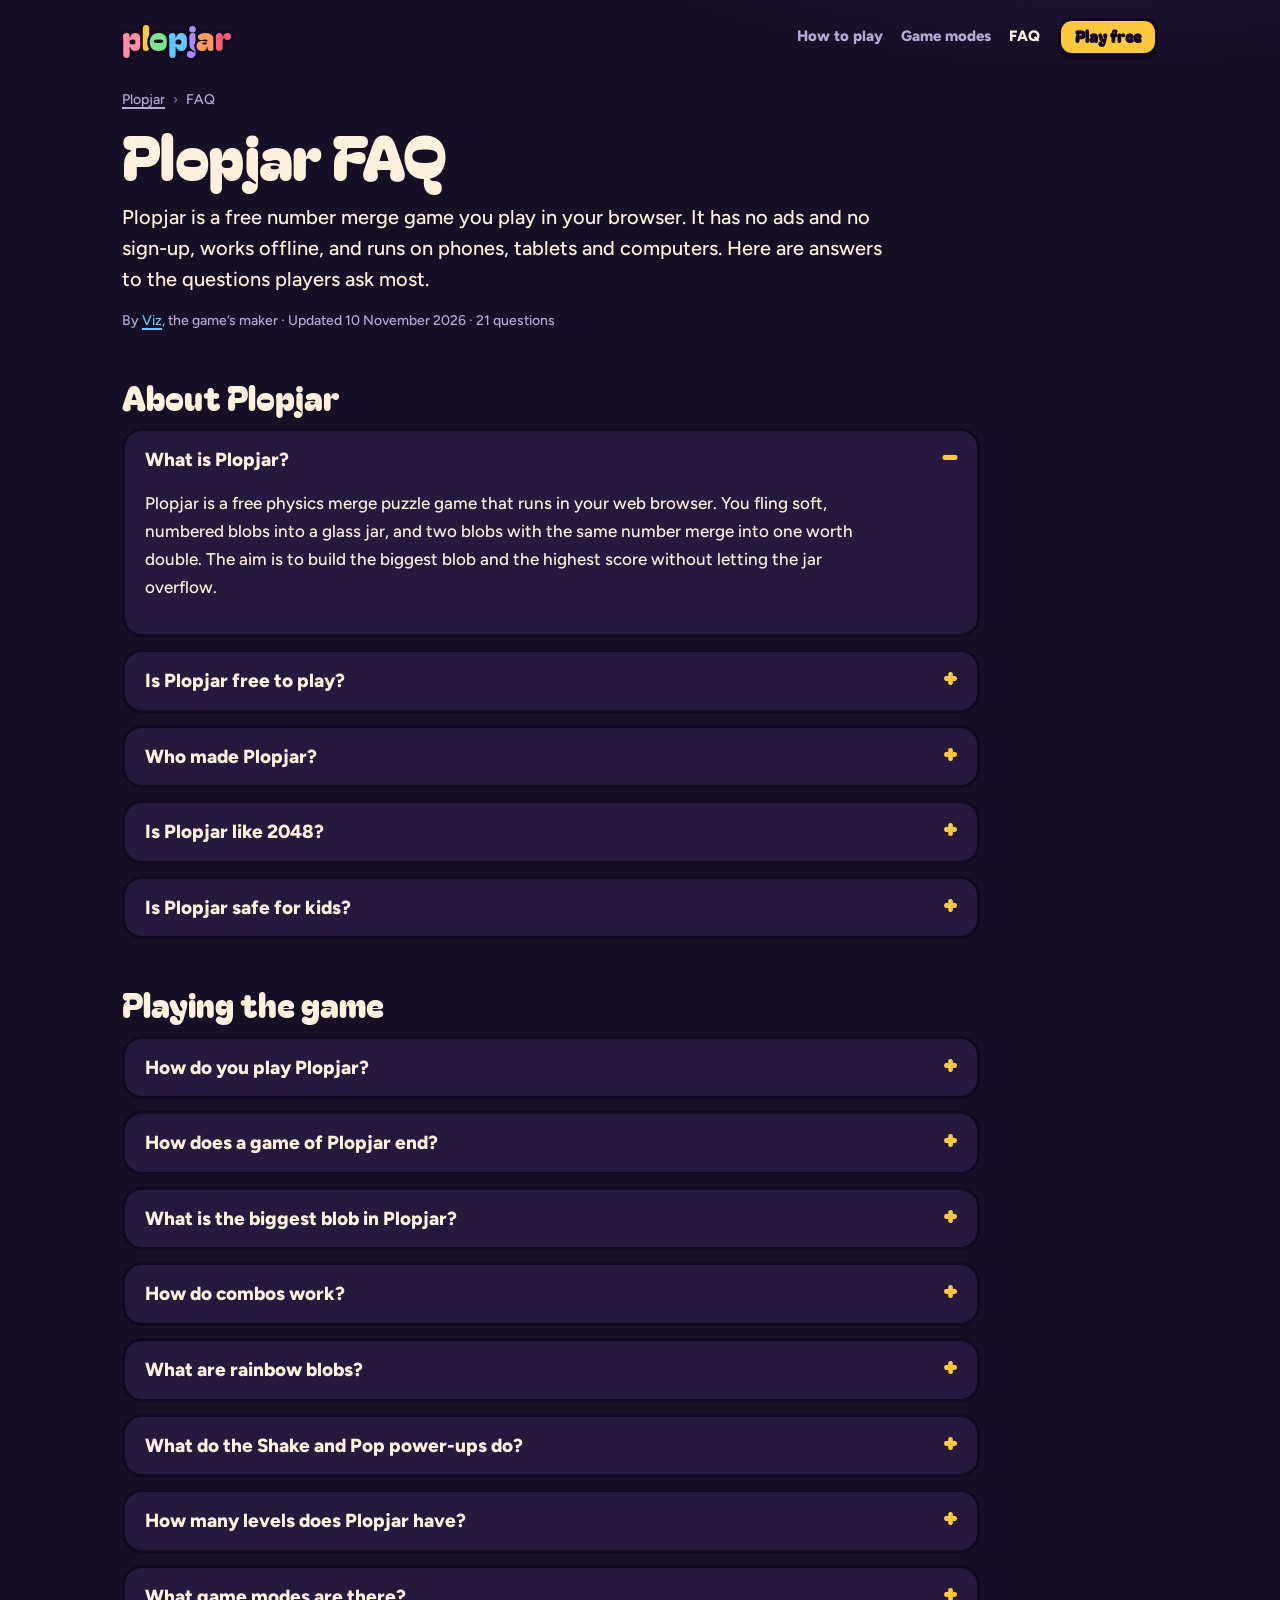
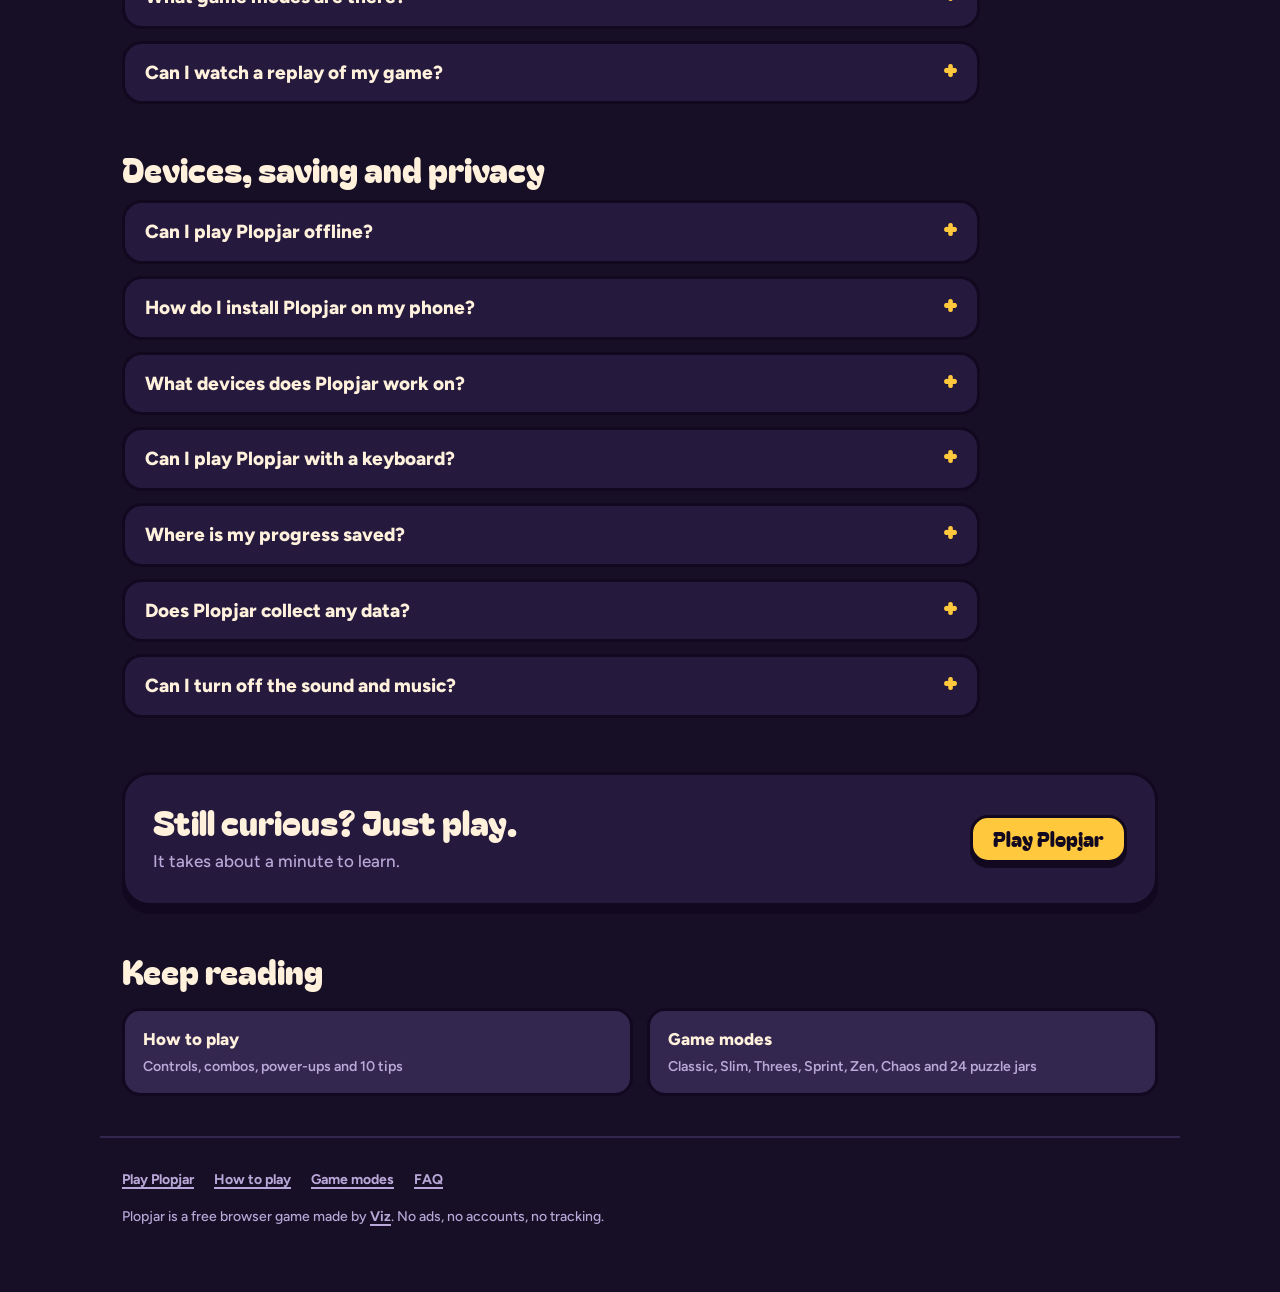
<file: faq/index.html>
<!doctype html>
<html lang="en">
<head>
<meta charset="utf-8">
<meta name="viewport" content="width=device-width,initial-scale=1">
<title>Plopjar FAQ: Free, Offline, No Ads, Devices and Saving</title>
<meta name="description" content="Answers about Plopjar, the free number merge game: is it free, does it work offline, how to install it, where progress is saved, the biggest blob and more.">
<meta name="robots" content="index,follow,max-image-preview:large">
<meta name="theme-color" content="#170F26">
<link rel="canonical" href="https://plopjar.viztf.lol/faq/">
<meta property="og:type" content="website">
<meta property="og:site_name" content="Plopjar">
<meta property="og:locale" content="en_US">
<meta property="og:title" content="Plopjar FAQ">
<meta property="og:description" content="Free, offline, no ads, works on any device. Quick answers about Plopjar.">
<meta property="og:url" content="https://plopjar.viztf.lol/faq/">
<meta property="og:image" content="https://plopjar.viztf.lol/og/faq.png">
<meta property="og:image:type" content="image/png">
<meta property="og:image:width" content="1200">
<meta property="og:image:height" content="630">
<meta property="og:image:alt" content="Plopjar FAQ: free, offline, no ads, works on any device">
<meta name="twitter:card" content="summary_large_image">
<meta name="twitter:title" content="Plopjar FAQ">
<meta name="twitter:description" content="Free, offline, no ads, works on any device. Quick answers about Plopjar.">
<meta name="twitter:image" content="https://plopjar.viztf.lol/og/faq.png">
<meta name="twitter:image:alt" content="Plopjar FAQ: free, offline, no ads, works on any device">
<link rel="icon" href="/icon.svg" type="image/svg+xml">
<link rel="apple-touch-icon" href="/icon-180.png">
<link rel="manifest" href="/manifest.webmanifest">
<link rel="preload" href="/fonts/bagel-fat-one-latin.woff2" as="font" type="font/woff2" crossorigin>
<link rel="stylesheet" href="/site.css">
<script type="application/ld+json">
{"@context":"https://schema.org","@graph":[{"@type":"FAQPage","@id":"https://plopjar.viztf.lol/faq/#faq","url":"https://plopjar.viztf.lol/faq/","name":"Plopjar FAQ","inLanguage":"en","datePublished":"2026-11-10","dateModified":"2026-11-10","author":{"@id":"https://viztf.lol/#person"},"about":{"@id":"https://plopjar.viztf.lol/#game"},"isPartOf":{"@id":"https://plopjar.viztf.lol/#website"},"mainEntity":[{"@type":"Question","name":"What is Plopjar?","acceptedAnswer":{"@type":"Answer","text":"Plopjar is a free physics merge puzzle game that runs in your web browser. You fling soft, numbered blobs into a glass jar, and two blobs with the same number merge into one worth double. The aim is to build the biggest blob and the highest score without letting the jar overflow."}},{"@type":"Question","name":"Is Plopjar free to play?","acceptedAnswer":{"@type":"Answer","text":"Yes. Plopjar is completely free. There are no ads, no in-app purchases, no premium version and no account to create. Every mode, level and theme is available to everyone."}},{"@type":"Question","name":"Who made Plopjar?","acceptedAnswer":{"@type":"Answer","text":"Plopjar was designed and built by <a href=\"https://viztf.lol\" rel=\"me\">Viz</a>, a freelance web designer and developer. It is a single-page web game with self-hosted fonts and no third-party code."}},{"@type":"Question","name":"Is Plopjar like 2048?","acceptedAnswer":{"@type":"Answer","text":"It shares the core idea of 2048: matching numbers merge and double. The difference is physics. Instead of sliding tiles on a grid, you throw squishy blobs into a jar where they roll, bounce and stack. Plopjar also adds combos, power-ups, rainbow wildcards, six modes, a daily jar and 24 puzzle levels."}},{"@type":"Question","name":"Is Plopjar safe for kids?","acceptedAnswer":{"@type":"Answer","text":"Plopjar has no ads, no chat, no accounts, no links to other players and no data collection. It makes no requests to outside servers while you play. The only thing it stores is your progress, kept in your own browser."}},{"@type":"Question","name":"How do you play Plopjar?","acceptedAnswer":{"@type":"Answer","text":"Grab a blob from the shelf above the jar, slide it to aim, and let go to drop it softly. Pull down before releasing to throw it hard. Matching numbers merge and double, and quick merges in a row build a combo. Don’t let blobs sit above the dashed line. The full guide is on the <a href=\"https://plopjar.viztf.lol/how-to-play/\">How to play</a> page."}},{"@type":"Question","name":"How does a game of Plopjar end?","acceptedAnswer":{"@type":"Answer","text":"A game ends when blobs stay above the dashed line near the top of the jar for 3 seconds. A merge, a Shake or a Pop can save you inside that window. Zen mode has no game over, and Sprint ends when you make a 1,024 blob."}},{"@type":"Question","name":"What is the biggest blob in Plopjar?","acceptedAnswer":{"@type":"Answer","text":"The biggest blob is 8,192, a character called The Blob. Before it come Moonjelly (4,096), Duchess (2,048) and Sir Squish (1,024). In Threes mode, where blobs count in powers of three, the top blob is 6,561."}},{"@type":"Question","name":"How do combos work?","acceptedAnswer":{"@type":"Answer","text":"Merges that happen less than about 1.25 seconds apart chain into a combo. Each merge in the chain multiplies its points by the combo count, up to ×5. Longer combos also charge your power-ups faster."}},{"@type":"Question","name":"What are rainbow blobs?","acceptedAnswer":{"@type":"Answer","text":"Rainbow blobs are rare wildcards. A rainbow blob merges with the first blob it touches, whatever its number, and doubles it. They start appearing once you have made a 16 blob."}},{"@type":"Question","name":"What do the Shake and Pop power-ups do?","acceptedAnswer":{"@type":"Answer","text":"Shake jiggles the whole jar to loosen blobs that are stuck. Pop removes one blob you tap. Both are charged by merging, and you can store up to three charges at once."}},{"@type":"Question","name":"How many levels does Plopjar have?","acceptedAnswer":{"@type":"Answer","text":"The Jar trail has 24 puzzle levels. Each has a goal, such as making a 128 blob or hitting a ×5 combo, and a limited number of throws. Finish in fewer throws for up to three stars. See every level on the <a href=\"https://plopjar.viztf.lol/game-modes/#jar-trail\">Game modes</a> page."}},{"@type":"Question","name":"What game modes are there?","acceptedAnswer":{"@type":"Answer","text":"There are six modes: Classic, Slim (a narrow jar), Threes (powers of three), Sprint (race to 1,024), Zen (no game over) and Chaos (a rule changes every 25 seconds). There is also a Daily jar that is the same for everyone, and the 24-level Jar trail."}},{"@type":"Question","name":"Can I watch a replay of my game?","acceptedAnswer":{"@type":"Answer","text":"Yes. When a game ends, tap Replay to watch it back at 1×, 2×, 4× or 8× speed. You can also tap Share to send your score and biggest blob to a friend."}},{"@type":"Question","name":"Can I play Plopjar offline?","acceptedAnswer":{"@type":"Answer","text":"Yes. After you open Plopjar once, it saves itself in your browser and works without an internet connection, including on planes and the subway. Installing it to your home screen makes it open like an app."}},{"@type":"Question","name":"How do I install Plopjar on my phone?","acceptedAnswer":{"@type":"Answer","text":"On iPhone or iPad, open Plopjar in Safari, tap the Share button and choose Add to Home Screen. On Android, open it in Chrome, tap the menu and choose Install app or Add to Home screen. On a computer, use the install icon in Chrome or Edge’s address bar. Where your browser supports it, Settings in Plopjar also shows an Install Plopjar button."}},{"@type":"Question","name":"What devices does Plopjar work on?","acceptedAnswer":{"@type":"Answer","text":"Plopjar runs in any modern browser on phones, tablets, laptops and desktops, including iPhone, iPad, Android, Chromebook, Windows, Mac and Linux. It works with touch, a mouse or a keyboard. Nothing needs to be downloaded from an app store."}},{"@type":"Question","name":"Can I play Plopjar with a keyboard?","acceptedAnswer":{"@type":"Answer","text":"Yes. The arrow keys move the blob along the top of the jar, Space drops it, the number keys 1 to 4 (or Q and E) pick a blob from the shelf, and Esc pauses the game or closes a panel. Shift with an arrow key makes fine adjustments."}},{"@type":"Question","name":"Where is my progress saved?","acceptedAnswer":{"@type":"Answer","text":"Your scores, achievements, themes and settings are saved in your browser’s local storage on your device. An unfinished game is saved too, so you can pick it up later. Progress does not sync between devices, and clearing your browser data erases it."}},{"@type":"Question","name":"Does Plopjar collect any data?","acceptedAnswer":{"@type":"Answer","text":"No. Plopjar has no analytics, no ads, no cookies and no accounts, and it makes no third-party requests. Nothing about you or your games leaves your device."}},{"@type":"Question","name":"Can I turn off the sound and music?","acceptedAnswer":{"@type":"Answer","text":"Yes. The Settings screen has separate switches for sound effects, music, vibration, screen shake and the aim guide. There is also a Reduce motion option, which turns on by itself if your device asks for reduced motion."}}]},{"@type":"Person","@id":"https://viztf.lol/#person","name":"Viz","url":"https://viztf.lol"},{"@type":"BreadcrumbList","itemListElement":[{"@type":"ListItem","position":1,"name":"Plopjar","item":"https://plopjar.viztf.lol/"},{"@type":"ListItem","position":2,"name":"FAQ","item":"https://plopjar.viztf.lol/faq/"}]}]}
</script>
</head>
<body>
<a class="skip" href="#main">Skip to content</a>
<header class="top">
  <a class="brand" href="/" aria-label="Plopjar home"><span style="--c:#FF8FA8">p</span><span style="--c:#FFC83D">l</span><span style="--c:#7BE38A">o</span><span style="--c:#63C7FF">p</span><span style="--c:#A98BFF">j</span><span style="--c:#FF9A5C">a</span><span style="--c:#FF5D73">r</span></a>
  <nav aria-label="Main">
    <a href="/how-to-play/">How to play</a>
    <a href="/game-modes/">Game modes</a>
    <a href="/faq/" aria-current="page">FAQ</a>
    <a class="gum sm" href="/">Play free</a>
  </nav>
</header>

<main id="main">
  <nav class="crumbs" aria-label="Breadcrumb"><ol><li><a href="/">Plopjar</a></li><li aria-current="page">FAQ</li></ol></nav>
  <h1>Plopjar FAQ</h1>
  <p class="lede">Plopjar is a free number merge game you play in your browser. It has no ads and no sign-up, works offline, and runs on phones, tablets and computers. Here are answers to the questions players ask most.</p>
  <p class="meta">By <a href="https://viztf.lol" rel="me">Viz</a>, the game’s maker · Updated <time datetime="2026-11-10">10 November 2026</time> · 21 questions</p>

  <section class="faq-group" aria-labelledby="about-plopjar">
    <h2 id="about-plopjar">About Plopjar</h2>
    <details id="what-is-plopjar" open><summary>What is Plopjar?</summary><div><p>Plopjar is a free physics merge puzzle game that runs in your web browser. You fling soft, numbered blobs into a glass jar, and two blobs with the same number merge into one worth double. The aim is to build the biggest blob and the highest score without letting the jar overflow.</p></div></details>
    <details id="is-plopjar-free-to-play"><summary>Is Plopjar free to play?</summary><div><p>Yes. Plopjar is completely free. There are no ads, no in-app purchases, no premium version and no account to create. Every mode, level and theme is available to everyone.</p></div></details>
    <details id="who-made-plopjar"><summary>Who made Plopjar?</summary><div><p>Plopjar was designed and built by <a href="https://viztf.lol" rel="me">Viz</a>, a freelance web designer and developer. It is a single-page web game with self-hosted fonts and no third-party code.</p></div></details>
    <details id="is-plopjar-like-2048"><summary>Is Plopjar like 2048?</summary><div><p>It shares the core idea of 2048: matching numbers merge and double. The difference is physics. Instead of sliding tiles on a grid, you throw squishy blobs into a jar where they roll, bounce and stack. Plopjar also adds combos, power-ups, rainbow wildcards, six modes, a daily jar and 24 puzzle levels.</p></div></details>
    <details id="is-plopjar-safe-for-kids"><summary>Is Plopjar safe for kids?</summary><div><p>Plopjar has no ads, no chat, no accounts, no links to other players and no data collection. It makes no requests to outside servers while you play. The only thing it stores is your progress, kept in your own browser.</p></div></details>
  </section>

  <section class="faq-group" aria-labelledby="playing-the-game">
    <h2 id="playing-the-game">Playing the game</h2>
    <details id="how-do-you-play-plopjar"><summary>How do you play Plopjar?</summary><div><p>Grab a blob from the shelf above the jar, slide it to aim, and let go to drop it softly. Pull down before releasing to throw it hard. Matching numbers merge and double, and quick merges in a row build a combo. Don’t let blobs sit above the dashed line. The full guide is on the <a href="/how-to-play/">How to play</a> page.</p></div></details>
    <details id="how-does-a-game-of-plopjar-end"><summary>How does a game of Plopjar end?</summary><div><p>A game ends when blobs stay above the dashed line near the top of the jar for 3 seconds. A merge, a Shake or a Pop can save you inside that window. Zen mode has no game over, and Sprint ends when you make a 1,024 blob.</p></div></details>
    <details id="what-is-the-biggest-blob-in-plopjar"><summary>What is the biggest blob in Plopjar?</summary><div><p>The biggest blob is 8,192, a character called The Blob. Before it come Moonjelly (4,096), Duchess (2,048) and Sir Squish (1,024). In Threes mode, where blobs count in powers of three, the top blob is 6,561.</p></div></details>
    <details id="how-do-combos-work"><summary>How do combos work?</summary><div><p>Merges that happen less than about 1.25 seconds apart chain into a combo. Each merge in the chain multiplies its points by the combo count, up to ×5. Longer combos also charge your power-ups faster.</p></div></details>
    <details id="what-are-rainbow-blobs"><summary>What are rainbow blobs?</summary><div><p>Rainbow blobs are rare wildcards. A rainbow blob merges with the first blob it touches, whatever its number, and doubles it. They start appearing once you have made a 16 blob.</p></div></details>
    <details id="what-do-the-shake-and-pop-power-ups-do"><summary>What do the Shake and Pop power-ups do?</summary><div><p>Shake jiggles the whole jar to loosen blobs that are stuck. Pop removes one blob you tap. Both are charged by merging, and you can store up to three charges at once.</p></div></details>
    <details id="how-many-levels-does-plopjar-have"><summary>How many levels does Plopjar have?</summary><div><p>The Jar trail has 24 puzzle levels. Each has a goal, such as making a 128 blob or hitting a ×5 combo, and a limited number of throws. Finish in fewer throws for up to three stars. See every level on the <a href="/game-modes/#jar-trail">Game modes</a> page.</p></div></details>
    <details id="what-game-modes-are-there"><summary>What game modes are there?</summary><div><p>There are six modes: Classic, Slim (a narrow jar), Threes (powers of three), Sprint (race to 1,024), Zen (no game over) and Chaos (a rule changes every 25 seconds). There is also a Daily jar that is the same for everyone, and the 24-level Jar trail.</p></div></details>
    <details id="can-i-watch-a-replay-of-my-game"><summary>Can I watch a replay of my game?</summary><div><p>Yes. When a game ends, tap Replay to watch it back at 1×, 2×, 4× or 8× speed. You can also tap Share to send your score and biggest blob to a friend.</p></div></details>
  </section>

  <section class="faq-group" aria-labelledby="devices-saving-and-privacy">
    <h2 id="devices-saving-and-privacy">Devices, saving and privacy</h2>
    <details id="can-i-play-plopjar-offline"><summary>Can I play Plopjar offline?</summary><div><p>Yes. After you open Plopjar once, it saves itself in your browser and works without an internet connection, including on planes and the subway. Installing it to your home screen makes it open like an app.</p></div></details>
    <details id="how-do-i-install-plopjar-on-my-phone"><summary>How do I install Plopjar on my phone?</summary><div><p>On iPhone or iPad, open Plopjar in Safari, tap the Share button and choose Add to Home Screen. On Android, open it in Chrome, tap the menu and choose Install app or Add to Home screen. On a computer, use the install icon in Chrome or Edge’s address bar. Where your browser supports it, Settings in Plopjar also shows an Install Plopjar button.</p></div></details>
    <details id="what-devices-does-plopjar-work-on"><summary>What devices does Plopjar work on?</summary><div><p>Plopjar runs in any modern browser on phones, tablets, laptops and desktops, including iPhone, iPad, Android, Chromebook, Windows, Mac and Linux. It works with touch, a mouse or a keyboard. Nothing needs to be downloaded from an app store.</p></div></details>
    <details id="can-i-play-plopjar-with-a-keyboard"><summary>Can I play Plopjar with a keyboard?</summary><div><p>Yes. The arrow keys move the blob along the top of the jar, Space drops it, the number keys 1 to 4 (or Q and E) pick a blob from the shelf, and Esc pauses the game or closes a panel. Shift with an arrow key makes fine adjustments.</p></div></details>
    <details id="where-is-my-progress-saved"><summary>Where is my progress saved?</summary><div><p>Your scores, achievements, themes and settings are saved in your browser’s local storage on your device. An unfinished game is saved too, so you can pick it up later. Progress does not sync between devices, and clearing your browser data erases it.</p></div></details>
    <details id="does-plopjar-collect-any-data"><summary>Does Plopjar collect any data?</summary><div><p>No. Plopjar has no analytics, no ads, no cookies and no accounts, and it makes no third-party requests. Nothing about you or your games leaves your device.</p></div></details>
    <details id="can-i-turn-off-the-sound-and-music"><summary>Can I turn off the sound and music?</summary><div><p>Yes. The Settings screen has separate switches for sound effects, music, vibration, screen shake and the aim guide. There is also a Reduce motion option, which turns on by itself if your device asks for reduced motion.</p></div></details>
  </section>

  <section class="band">
    <div><h2>Still curious? Just play.</h2><p>It takes about a minute to learn.</p></div>
    <a class="gum" href="/">Play Plopjar</a>
  </section>

  <h2>Keep reading</h2>
  <ul class="next">
    <li><a href="/how-to-play/">How to play<small>Controls, combos, power-ups and 10 tips</small></a></li>
    <li><a href="/game-modes/">Game modes<small>Classic, Slim, Threes, Sprint, Zen, Chaos and 24 puzzle jars</small></a></li>
  </ul>
</main>

<footer>
  <nav aria-label="Footer"><a href="/">Play Plopjar</a><a href="/how-to-play/">How to play</a><a href="/game-modes/">Game modes</a><a href="/faq/">FAQ</a></nav>
  <p>Plopjar is a free browser game made by <a href="https://viztf.lol" rel="me">Viz</a>. No ads, no accounts, no tracking.</p>
</footer>
</body>
</html>
</file>
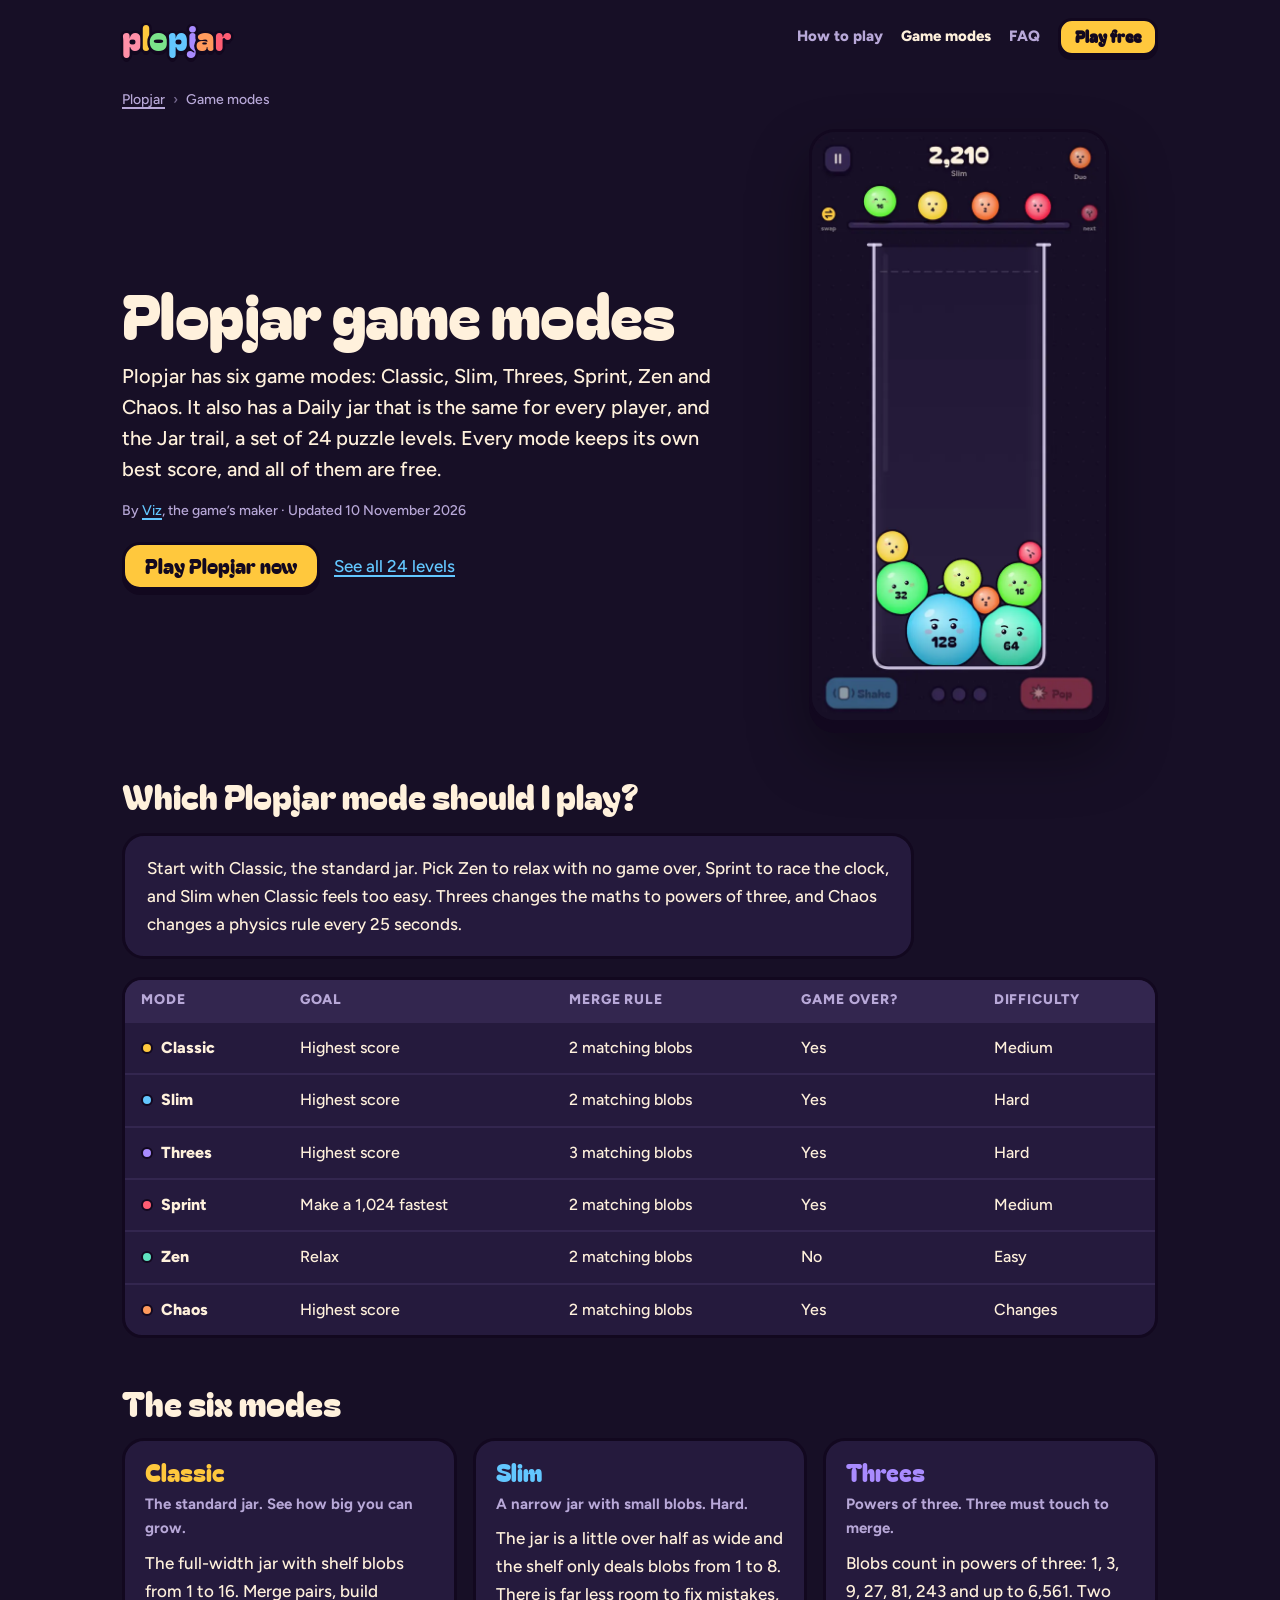
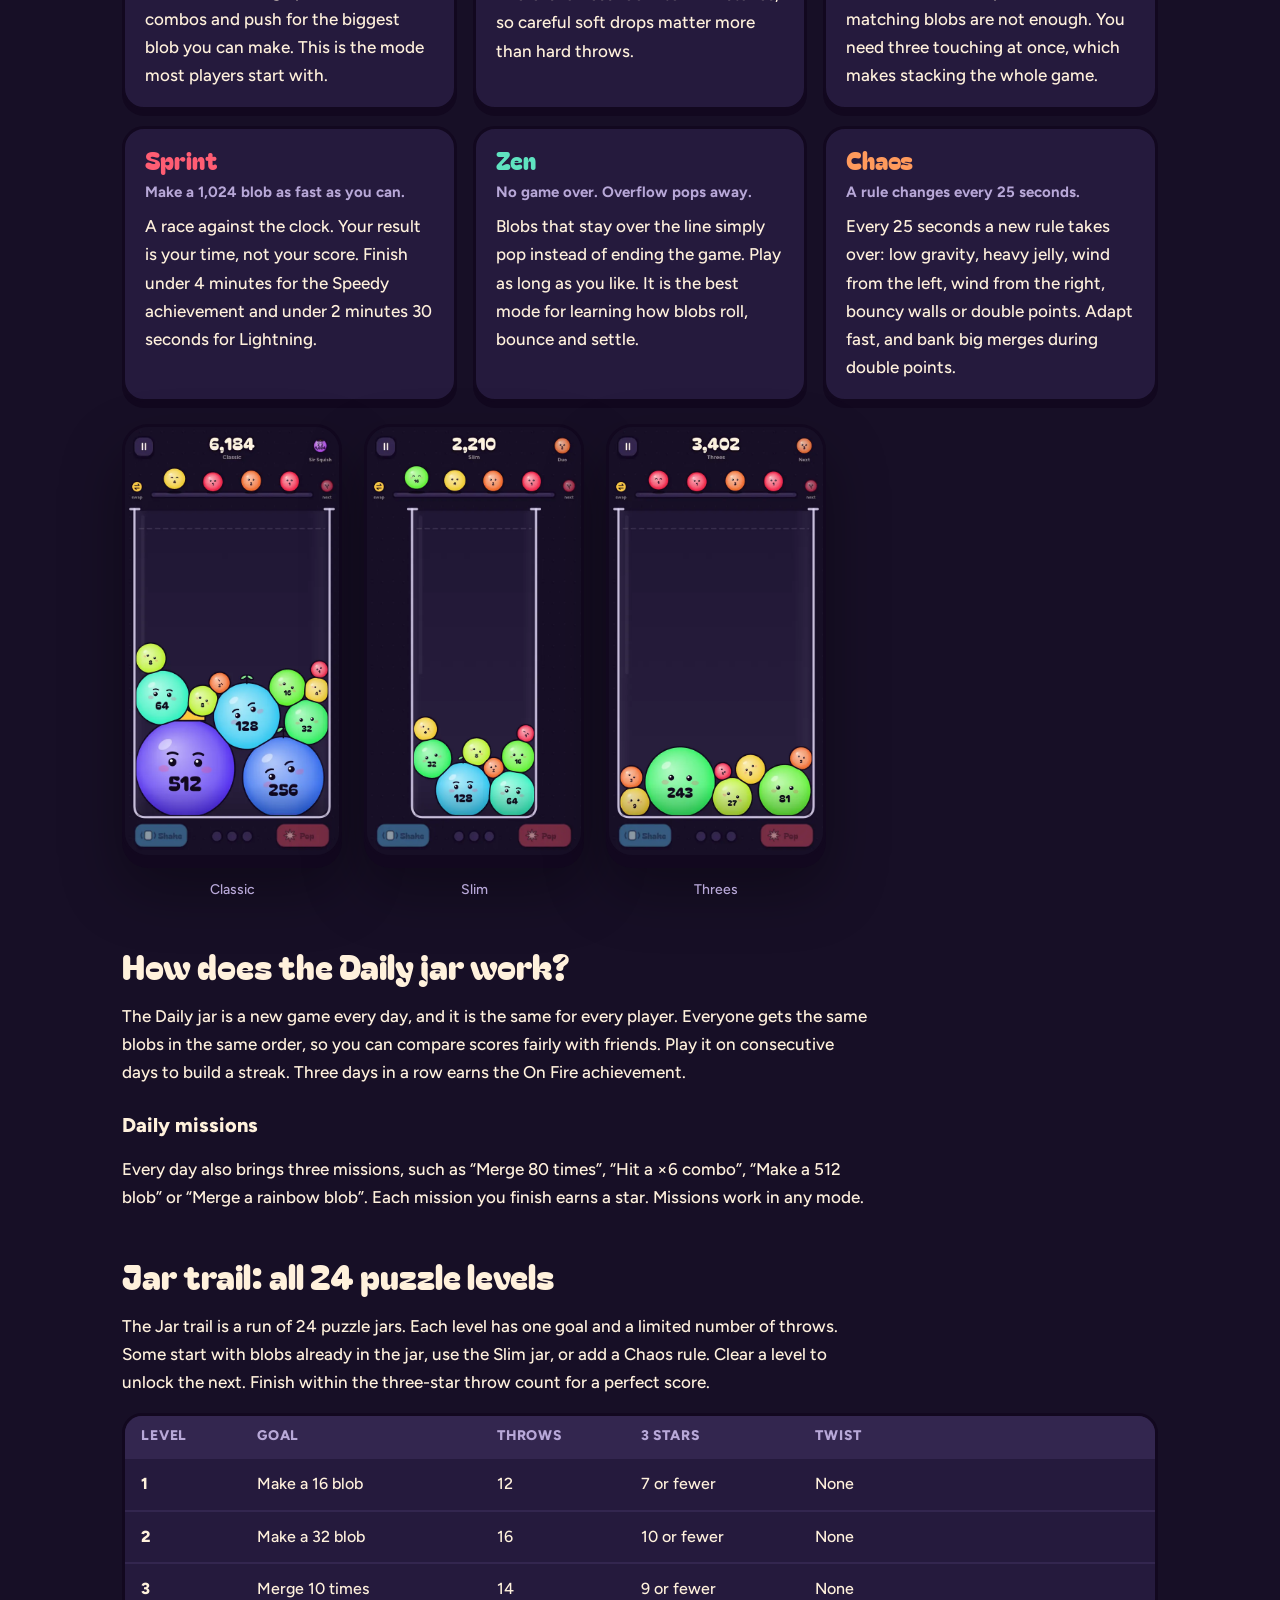
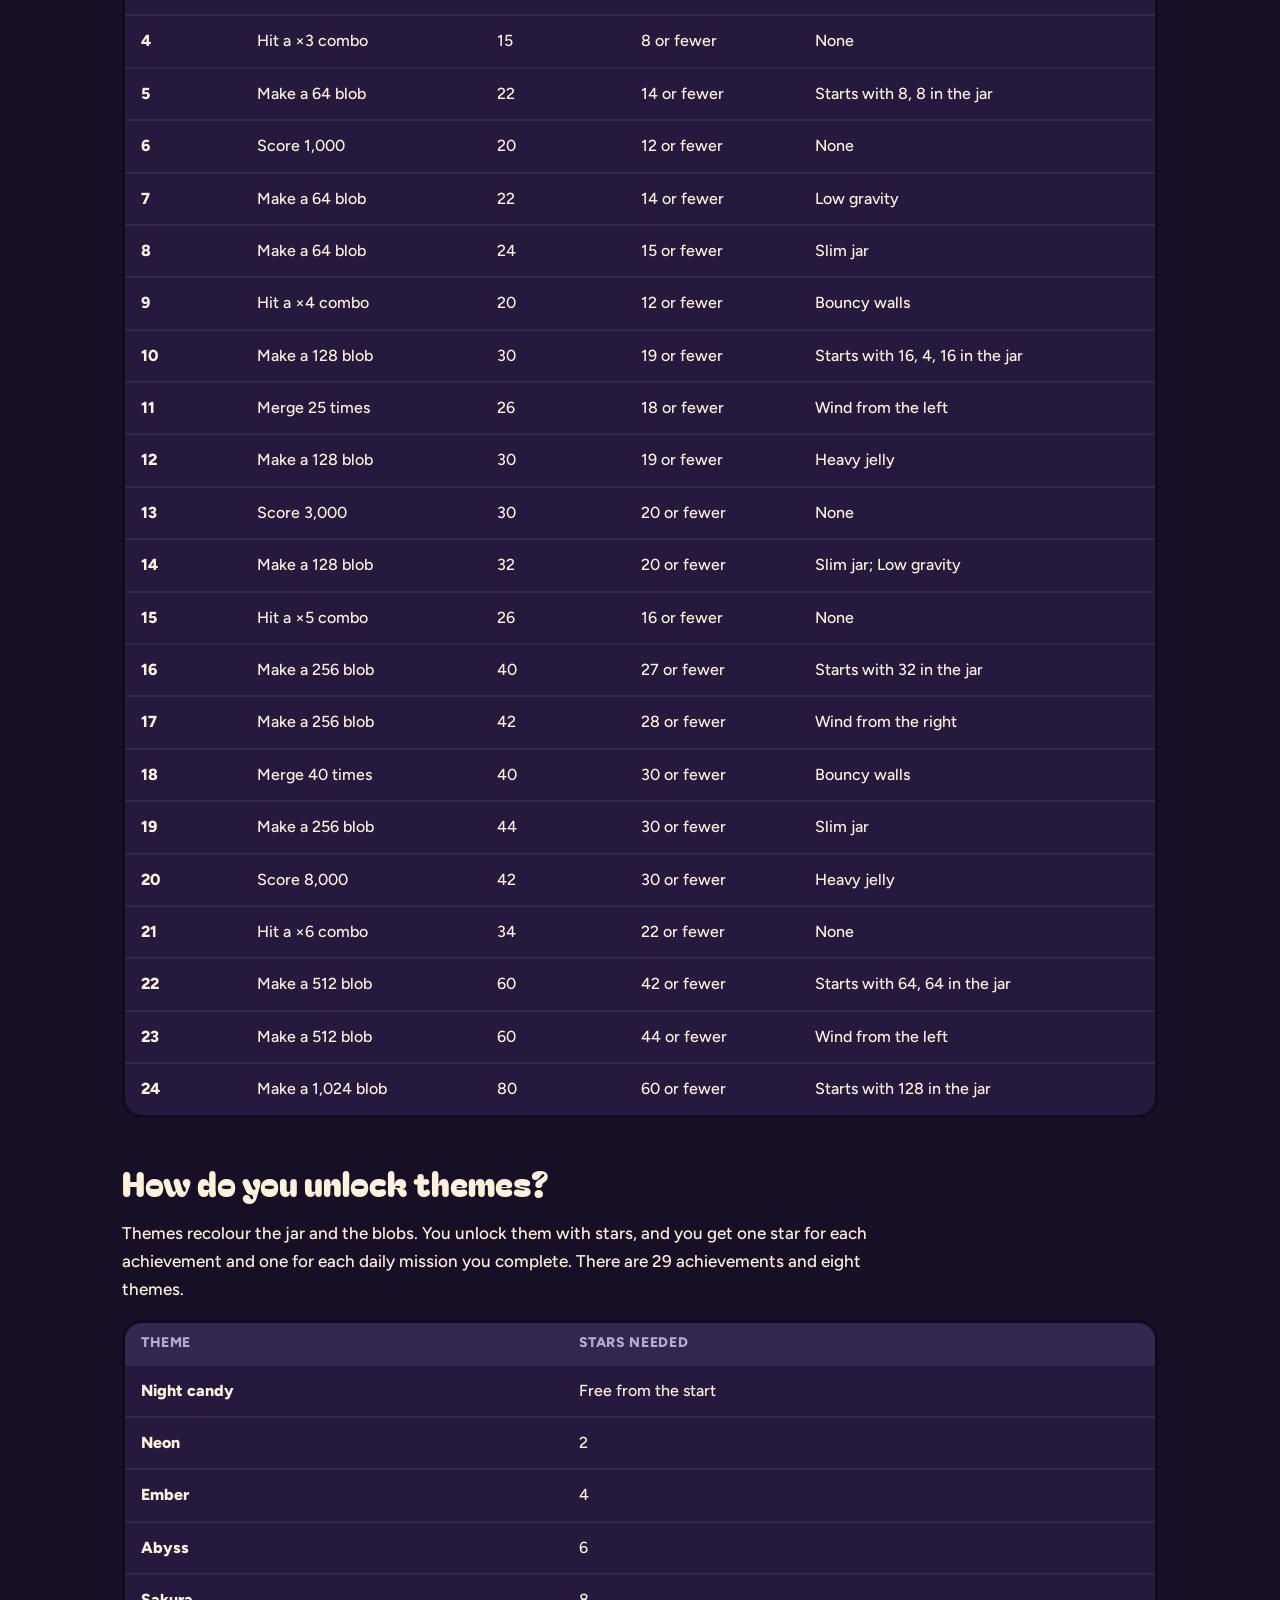
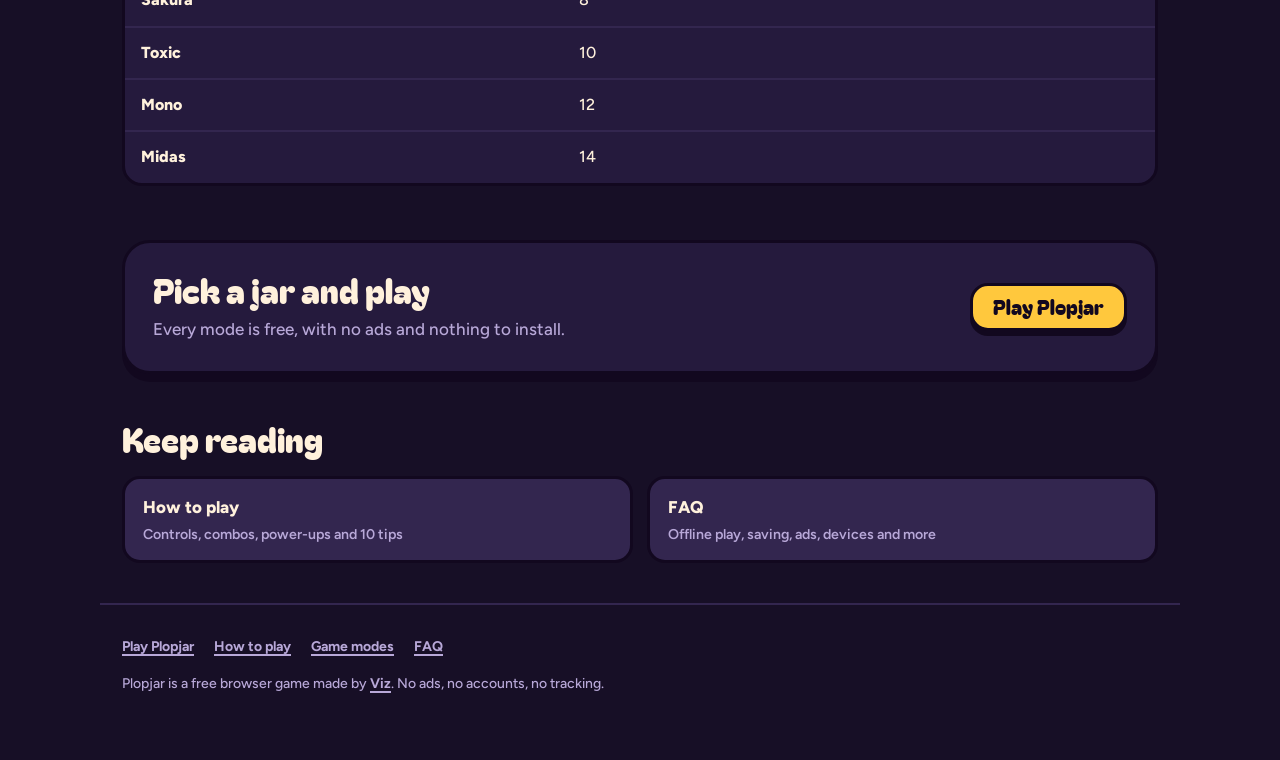
<file: game-modes/index.html>
<!doctype html>
<html lang="en">
<head>
<meta charset="utf-8">
<meta name="viewport" content="width=device-width,initial-scale=1">
<title>Plopjar Game Modes: Classic, Slim, Threes, Sprint, Zen, Chaos</title>
<meta name="description" content="Every Plopjar mode explained: Classic, Slim, Threes, Sprint, Zen and Chaos, plus the Daily jar and all 24 Jar trail levels with goals and 3-star targets.">
<meta name="robots" content="index,follow,max-image-preview:large">
<meta name="theme-color" content="#170F26">
<link rel="canonical" href="https://plopjar.viztf.lol/game-modes/">
<meta property="og:type" content="article">
<meta property="og:site_name" content="Plopjar">
<meta property="og:locale" content="en_US">
<meta property="og:title" content="Plopjar game modes: six jars, a daily jar and 24 puzzles">
<meta property="og:description" content="Classic, Slim, Threes, Sprint, Zen and Chaos explained, plus every Jar trail level.">
<meta property="og:url" content="https://plopjar.viztf.lol/game-modes/">
<meta property="og:image" content="https://plopjar.viztf.lol/og/game-modes.png">
<meta property="og:image:type" content="image/png">
<meta property="og:image:width" content="1200">
<meta property="og:image:height" content="630">
<meta property="og:image:alt" content="Plopjar game modes: Classic, Slim and Threes jars side by side">
<meta property="article:modified_time" content="2026-11-10">
<meta name="twitter:card" content="summary_large_image">
<meta name="twitter:title" content="Plopjar game modes: six jars, a daily jar and 24 puzzles">
<meta name="twitter:description" content="Classic, Slim, Threes, Sprint, Zen and Chaos explained, plus every Jar trail level.">
<meta name="twitter:image" content="https://plopjar.viztf.lol/og/game-modes.png">
<meta name="twitter:image:alt" content="Plopjar game modes: Classic, Slim and Threes jars side by side">
<link rel="icon" href="/icon.svg" type="image/svg+xml">
<link rel="apple-touch-icon" href="/icon-180.png">
<link rel="manifest" href="/manifest.webmanifest">
<link rel="preload" href="/fonts/bagel-fat-one-latin.woff2" as="font" type="font/woff2" crossorigin>
<link rel="stylesheet" href="/site.css">
<script type="application/ld+json">
{"@context":"https://schema.org","@graph":[
{"@type":"Article","@id":"https://plopjar.viztf.lol/game-modes/#article","headline":"Plopjar game modes: Classic, Slim, Threes, Sprint, Zen and Chaos",
"description":"Every Plopjar game mode explained, plus the Daily jar and all 24 Jar trail puzzle levels with their goals, throw limits and three-star targets.",
"url":"https://plopjar.viztf.lol/game-modes/","mainEntityOfPage":"https://plopjar.viztf.lol/game-modes/",
"image":["https://plopjar.viztf.lol/og/game-modes.png","https://plopjar.viztf.lol/img/slim.webp","https://plopjar.viztf.lol/img/threes.webp"],
"datePublished":"2026-11-10","dateModified":"2026-11-10","inLanguage":"en",
"author":{"@id":"https://viztf.lol/#person"},"publisher":{"@id":"https://viztf.lol/#person"},
"about":{"@id":"https://plopjar.viztf.lol/#game"},"isPartOf":{"@id":"https://plopjar.viztf.lol/#website"}},
{"@type":"Person","@id":"https://viztf.lol/#person","name":"Viz","url":"https://viztf.lol"},
{"@type":"ItemList","name":"Plopjar game modes","itemListElement":[
{"@type":"ListItem","position":1,"name":"Classic","url":"https://plopjar.viztf.lol/game-modes/#classic"},
{"@type":"ListItem","position":2,"name":"Slim","url":"https://plopjar.viztf.lol/game-modes/#slim"},
{"@type":"ListItem","position":3,"name":"Threes","url":"https://plopjar.viztf.lol/game-modes/#threes"},
{"@type":"ListItem","position":4,"name":"Sprint","url":"https://plopjar.viztf.lol/game-modes/#sprint"},
{"@type":"ListItem","position":5,"name":"Zen","url":"https://plopjar.viztf.lol/game-modes/#zen"},
{"@type":"ListItem","position":6,"name":"Chaos","url":"https://plopjar.viztf.lol/game-modes/#chaos"},
{"@type":"ListItem","position":7,"name":"Daily jar","url":"https://plopjar.viztf.lol/game-modes/#daily"},
{"@type":"ListItem","position":8,"name":"Jar trail","url":"https://plopjar.viztf.lol/game-modes/#jar-trail"}]},
{"@type":"BreadcrumbList","itemListElement":[
{"@type":"ListItem","position":1,"name":"Plopjar","item":"https://plopjar.viztf.lol/"},
{"@type":"ListItem","position":2,"name":"Game modes","item":"https://plopjar.viztf.lol/game-modes/"}]}
]}
</script>
</head>
<body>
<a class="skip" href="#main">Skip to content</a>
<header class="top">
  <a class="brand" href="/" aria-label="Plopjar home"><span style="--c:#FF8FA8">p</span><span style="--c:#FFC83D">l</span><span style="--c:#7BE38A">o</span><span style="--c:#63C7FF">p</span><span style="--c:#A98BFF">j</span><span style="--c:#FF9A5C">a</span><span style="--c:#FF5D73">r</span></a>
  <nav aria-label="Main">
    <a href="/how-to-play/">How to play</a>
    <a href="/game-modes/" aria-current="page">Game modes</a>
    <a href="/faq/">FAQ</a>
    <a class="gum sm" href="/">Play free</a>
  </nav>
</header>

<main id="main">
  <nav class="crumbs" aria-label="Breadcrumb"><ol><li><a href="/">Plopjar</a></li><li aria-current="page">Game modes</li></ol></nav>

  <section class="hero">
    <div>
      <h1>Plopjar game modes</h1>
      <p class="lede">Plopjar has six game modes: Classic, Slim, Threes, Sprint, Zen and Chaos. It also has a Daily jar that is the same for every player, and the Jar trail, a set of 24 puzzle levels. Every mode keeps its own best score, and all of them are free.</p>
      <p class="meta">By <a href="https://viztf.lol" rel="me">Viz</a>, the game’s maker · Updated <time datetime="2026-11-10">10 November 2026</time></p>
      <div class="ctas"><a class="gum" href="/">Play Plopjar now</a><a href="#jar-trail">See all 24 levels</a></div>
    </div>
    <figure>
      <img src="/img/slim.webp" width="300" height="600" alt="Plopjar Slim mode: a narrow jar with blobs from 1 to 128 and a score of 2,210" fetchpriority="high">
    </figure>
  </section>

  <h2 id="compare">Which Plopjar mode should I play?</h2>
  <div class="answer"><p>Start with Classic, the standard jar. Pick Zen to relax with no game over, Sprint to race the clock, and Slim when Classic feels too easy. Threes changes the maths to powers of three, and Chaos changes a physics rule every 25 seconds.</p></div>
  <div class="table-wrap"><table>
    <thead><tr><th scope="col">Mode</th><th scope="col">Goal</th><th scope="col">Merge rule</th><th scope="col">Game over?</th><th scope="col">Difficulty</th></tr></thead>
    <tbody>
      <tr><th scope="row"><span class="dot" style="--c:var(--yolk)"></span>Classic</th><td>Highest score</td><td>2 matching blobs</td><td>Yes</td><td>Medium</td></tr>
      <tr><th scope="row"><span class="dot" style="--c:var(--sky)"></span>Slim</th><td>Highest score</td><td>2 matching blobs</td><td>Yes</td><td>Hard</td></tr>
      <tr><th scope="row"><span class="dot" style="--c:var(--grape)"></span>Threes</th><td>Highest score</td><td>3 matching blobs</td><td>Yes</td><td>Hard</td></tr>
      <tr><th scope="row"><span class="dot" style="--c:var(--cherry)"></span>Sprint</th><td>Make a 1,024 fastest</td><td>2 matching blobs</td><td>Yes</td><td>Medium</td></tr>
      <tr><th scope="row"><span class="dot" style="--c:var(--mint)"></span>Zen</th><td>Relax</td><td>2 matching blobs</td><td>No</td><td>Easy</td></tr>
      <tr><th scope="row"><span class="dot" style="--c:var(--orange)"></span>Chaos</th><td>Highest score</td><td>2 matching blobs</td><td>Yes</td><td>Changes</td></tr>
    </tbody>
  </table></div>

  <h2 id="modes">The six modes</h2>
  <div class="cards">
    <article class="card" id="classic" style="--c:var(--yolk)"><h3>Classic</h3><p class="tagline">The standard jar. See how big you can grow.</p>
      <p>The full-width jar with shelf blobs from 1 to 16. Merge pairs, build combos and push for the biggest blob you can make. This is the mode most players start with.</p></article>
    <article class="card" id="slim" style="--c:var(--sky)"><h3>Slim</h3><p class="tagline">A narrow jar with small blobs. Hard.</p>
      <p>The jar is a little over half as wide and the shelf only deals blobs from 1 to 8. There is far less room to fix mistakes, so careful soft drops matter more than hard throws.</p></article>
    <article class="card" id="threes" style="--c:var(--grape)"><h3>Threes</h3><p class="tagline">Powers of three. Three must touch to merge.</p>
      <p>Blobs count in powers of three: 1, 3, 9, 27, 81, 243 and up to 6,561. Two matching blobs are not enough. You need three touching at once, which makes stacking the whole game.</p></article>
    <article class="card" id="sprint" style="--c:var(--cherry)"><h3>Sprint</h3><p class="tagline">Make a 1,024 blob as fast as you can.</p>
      <p>A race against the clock. Your result is your time, not your score. Finish under 4 minutes for the Speedy achievement and under 2 minutes 30 seconds for Lightning.</p></article>
    <article class="card" id="zen" style="--c:var(--mint)"><h3>Zen</h3><p class="tagline">No game over. Overflow pops away.</p>
      <p>Blobs that stay over the line simply pop instead of ending the game. Play as long as you like. It is the best mode for learning how blobs roll, bounce and settle.</p></article>
    <article class="card" id="chaos" style="--c:var(--orange)"><h3>Chaos</h3><p class="tagline">A rule changes every 25 seconds.</p>
      <p>Every 25 seconds a new rule takes over: low gravity, heavy jelly, wind from the left, wind from the right, bouncy walls or double points. Adapt fast, and bank big merges during double points.</p></article>
  </div>

  <div class="gallery">
    <figure><img class="shot" src="/img/play.webp" width="220" height="440" loading="lazy" alt="Plopjar Classic mode with a 512 blob and a 256 blob at the bottom of the jar"><figcaption>Classic</figcaption></figure>
    <figure><img class="shot" src="/img/slim.webp" width="220" height="440" loading="lazy" alt="Plopjar Slim mode with a narrow jar"><figcaption>Slim</figcaption></figure>
    <figure><img class="shot" src="/img/threes.webp" width="220" height="440" loading="lazy" alt="Plopjar Threes mode with blobs numbered in powers of three: 243, 81, 27, 9 and 3"><figcaption>Threes</figcaption></figure>
  </div>

  <h2 id="daily">How does the Daily jar work?</h2>
  <p>The Daily jar is a new game every day, and it is the same for every player. Everyone gets the same blobs in the same order, so you can compare scores fairly with friends. Play it on consecutive days to build a streak. Three days in a row earns the On Fire achievement.</p>
  <h3 id="missions">Daily missions</h3>
  <p>Every day also brings three missions, such as “Merge 80 times”, “Hit a ×6 combo”, “Make a 512 blob” or “Merge a rainbow blob”. Each mission you finish earns a star. Missions work in any mode.</p>

  <h2 id="jar-trail">Jar trail: all 24 puzzle levels</h2>
  <p>The Jar trail is a run of 24 puzzle jars. Each level has one goal and a limited number of throws. Some start with blobs already in the jar, use the Slim jar, or add a Chaos rule. Clear a level to unlock the next. Finish within the three-star throw count for a perfect score.</p>
  <div class="table-wrap"><table>
    <thead><tr><th scope="col">Level</th><th scope="col">Goal</th><th scope="col">Throws</th><th scope="col">3 stars</th><th scope="col">Twist</th></tr></thead>
    <tbody>
      <tr><th scope="row">1</th><td>Make a 16 blob</td><td>12</td><td>7 or fewer</td><td>None</td></tr>
      <tr><th scope="row">2</th><td>Make a 32 blob</td><td>16</td><td>10 or fewer</td><td>None</td></tr>
      <tr><th scope="row">3</th><td>Merge 10 times</td><td>14</td><td>9 or fewer</td><td>None</td></tr>
      <tr><th scope="row">4</th><td>Hit a ×3 combo</td><td>15</td><td>8 or fewer</td><td>None</td></tr>
      <tr><th scope="row">5</th><td>Make a 64 blob</td><td>22</td><td>14 or fewer</td><td>Starts with 8, 8 in the jar</td></tr>
      <tr><th scope="row">6</th><td>Score 1,000</td><td>20</td><td>12 or fewer</td><td>None</td></tr>
      <tr><th scope="row">7</th><td>Make a 64 blob</td><td>22</td><td>14 or fewer</td><td>Low gravity</td></tr>
      <tr><th scope="row">8</th><td>Make a 64 blob</td><td>24</td><td>15 or fewer</td><td>Slim jar</td></tr>
      <tr><th scope="row">9</th><td>Hit a ×4 combo</td><td>20</td><td>12 or fewer</td><td>Bouncy walls</td></tr>
      <tr><th scope="row">10</th><td>Make a 128 blob</td><td>30</td><td>19 or fewer</td><td>Starts with 16, 4, 16 in the jar</td></tr>
      <tr><th scope="row">11</th><td>Merge 25 times</td><td>26</td><td>18 or fewer</td><td>Wind from the left</td></tr>
      <tr><th scope="row">12</th><td>Make a 128 blob</td><td>30</td><td>19 or fewer</td><td>Heavy jelly</td></tr>
      <tr><th scope="row">13</th><td>Score 3,000</td><td>30</td><td>20 or fewer</td><td>None</td></tr>
      <tr><th scope="row">14</th><td>Make a 128 blob</td><td>32</td><td>20 or fewer</td><td>Slim jar; Low gravity</td></tr>
      <tr><th scope="row">15</th><td>Hit a ×5 combo</td><td>26</td><td>16 or fewer</td><td>None</td></tr>
      <tr><th scope="row">16</th><td>Make a 256 blob</td><td>40</td><td>27 or fewer</td><td>Starts with 32 in the jar</td></tr>
      <tr><th scope="row">17</th><td>Make a 256 blob</td><td>42</td><td>28 or fewer</td><td>Wind from the right</td></tr>
      <tr><th scope="row">18</th><td>Merge 40 times</td><td>40</td><td>30 or fewer</td><td>Bouncy walls</td></tr>
      <tr><th scope="row">19</th><td>Make a 256 blob</td><td>44</td><td>30 or fewer</td><td>Slim jar</td></tr>
      <tr><th scope="row">20</th><td>Score 8,000</td><td>42</td><td>30 or fewer</td><td>Heavy jelly</td></tr>
      <tr><th scope="row">21</th><td>Hit a ×6 combo</td><td>34</td><td>22 or fewer</td><td>None</td></tr>
      <tr><th scope="row">22</th><td>Make a 512 blob</td><td>60</td><td>42 or fewer</td><td>Starts with 64, 64 in the jar</td></tr>
      <tr><th scope="row">23</th><td>Make a 512 blob</td><td>60</td><td>44 or fewer</td><td>Wind from the left</td></tr>
      <tr><th scope="row">24</th><td>Make a 1,024 blob</td><td>80</td><td>60 or fewer</td><td>Starts with 128 in the jar</td></tr>
    </tbody>
  </table></div>

  <h2 id="themes">How do you unlock themes?</h2>
  <p>Themes recolour the jar and the blobs. You unlock them with stars, and you get one star for each achievement and one for each daily mission you complete. There are 29 achievements and eight themes.</p>
  <div class="table-wrap"><table>
    <thead><tr><th scope="col">Theme</th><th scope="col">Stars needed</th></tr></thead>
    <tbody>
      <tr><th scope="row">Night candy</th><td>Free from the start</td></tr>
      <tr><th scope="row">Neon</th><td>2</td></tr>
      <tr><th scope="row">Ember</th><td>4</td></tr>
      <tr><th scope="row">Abyss</th><td>6</td></tr>
      <tr><th scope="row">Sakura</th><td>8</td></tr>
      <tr><th scope="row">Toxic</th><td>10</td></tr>
      <tr><th scope="row">Mono</th><td>12</td></tr>
      <tr><th scope="row">Midas</th><td>14</td></tr>
    </tbody>
  </table></div>

  <section class="band">
    <div><h2>Pick a jar and play</h2><p>Every mode is free, with no ads and nothing to install.</p></div>
    <a class="gum" href="/">Play Plopjar</a>
  </section>

  <h2>Keep reading</h2>
  <ul class="next">
    <li><a href="/how-to-play/">How to play<small>Controls, combos, power-ups and 10 tips</small></a></li>
    <li><a href="/faq/">FAQ<small>Offline play, saving, ads, devices and more</small></a></li>
  </ul>
</main>

<footer>
  <nav aria-label="Footer"><a href="/">Play Plopjar</a><a href="/how-to-play/">How to play</a><a href="/game-modes/">Game modes</a><a href="/faq/">FAQ</a></nav>
  <p>Plopjar is a free browser game made by <a href="https://viztf.lol" rel="me">Viz</a>. No ads, no accounts, no tracking.</p>
</footer>
</body>
</html>
</file>
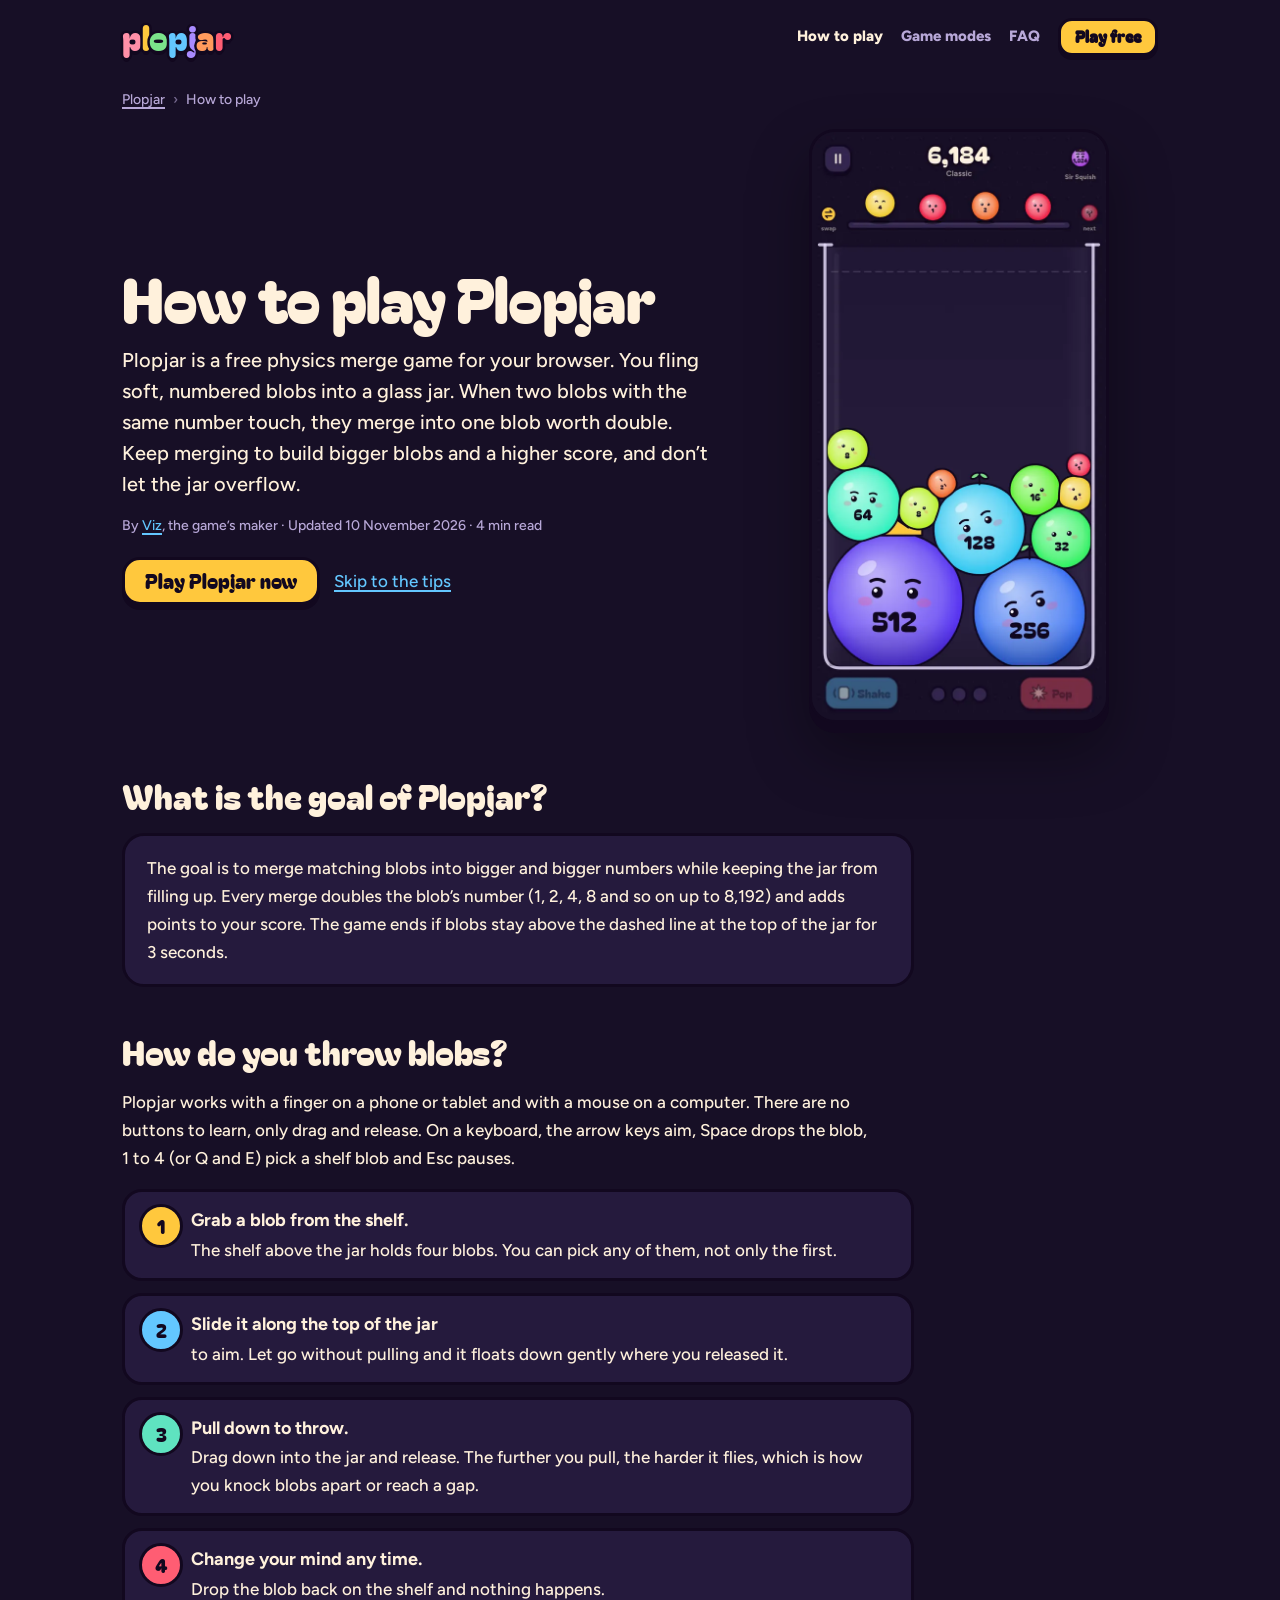
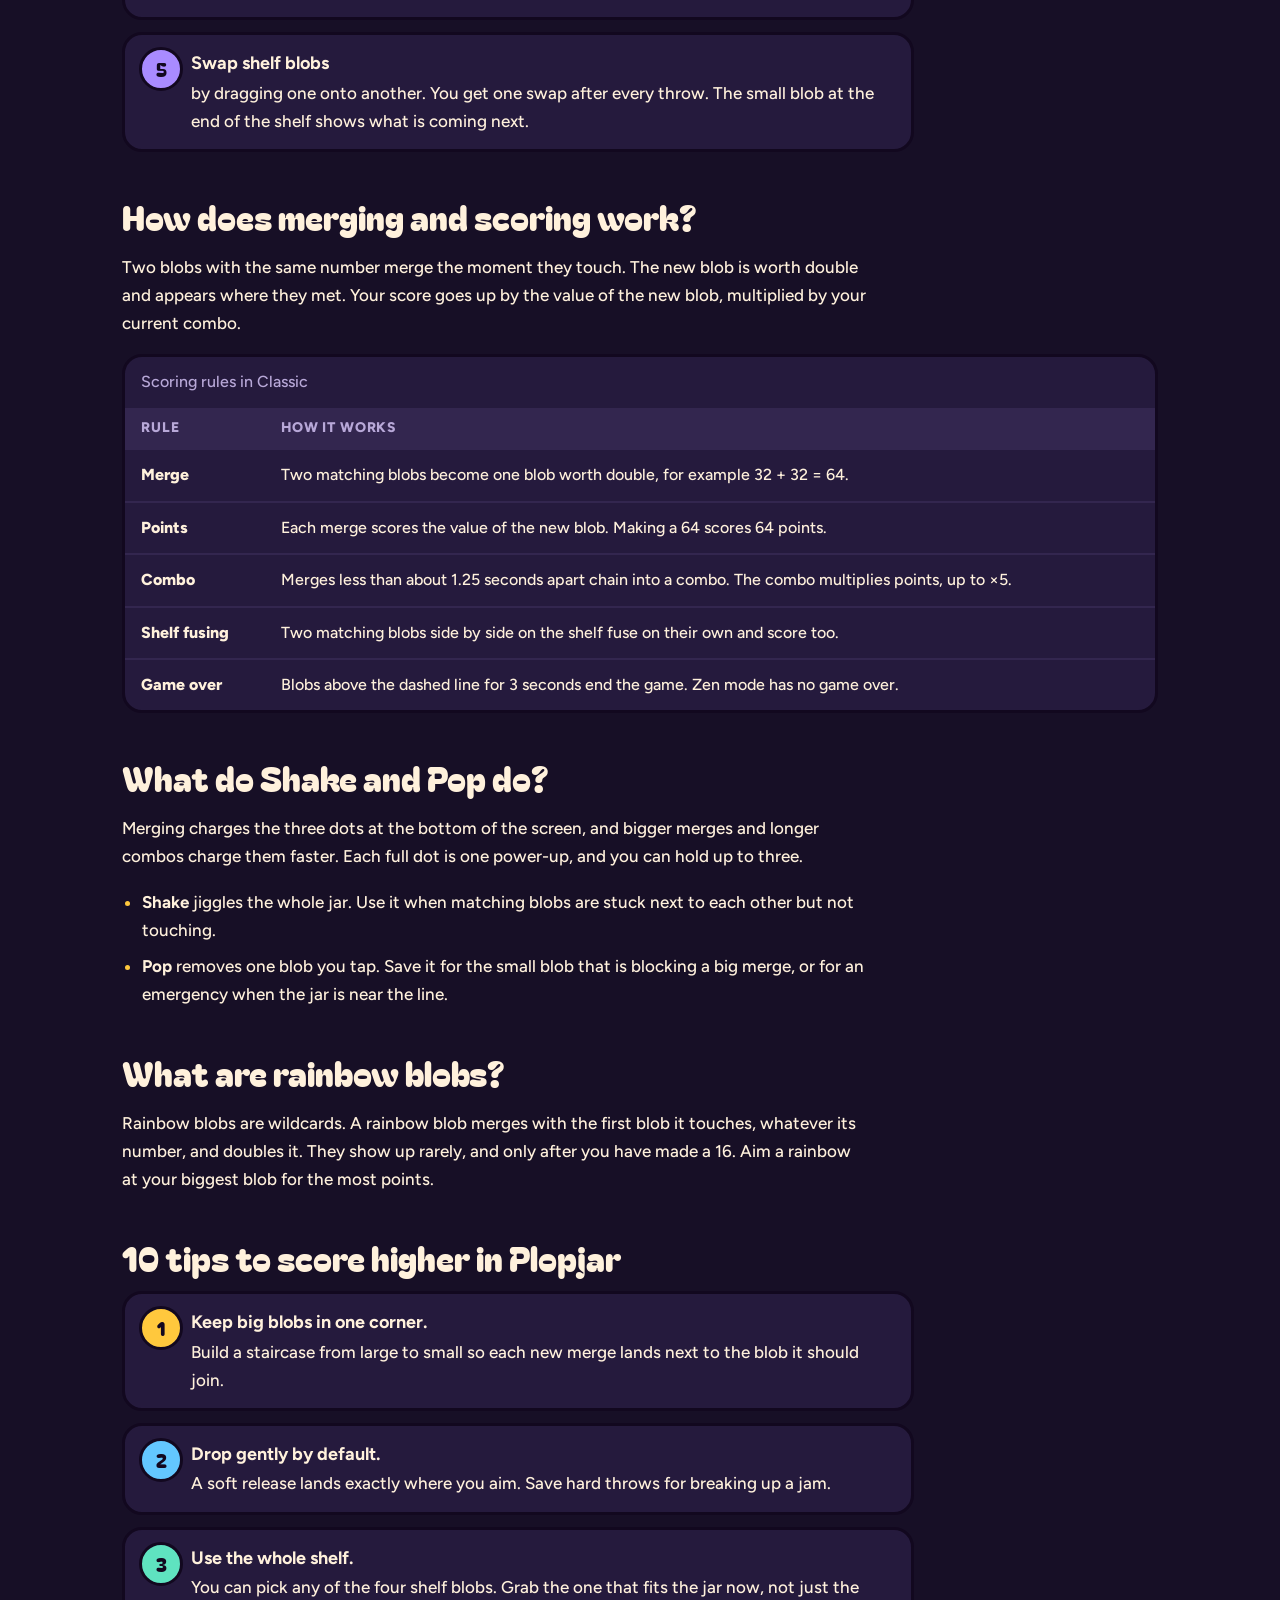
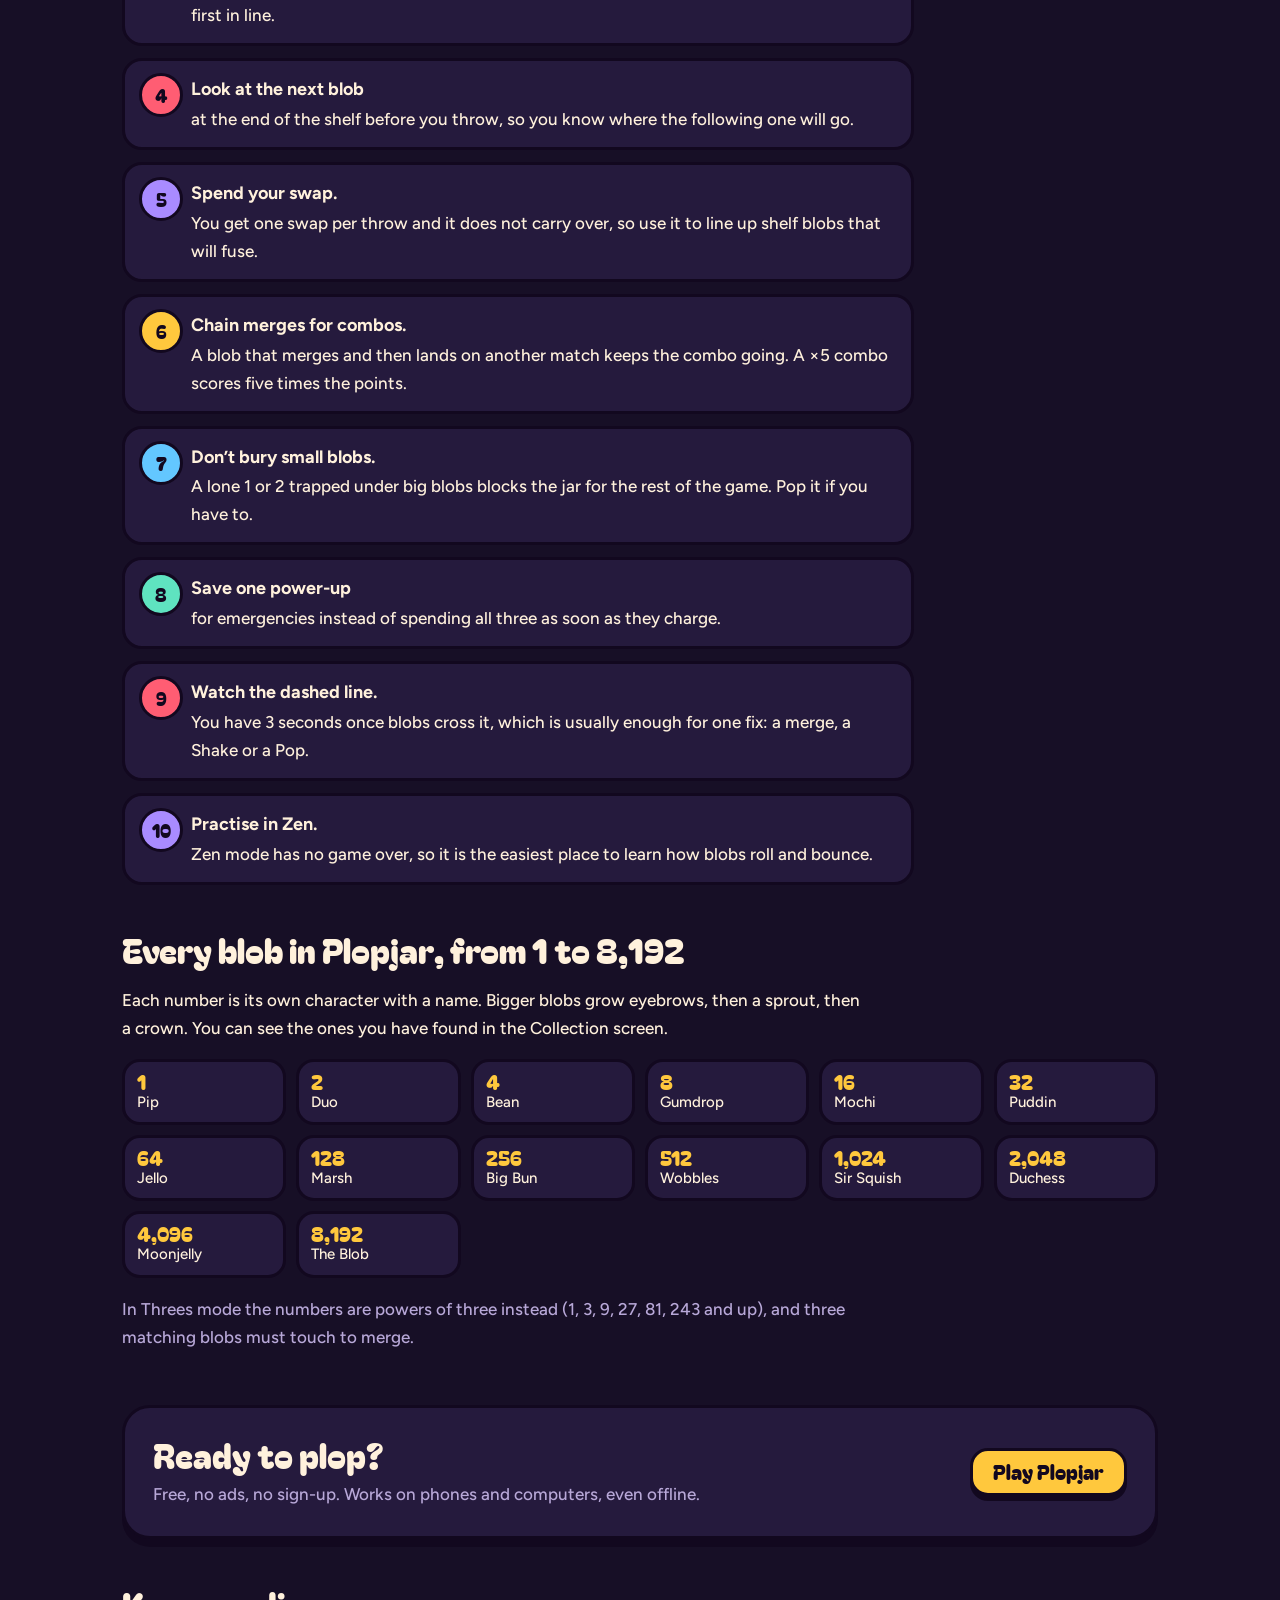
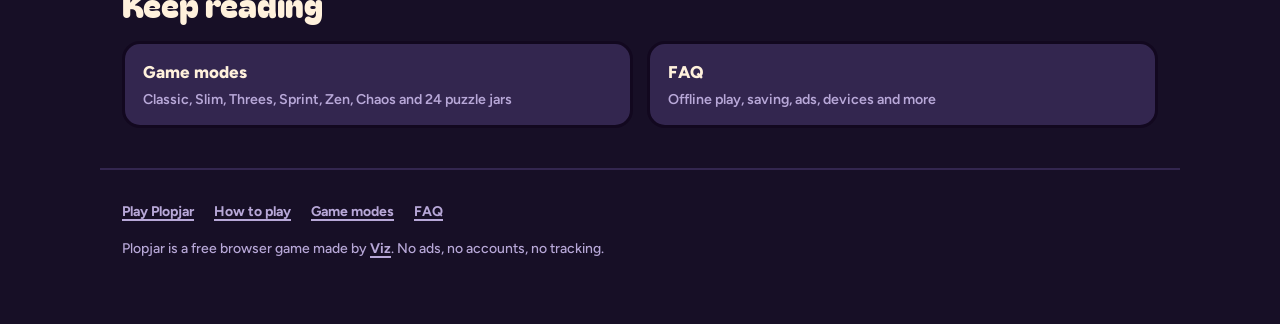
<file: how-to-play/index.html>
<!doctype html>
<html lang="en">
<head>
<meta charset="utf-8">
<meta name="viewport" content="width=device-width,initial-scale=1">
<title>How to Play Plopjar: Rules, Controls and Tips to Score Higher</title>
<meta name="description" content="How to play Plopjar, the free number merge game: controls, merges and combos, power-ups, rainbow blobs, every blob from 1 to 8,192 and 10 tips to score higher.">
<meta name="robots" content="index,follow,max-image-preview:large">
<meta name="theme-color" content="#170F26">
<link rel="canonical" href="https://plopjar.viztf.lol/how-to-play/">
<meta property="og:type" content="article">
<meta property="og:site_name" content="Plopjar">
<meta property="og:locale" content="en_US">
<meta property="og:title" content="How to play Plopjar: rules, controls and tips">
<meta property="og:description" content="Fling blobs, merge matching numbers, chain combos. Everything you need to score higher in Plopjar.">
<meta property="og:url" content="https://plopjar.viztf.lol/how-to-play/">
<meta property="og:image" content="https://plopjar.viztf.lol/og/how-to-play.png">
<meta property="og:image:type" content="image/png">
<meta property="og:image:width" content="1200">
<meta property="og:image:height" content="630">
<meta property="og:image:alt" content="How to play Plopjar: grab a blob, fling it into the jar, matching numbers merge and double">
<meta property="article:modified_time" content="2026-11-10">
<meta name="twitter:card" content="summary_large_image">
<meta name="twitter:title" content="How to play Plopjar: rules, controls and tips">
<meta name="twitter:description" content="Fling blobs, merge matching numbers, chain combos. Everything you need to score higher in Plopjar.">
<meta name="twitter:image" content="https://plopjar.viztf.lol/og/how-to-play.png">
<meta name="twitter:image:alt" content="How to play Plopjar: grab a blob, fling it into the jar, matching numbers merge and double">
<link rel="icon" href="/icon.svg" type="image/svg+xml">
<link rel="apple-touch-icon" href="/icon-180.png">
<link rel="manifest" href="/manifest.webmanifest">
<link rel="preload" href="/fonts/bagel-fat-one-latin.woff2" as="font" type="font/woff2" crossorigin>
<link rel="stylesheet" href="/site.css">
<script type="application/ld+json">
{"@context":"https://schema.org","@graph":[
{"@type":"Article","@id":"https://plopjar.viztf.lol/how-to-play/#article","headline":"How to play Plopjar: rules, controls and tips to score higher",
"description":"Controls, merge and combo rules, power-ups, rainbow blobs, the full blob ladder and strategy tips for Plopjar, a free number merge game for the browser.",
"url":"https://plopjar.viztf.lol/how-to-play/","mainEntityOfPage":"https://plopjar.viztf.lol/how-to-play/",
"image":["https://plopjar.viztf.lol/og/how-to-play.png","https://plopjar.viztf.lol/img/play.webp"],
"datePublished":"2026-11-10","dateModified":"2026-11-10","inLanguage":"en",
"author":{"@id":"https://viztf.lol/#person"},"publisher":{"@id":"https://viztf.lol/#person"},
"about":{"@id":"https://plopjar.viztf.lol/#game"},"isPartOf":{"@id":"https://plopjar.viztf.lol/#website"}},
{"@type":"Person","@id":"https://viztf.lol/#person","name":"Viz","url":"https://viztf.lol"},
{"@type":"BreadcrumbList","itemListElement":[
{"@type":"ListItem","position":1,"name":"Plopjar","item":"https://plopjar.viztf.lol/"},
{"@type":"ListItem","position":2,"name":"How to play","item":"https://plopjar.viztf.lol/how-to-play/"}]}
]}
</script>
</head>
<body>
<a class="skip" href="#main">Skip to content</a>
<header class="top">
  <a class="brand" href="/" aria-label="Plopjar home"><span style="--c:#FF8FA8">p</span><span style="--c:#FFC83D">l</span><span style="--c:#7BE38A">o</span><span style="--c:#63C7FF">p</span><span style="--c:#A98BFF">j</span><span style="--c:#FF9A5C">a</span><span style="--c:#FF5D73">r</span></a>
  <nav aria-label="Main">
    <a href="/how-to-play/" aria-current="page">How to play</a>
    <a href="/game-modes/">Game modes</a>
    <a href="/faq/">FAQ</a>
    <a class="gum sm" href="/">Play free</a>
  </nav>
</header>

<main id="main">
  <nav class="crumbs" aria-label="Breadcrumb"><ol><li><a href="/">Plopjar</a></li><li aria-current="page">How to play</li></ol></nav>

  <section class="hero">
    <div>
      <h1>How to play Plopjar</h1>
      <p class="lede">Plopjar is a free physics merge game for your browser. You fling soft, numbered blobs into a glass jar. When two blobs with the same number touch, they merge into one blob worth double. Keep merging to build bigger blobs and a higher score, and don’t let the jar overflow.</p>
      <p class="meta">By <a href="https://viztf.lol" rel="me">Viz</a>, the game’s maker · Updated <time datetime="2026-11-10">10 November 2026</time> · 4 min read</p>
      <div class="ctas"><a class="gum" href="/">Play Plopjar now</a><a href="#tips">Skip to the tips</a></div>
    </div>
    <figure>
      <img src="/img/play.webp" width="300" height="600" alt="A Plopjar game in progress: numbered blobs from 1 to 512 stacked in a glass jar, with a score of 6,184 at the top" fetchpriority="high">
    </figure>
  </section>

  <h2 id="goal">What is the goal of Plopjar?</h2>
  <div class="answer"><p>The goal is to merge matching blobs into bigger and bigger numbers while keeping the jar from filling up. Every merge doubles the blob’s number (1, 2, 4, 8 and so on up to 8,192) and adds points to your score. The game ends if blobs stay above the dashed line at the top of the jar for 3 seconds.</p></div>

  <h2 id="controls">How do you throw blobs?</h2>
  <p>Plopjar works with a finger on a phone or tablet and with a mouse on a computer. There are no buttons to learn, only drag and release. On a keyboard, the arrow keys aim, Space drops the blob, 1 to 4 (or Q and E) pick a shelf blob and Esc pauses.</p>
  <ol class="steps">
    <li><b>Grab a blob from the shelf.</b> The shelf above the jar holds four blobs. You can pick any of them, not only the first.</li>
    <li><b>Slide it along the top of the jar</b> to aim. Let go without pulling and it floats down gently where you released it.</li>
    <li><b>Pull down to throw.</b> Drag down into the jar and release. The further you pull, the harder it flies, which is how you knock blobs apart or reach a gap.</li>
    <li><b>Change your mind any time.</b> Drop the blob back on the shelf and nothing happens.</li>
    <li><b>Swap shelf blobs</b> by dragging one onto another. You get one swap after every throw. The small blob at the end of the shelf shows what is coming next.</li>
  </ol>

  <h2 id="merging">How does merging and scoring work?</h2>
  <p>Two blobs with the same number merge the moment they touch. The new blob is worth double and appears where they met. Your score goes up by the value of the new blob, multiplied by your current combo.</p>
  <div class="table-wrap"><table>
    <caption class="mute" style="text-align:left;padding:12px 16px">Scoring rules in Classic</caption>
    <thead><tr><th scope="col">Rule</th><th scope="col">How it works</th></tr></thead>
    <tbody>
      <tr><th scope="row">Merge</th><td>Two matching blobs become one blob worth double, for example 32 + 32 = 64.</td></tr>
      <tr><th scope="row">Points</th><td>Each merge scores the value of the new blob. Making a 64 scores 64 points.</td></tr>
      <tr><th scope="row">Combo</th><td>Merges less than about 1.25 seconds apart chain into a combo. The combo multiplies points, up to ×5.</td></tr>
      <tr><th scope="row">Shelf fusing</th><td>Two matching blobs side by side on the shelf fuse on their own and score too.</td></tr>
      <tr><th scope="row">Game over</th><td>Blobs above the dashed line for 3 seconds end the game. Zen mode has no game over.</td></tr>
    </tbody>
  </table></div>

  <h2 id="power-ups">What do Shake and Pop do?</h2>
  <p>Merging charges the three dots at the bottom of the screen, and bigger merges and longer combos charge them faster. Each full dot is one power-up, and you can hold up to three.</p>
  <ul class="tips">
    <li><b>Shake</b> jiggles the whole jar. Use it when matching blobs are stuck next to each other but not touching.</li>
    <li><b>Pop</b> removes one blob you tap. Save it for the small blob that is blocking a big merge, or for an emergency when the jar is near the line.</li>
  </ul>

  <h2 id="rainbow">What are rainbow blobs?</h2>
  <p>Rainbow blobs are wildcards. A rainbow blob merges with the first blob it touches, whatever its number, and doubles it. They show up rarely, and only after you have made a 16. Aim a rainbow at your biggest blob for the most points.</p>

  <h2 id="tips">10 tips to score higher in Plopjar</h2>
  <ol class="steps">
    <li><b>Keep big blobs in one corner.</b> Build a staircase from large to small so each new merge lands next to the blob it should join.</li>
    <li><b>Drop gently by default.</b> A soft release lands exactly where you aim. Save hard throws for breaking up a jam.</li>
    <li><b>Use the whole shelf.</b> You can pick any of the four shelf blobs. Grab the one that fits the jar now, not just the first in line.</li>
    <li><b>Look at the next blob</b> at the end of the shelf before you throw, so you know where the following one will go.</li>
    <li><b>Spend your swap.</b> You get one swap per throw and it does not carry over, so use it to line up shelf blobs that will fuse.</li>
    <li><b>Chain merges for combos.</b> A blob that merges and then lands on another match keeps the combo going. A ×5 combo scores five times the points.</li>
    <li><b>Don’t bury small blobs.</b> A lone 1 or 2 trapped under big blobs blocks the jar for the rest of the game. Pop it if you have to.</li>
    <li><b>Save one power-up</b> for emergencies instead of spending all three as soon as they charge.</li>
    <li><b>Watch the dashed line.</b> You have 3 seconds once blobs cross it, which is usually enough for one fix: a merge, a Shake or a Pop.</li>
    <li><b>Practise in Zen.</b> Zen mode has no game over, so it is the easiest place to learn how blobs roll and bounce.</li>
  </ol>

  <h2 id="blobs">Every blob in Plopjar, from 1 to 8,192</h2>
  <p>Each number is its own character with a name. Bigger blobs grow eyebrows, then a sprout, then a crown. You can see the ones you have found in the Collection screen.</p>
  <ul class="blobs">
    <li><b>1</b>Pip</li><li><b>2</b>Duo</li><li><b>4</b>Bean</li><li><b>8</b>Gumdrop</li><li><b>16</b>Mochi</li><li><b>32</b>Puddin</li><li><b>64</b>Jello</li>
    <li><b>128</b>Marsh</li><li><b>256</b>Big Bun</li><li><b>512</b>Wobbles</li><li><b>1,024</b>Sir Squish</li><li><b>2,048</b>Duchess</li><li><b>4,096</b>Moonjelly</li><li><b>8,192</b>The Blob</li>
  </ul>
  <p class="mute">In Threes mode the numbers are powers of three instead (1, 3, 9, 27, 81, 243 and up), and three matching blobs must touch to merge.</p>

  <section class="band">
    <div><h2>Ready to plop?</h2><p>Free, no ads, no sign-up. Works on phones and computers, even offline.</p></div>
    <a class="gum" href="/">Play Plopjar</a>
  </section>

  <h2>Keep reading</h2>
  <ul class="next">
    <li><a href="/game-modes/">Game modes<small>Classic, Slim, Threes, Sprint, Zen, Chaos and 24 puzzle jars</small></a></li>
    <li><a href="/faq/">FAQ<small>Offline play, saving, ads, devices and more</small></a></li>
  </ul>
</main>

<footer>
  <nav aria-label="Footer"><a href="/">Play Plopjar</a><a href="/how-to-play/">How to play</a><a href="/game-modes/">Game modes</a><a href="/faq/">FAQ</a></nav>
  <p>Plopjar is a free browser game made by <a href="https://viztf.lol" rel="me">Viz</a>. No ads, no accounts, no tracking.</p>
</footer>
</body>
</html>
</file>
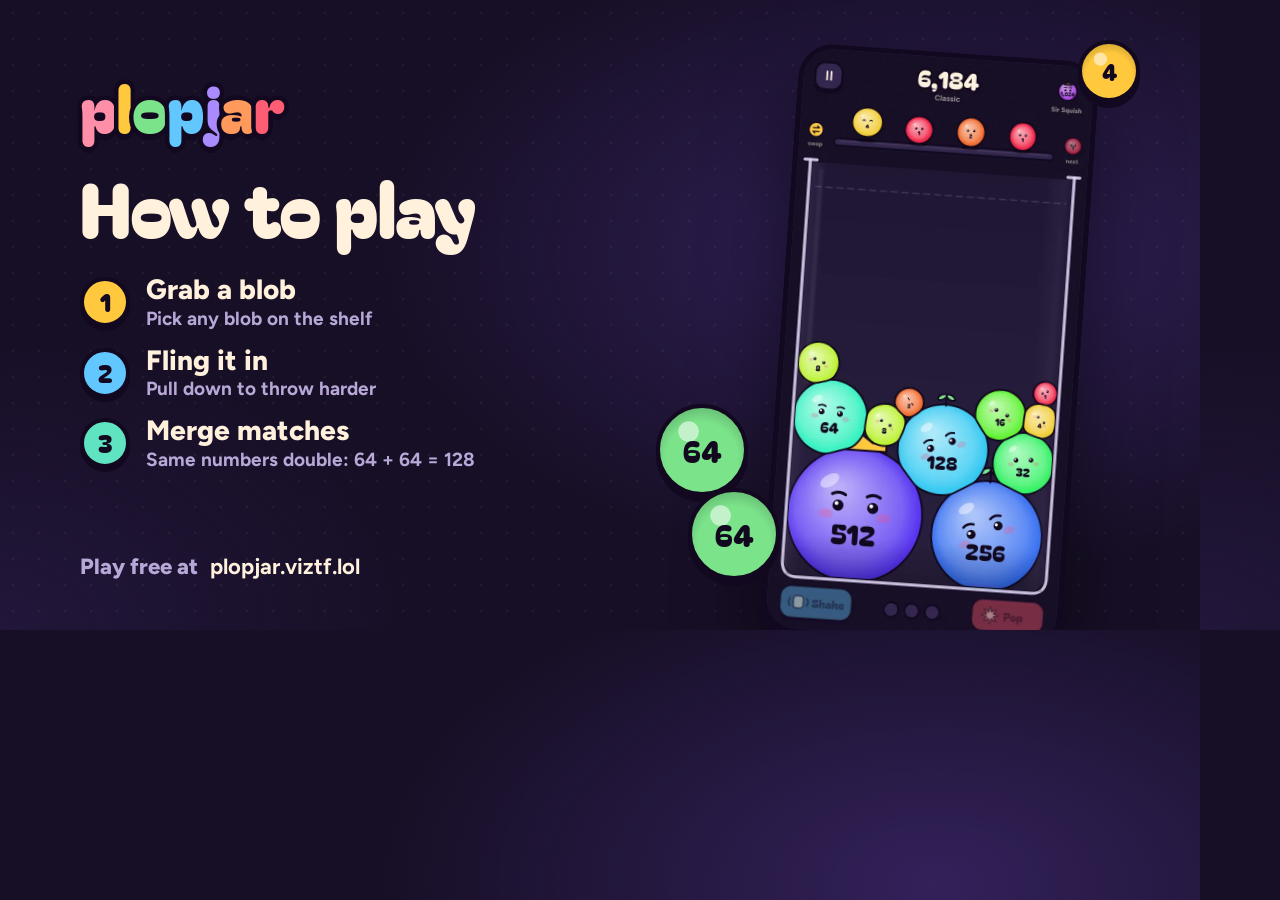
<file: tools/og/og.html>
<!doctype html>
<!-- Open Graph card template, rendered to /og/*.png by tools/og/render.mjs. Pick a card with ?card=how-to-play|game-modes|faq -->
<html lang="en">
<head>
<meta charset="utf-8">
<style>
@font-face{font-family:"Bagel Fat One";src:url(../../fonts/bagel-fat-one-latin.woff2) format("woff2")}
@font-face{font-family:Figtree;font-weight:300 900;src:url(../../fonts/figtree-latin.woff2) format("woff2")}
:root{--bg:#170F26;--ink:#12081F;--cream:#FFF1DC;--mute:#B8A8D8;--sheet:#251A3D;--well:#33264F;
  --yolk:#FFC83D;--sky:#63C7FF;--grape:#A98BFF;--cherry:#FF5D73;--mint:#5FE3C0;--d:"Bagel Fat One";--b:Figtree}
*{box-sizing:border-box}
html,body{margin:0;width:1200px;height:630px;overflow:hidden}
body{background:radial-gradient(900px 520px at 78% 40%,#33215a 0%,transparent 62%),radial-gradient(700px 500px at 0% 100%,#22163a 0%,transparent 60%),var(--bg);
  color:var(--cream);font-family:var(--b);position:relative}
body::before{content:"";position:absolute;inset:0;background-image:radial-gradient(rgba(255,241,220,.05) 1.5px,transparent 1.6px);background-size:26px 26px}
.card{display:none;position:absolute;inset:0}
.card.on{display:block}
.logo{display:flex;font:400 64px/1 var(--d);letter-spacing:-.01em}
.logo span{color:var(--c);-webkit-text-stroke:9px var(--ink);paint-order:stroke fill;text-shadow:0 6px 0 var(--ink)}
.left{position:absolute;left:80px;top:74px;width:600px}
.kicker{margin-top:34px;font:800 22px/1 var(--b);letter-spacing:.14em;text-transform:uppercase;color:var(--yolk)}
h1{font:400 76px/1 var(--d);margin:14px 0 0;letter-spacing:-.01em}
.sub{margin-top:18px;font:700 27px/1.3 var(--b);color:var(--mute);max-width:560px}
.url{position:absolute;left:80px;bottom:52px;font:800 22px/1 var(--b);color:var(--mute);display:flex;gap:12px;align-items:center}
.url b{color:var(--cream)}
.phone{position:absolute;border-radius:34px;border:5px solid var(--ink);box-shadow:0 14px 0 var(--ink),0 40px 80px rgba(0,0,0,.5);overflow:hidden;background:var(--sheet)}
.phone img{display:block;width:100%}
.steps{display:flex;flex-direction:column;gap:14px;margin-top:30px}
.step{display:flex;align-items:center;gap:16px;font:800 28px/1.1 var(--b)}
.step i{flex:none;width:50px;height:50px;border-radius:50%;background:var(--c);border:4px solid var(--ink);display:grid;place-items:center;
  font:400 24px/1 var(--d);font-style:normal;color:var(--ink);box-shadow:0 4px 0 var(--ink)}
.step small{display:block;font:700 19px/1.2 var(--b);color:var(--mute);margin-top:3px}
.chips{display:flex;flex-wrap:wrap;gap:12px;margin-top:30px;max-width:600px}
.chip{background:var(--c);color:var(--ink);border:4px solid var(--ink);border-radius:999px;padding:10px 20px;font:400 26px/1 var(--d);box-shadow:0 5px 0 var(--ink)}
.blob{position:absolute;border-radius:50%;border:4px solid var(--ink);display:grid;place-items:center;font:400 var(--fs,28px)/1 var(--d);color:var(--ink);
  background:radial-gradient(circle at 34% 28%,rgba(255,255,255,.55) 0 12%,transparent 13%),radial-gradient(circle at 50% 60%,var(--c) 55%,color-mix(in srgb,var(--c) 70%,#000) 100%);
  box-shadow:0 6px 0 var(--ink)}
.label{position:absolute;font:400 26px/1 var(--d);color:var(--cream);-webkit-text-stroke:6px var(--ink);paint-order:stroke fill;text-align:center;width:220px}
</style>
</head>
<body>
<!-- How to play -->
<section class="card" id="how-to-play">
  <div class="left">
    <div class="logo"><span style="--c:#FF8FA8">p</span><span style="--c:#FFC83D">l</span><span style="--c:#7BE38A">o</span><span style="--c:#63C7FF">p</span><span style="--c:#A98BFF">j</span><span style="--c:#FF9A5C">a</span><span style="--c:#FF5D73">r</span></div>
    <h1 style="margin-top:30px">How to play</h1>
    <div class="steps">
      <div class="step"><i style="--c:var(--yolk)">1</i><div>Grab a blob<small>Pick any blob on the shelf</small></div></div>
      <div class="step"><i style="--c:var(--sky)">2</i><div>Fling it in<small>Pull down to throw harder</small></div></div>
      <div class="step"><i style="--c:var(--mint)">3</i><div>Merge matches<small>Same numbers double: 64 + 64 = 128</small></div></div>
    </div>
  </div>
  <div class="phone" style="right:120px;top:52px;width:300px;transform:rotate(4deg)"><img src="../../img/play.webp" alt=""></div>
  <div class="blob" style="--c:#7BE38A;--fs:30px;width:92px;height:92px;right:452px;top:404px">64</div>
  <div class="blob" style="--c:#7BE38A;--fs:30px;width:92px;height:92px;right:420px;top:488px">64</div>
  <div class="blob" style="--c:#FFC83D;--fs:22px;width:62px;height:62px;right:60px;top:40px">4</div>
</section>

<!-- Game modes -->
<section class="card" id="game-modes">
  <div class="left" style="width:520px">
    <div class="logo"><span style="--c:#FF8FA8">p</span><span style="--c:#FFC83D">l</span><span style="--c:#7BE38A">o</span><span style="--c:#63C7FF">p</span><span style="--c:#A98BFF">j</span><span style="--c:#FF9A5C">a</span><span style="--c:#FF5D73">r</span></div>
    <div class="kicker">Game modes</div>
    <h1 style="font-size:70px">6 modes.<br>24 puzzle jars.</h1>
    <div class="sub">Classic, Slim, Threes, Sprint, Zen, Chaos and a new Daily jar every day.</div>
  </div>
  <div class="phone" style="left:610px;top:96px;width:200px;transform:rotate(-7deg)"><img src="../../img/slim.webp" alt=""></div>
  <div class="phone" style="left:930px;top:96px;width:200px;transform:rotate(7deg)"><img src="../../img/threes.webp" alt=""></div>
  <div class="phone" style="left:766px;top:58px;width:220px;z-index:2"><img src="../../img/play.webp" alt=""></div>
  <div class="label" style="left:600px;top:540px;transform:rotate(-7deg)">Slim</div>
  <div class="label" style="left:766px;top:532px;z-index:3">Classic</div>
  <div class="label" style="left:920px;top:540px;transform:rotate(7deg)">Threes</div>
</section>

<!-- FAQ -->
<section class="card" id="faq">
  <div class="left">
    <div class="logo"><span style="--c:#FF8FA8">p</span><span style="--c:#FFC83D">l</span><span style="--c:#7BE38A">o</span><span style="--c:#63C7FF">p</span><span style="--c:#A98BFF">j</span><span style="--c:#FF9A5C">a</span><span style="--c:#FF5D73">r</span></div>
    <div class="kicker">Questions, answered</div>
    <h1>Plopjar FAQ</h1>
    <div class="chips">
      <span class="chip" style="--c:var(--yolk)">Free</span>
      <span class="chip" style="--c:var(--mint)">Works offline</span>
      <span class="chip" style="--c:var(--cherry)">No ads</span>
      <span class="chip" style="--c:var(--sky)">Any device</span>
      <span class="chip" style="--c:var(--grape)">No sign-up</span>
    </div>
  </div>
  <div class="phone" style="right:110px;top:52px;width:300px;transform:rotate(-4deg)"><img src="../../img/menu.webp" alt=""></div>
  <div class="blob" style="--c:#63C7FF;--fs:56px;width:130px;height:130px;right:40px;top:400px">?</div>
  <div class="blob" style="--c:#FF8FA8;--fs:24px;width:70px;height:70px;right:420px;top:60px">2</div>
</section>

<div class="url" id="url">Play free at <b>plopjar.viztf.lol</b></div>
<script>
const id = new URLSearchParams(location.search).get('card') || 'how-to-play';
document.getElementById(id).classList.add('on');
</script>
</body>
</html>
</file>
<file: site.css>
/* Shared styles for the Plopjar guide pages (how to play, game modes, FAQ). The game itself lives in index.html. */
@font-face{font-family:"Bagel Fat One";font-style:normal;font-weight:400;font-display:swap;src:url(/fonts/bagel-fat-one-latin.woff2) format("woff2")}
@font-face{font-family:Figtree;font-style:normal;font-weight:300 900;font-display:swap;src:url(/fonts/figtree-latin.woff2) format("woff2")}
:root{
  --bg:#170F26; --sheet:#251A3D; --well:#33264F; --ink:#12081F; --cream:#FFF1DC; --mute:#B8A8D8;
  --yolk:#FFC83D; --sky:#63C7FF; --grape:#A98BFF; --cherry:#FF5D73; --mint:#5FE3C0; --orange:#FF9A5C;
  --d:"Bagel Fat One",ui-rounded,system-ui,sans-serif; --b:Figtree,ui-rounded,system-ui,sans-serif;
  color-scheme:dark;
}
*{box-sizing:border-box}
html{background:var(--bg);-webkit-text-size-adjust:100%}
body{margin:0;color:var(--cream);font:500 17px/1.65 var(--b);
  background:radial-gradient(1200px 600px at 85% -10%,#2d1f4d 0%,transparent 60%),var(--bg);min-height:100vh}
a{color:var(--sky);text-underline-offset:3px;text-decoration-thickness:2px}
a:hover{color:var(--cream)}
:focus-visible{outline:3px solid var(--cream);outline-offset:3px;border-radius:6px}
img{max-width:100%;height:auto}

.skip{position:absolute;left:-999px;top:8px;background:var(--yolk);color:var(--ink);padding:8px 14px;border-radius:10px;font-weight:800}
.skip:focus{left:8px}

.top{max-width:1080px;margin:0 auto;padding:18px 22px;display:flex;align-items:center;gap:18px;flex-wrap:wrap}
.brand{font:400 34px/1 var(--d);text-decoration:none;display:inline-flex;letter-spacing:-.01em}
.brand span{color:var(--c);-webkit-text-stroke:5px var(--ink);paint-order:stroke fill;text-shadow:0 4px 0 var(--ink)}
.top nav{display:flex;gap:4px 18px;flex-wrap:wrap;margin-left:auto;align-items:center}
.top nav a{color:var(--mute);font-weight:800;text-decoration:none;font-size:15px}
.top nav a:hover,.top nav a[aria-current=page]{color:var(--cream)}
.top nav a.gum,.top nav a.gum:hover{color:var(--ink)}

.gum{display:inline-block;border:3px solid var(--ink);background:var(--c,var(--yolk));color:var(--ink);border-radius:18px;
  padding:10px 20px;font:400 20px/1.1 var(--d);text-decoration:none;box-shadow:0 5px 0 var(--ink);transition:transform .12s}
.gum:hover{color:var(--ink);transform:translateY(-2px)}
.gum:active{transform:translateY(3px);box-shadow:0 2px 0 var(--ink)}
.gum.sm{font-size:16px;padding:7px 14px;border-radius:14px;box-shadow:0 4px 0 var(--ink)}

main{max-width:1080px;margin:0 auto;padding:8px 22px 40px}
.crumbs{font-size:14px;color:var(--mute);margin:6px 0 0}
.crumbs ol{list-style:none;margin:0;padding:0;display:flex;gap:8px;flex-wrap:wrap}
.crumbs li+li::before{content:"›";margin-right:8px;opacity:.6}
.crumbs a{color:var(--mute)}

.hero{display:grid;grid-template-columns:minmax(0,1.5fr) minmax(0,1fr);gap:40px;align-items:center;margin:18px 0 26px}
.hero figure{margin:0;justify-self:center}
.hero img,.shot{border-radius:26px;border:3px solid var(--ink);box-shadow:0 10px 0 var(--ink),0 30px 60px rgba(0,0,0,.35);background:var(--sheet)}
.hero img{width:300px}
h1{font:400 clamp(38px,6vw,62px)/1.02 var(--d);margin:12px 0 16px;letter-spacing:-.01em;text-wrap:balance}
h2{font:400 clamp(26px,3.6vw,34px)/1.12 var(--d);margin:46px 0 12px;text-wrap:balance}
h3{font:800 20px/1.3 var(--b);margin:26px 0 6px}
.lede{font-size:20px;line-height:1.55;color:var(--cream);margin:0 0 14px;max-width:60ch}
.meta{color:var(--mute);font-size:14px;margin:0 0 18px}
p,li{max-width:68ch}
.mute{color:var(--mute)}
.ctas{display:flex;gap:14px;flex-wrap:wrap;align-items:center;margin-top:20px}

.answer{background:var(--sheet);border:3px solid var(--ink);border-radius:22px;padding:18px 22px;margin:18px 0;max-width:72ch}
.answer p{margin:0}

ol.steps{counter-reset:s;list-style:none;padding:0;margin:14px 0;display:grid;gap:12px}
ol.steps>li{counter-increment:s;position:relative;padding:14px 18px 14px 66px;background:var(--sheet);border-radius:20px;border:3px solid var(--ink);max-width:72ch}
ol.steps>li::before{content:counter(s);position:absolute;left:14px;top:12px;width:38px;height:38px;border-radius:50%;
  background:var(--c,var(--yolk));color:var(--ink);border:3px solid var(--ink);display:grid;place-items:center;font:400 18px/1 var(--d)}
ol.steps>li:nth-child(5n+2){--c:var(--sky)} ol.steps>li:nth-child(5n+3){--c:var(--mint)}
ol.steps>li:nth-child(5n+4){--c:var(--cherry)} ol.steps>li:nth-child(5n+5){--c:var(--grape)}
ol.steps b{display:block;font-size:18px}

ul.tips{padding-left:1.2em} ul.tips li{margin:8px 0} ul.tips li::marker{color:var(--yolk)}

.table-wrap{overflow-x:auto;margin:16px 0;border-radius:20px;border:3px solid var(--ink);background:var(--sheet)}
table{border-collapse:collapse;width:100%;min-width:560px;font-size:16px}
th,td{text-align:left;padding:12px 16px;vertical-align:top;border-bottom:2px solid var(--well)}
thead th{font:800 14px/1.2 var(--b);text-transform:uppercase;letter-spacing:.06em;color:var(--mute);background:var(--well)}
tbody tr:last-child td,tbody tr:last-child th{border-bottom:0}
tbody th{font-weight:800;white-space:nowrap}
.dot{display:inline-block;width:12px;height:12px;border-radius:50%;background:var(--c);border:2px solid var(--ink);margin-right:8px;vertical-align:-1px}

.cards{display:grid;grid-template-columns:repeat(auto-fit,minmax(250px,1fr));gap:16px;margin:16px 0}
.card{background:var(--sheet);border:3px solid var(--ink);border-radius:22px;padding:18px 20px;box-shadow:0 6px 0 var(--ink)}
.card h3{margin-top:0;font:400 24px/1.1 var(--d);color:var(--c,var(--cream))}
.card p{margin:8px 0 0}
.card .tagline{color:var(--mute);font-weight:700;font-size:15px;margin-top:2px}

.gallery{display:flex;gap:22px;flex-wrap:wrap;margin:22px 0}
.gallery figure{margin:0;width:220px}
.gallery figcaption{color:var(--mute);font-size:14px;margin-top:12px;text-align:center}

.blobs{display:grid;grid-template-columns:repeat(auto-fill,minmax(150px,1fr));gap:10px;margin:16px 0;padding:0;list-style:none}
.blobs li{background:var(--sheet);border:3px solid var(--ink);border-radius:18px;padding:10px 12px;font-size:15px;line-height:1.35}
.blobs b{font:400 20px/1 var(--d);display:block;color:var(--yolk)}

details{background:var(--sheet);border:3px solid var(--ink);border-radius:20px;margin:12px 0;max-width:78ch}
summary{cursor:pointer;list-style:none;padding:16px 52px 16px 20px;font:800 19px/1.35 var(--b);position:relative}
summary::-webkit-details-marker{display:none}
summary::after{content:"+";position:absolute;right:18px;top:12px;font:400 26px/1 var(--d);color:var(--yolk)}
details[open] summary::after{content:"–"}
details>div{padding:0 20px 16px}
details>div p:first-child{margin-top:0}
.faq-group{margin-top:34px}

.band{margin:54px 0 0;background:var(--sheet);border:3px solid var(--ink);border-radius:28px;padding:28px;display:flex;gap:20px;align-items:center;justify-content:space-between;flex-wrap:wrap;box-shadow:0 8px 0 var(--ink)}
.band h2{margin:0}
.band p{margin:6px 0 0;color:var(--mute)}

.next{display:grid;grid-template-columns:repeat(auto-fit,minmax(220px,1fr));gap:14px;margin:18px 0 0;padding:0;list-style:none}
.next a{display:block;background:var(--well);border-radius:18px;padding:14px 18px;text-decoration:none;color:var(--cream);font-weight:800;border:3px solid var(--ink)}
.next a small{display:block;color:var(--mute);font-weight:600;margin-top:2px}
.next a:hover{background:#3d2f5e}

footer{max-width:1080px;margin:0 auto;padding:30px 22px 50px;color:var(--mute);font-size:14px;border-top:2px solid var(--well)}
footer nav{display:flex;gap:8px 20px;flex-wrap:wrap;margin-bottom:10px}
footer a{color:var(--mute);font-weight:700}

@media (max-width:760px){
  body{font-size:16px}
  .hero{grid-template-columns:1fr;gap:20px}
  .hero img{width:240px}
  .top nav{margin-left:0;width:100%}
  .gallery figure{width:calc(50% - 11px)}
}
@media (prefers-reduced-motion:reduce){.gum{transition:none}}
</file>
